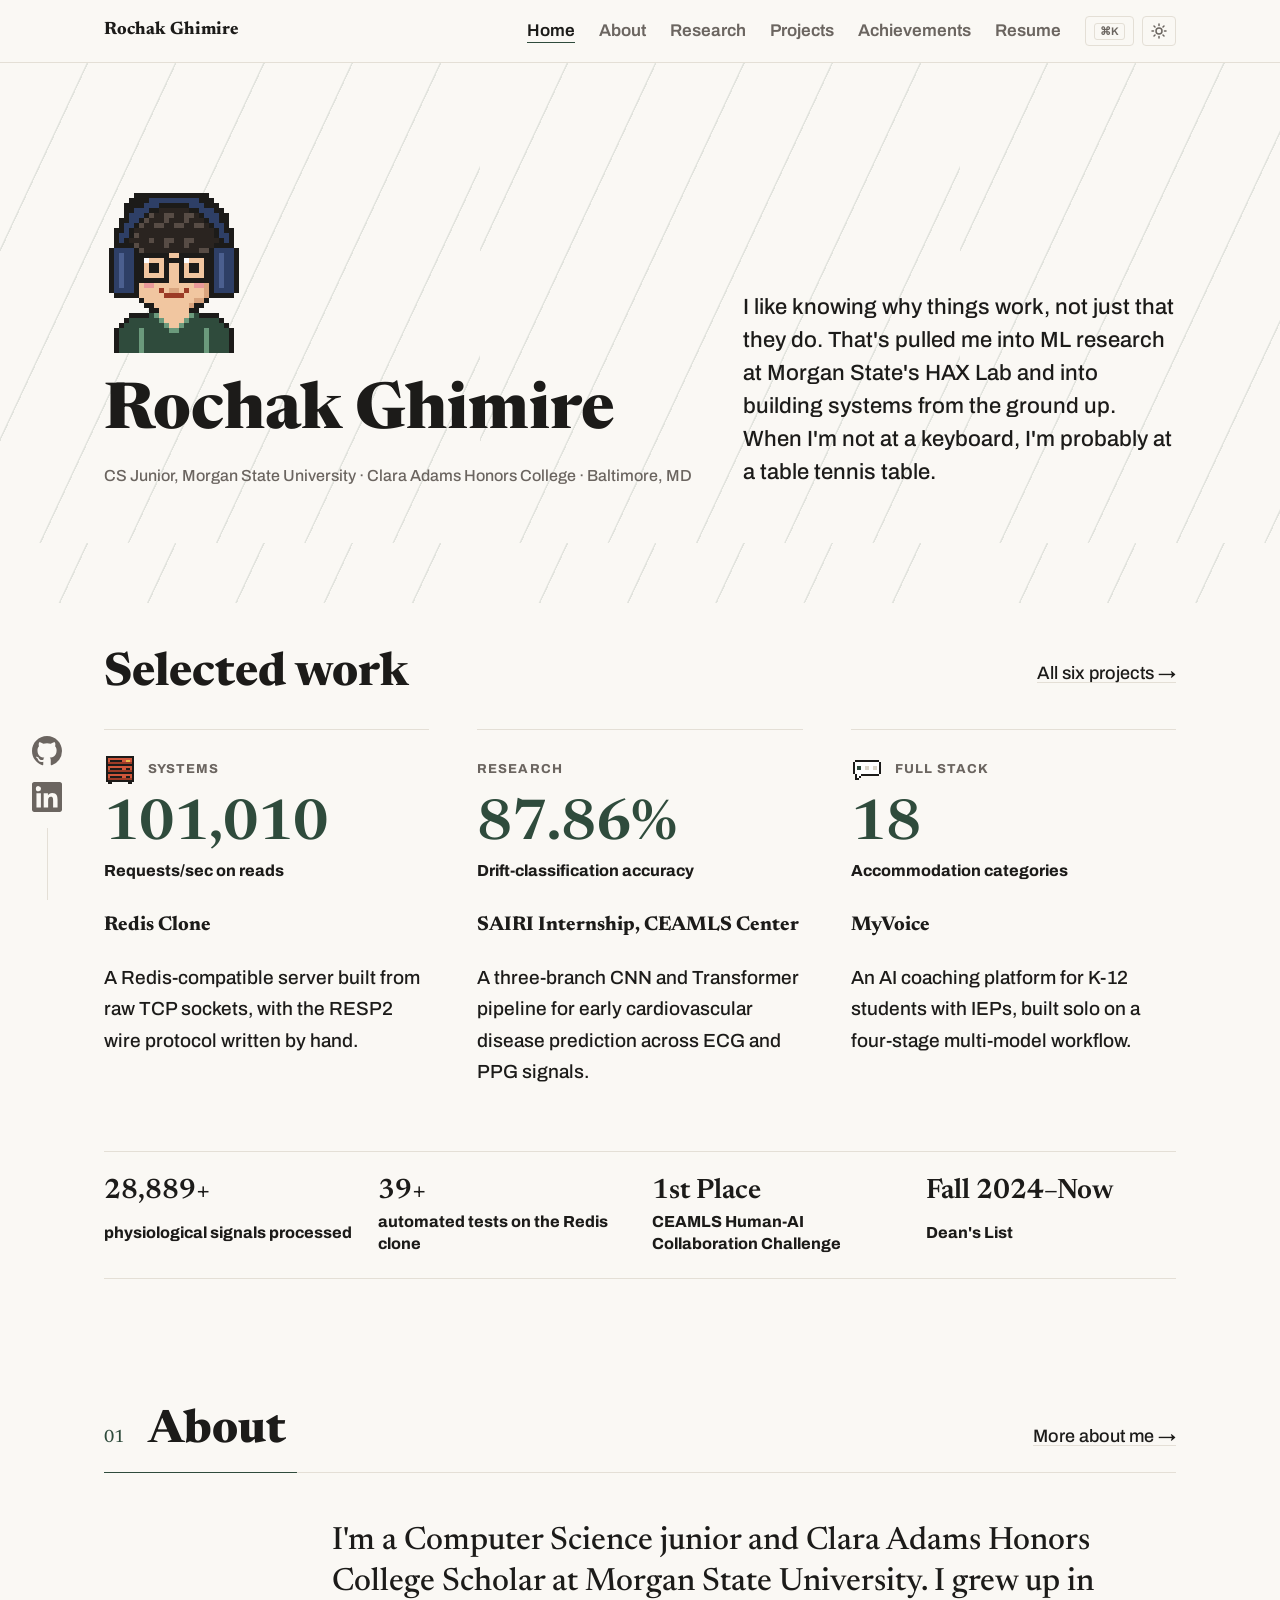
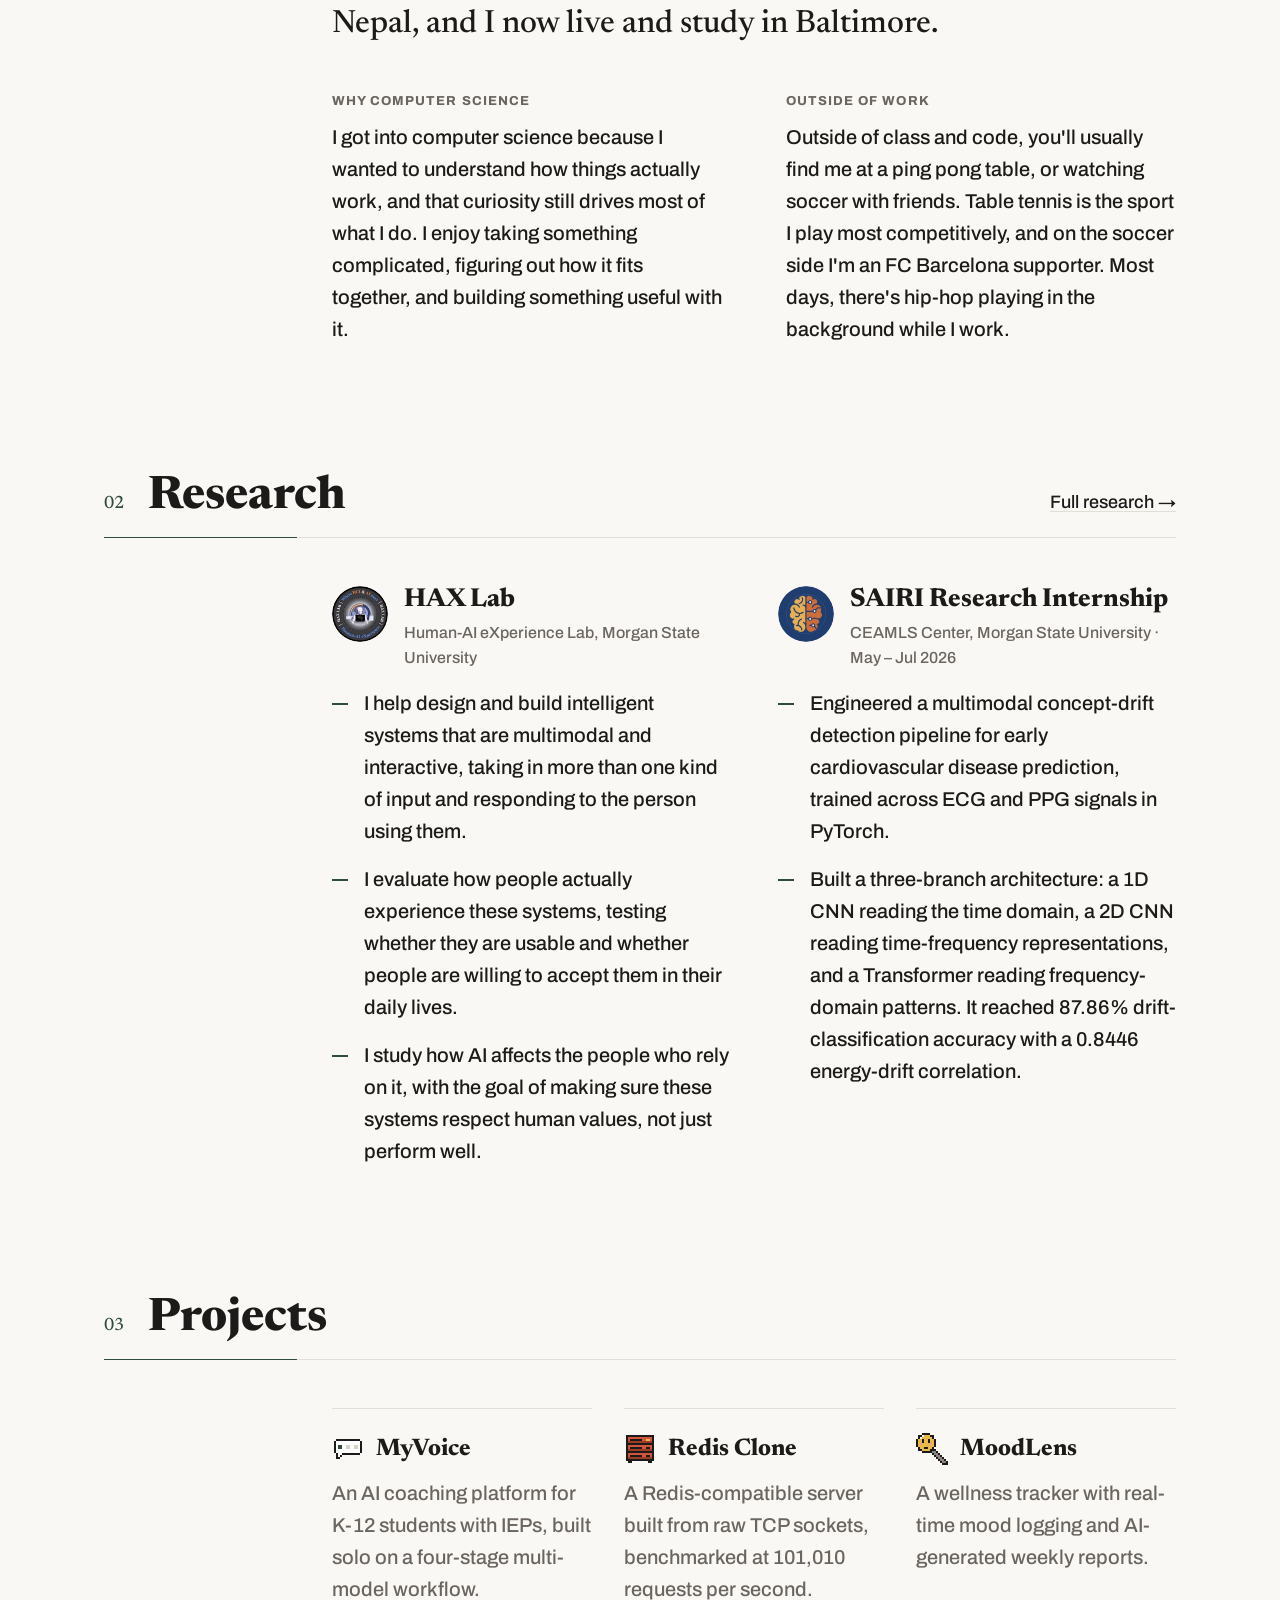
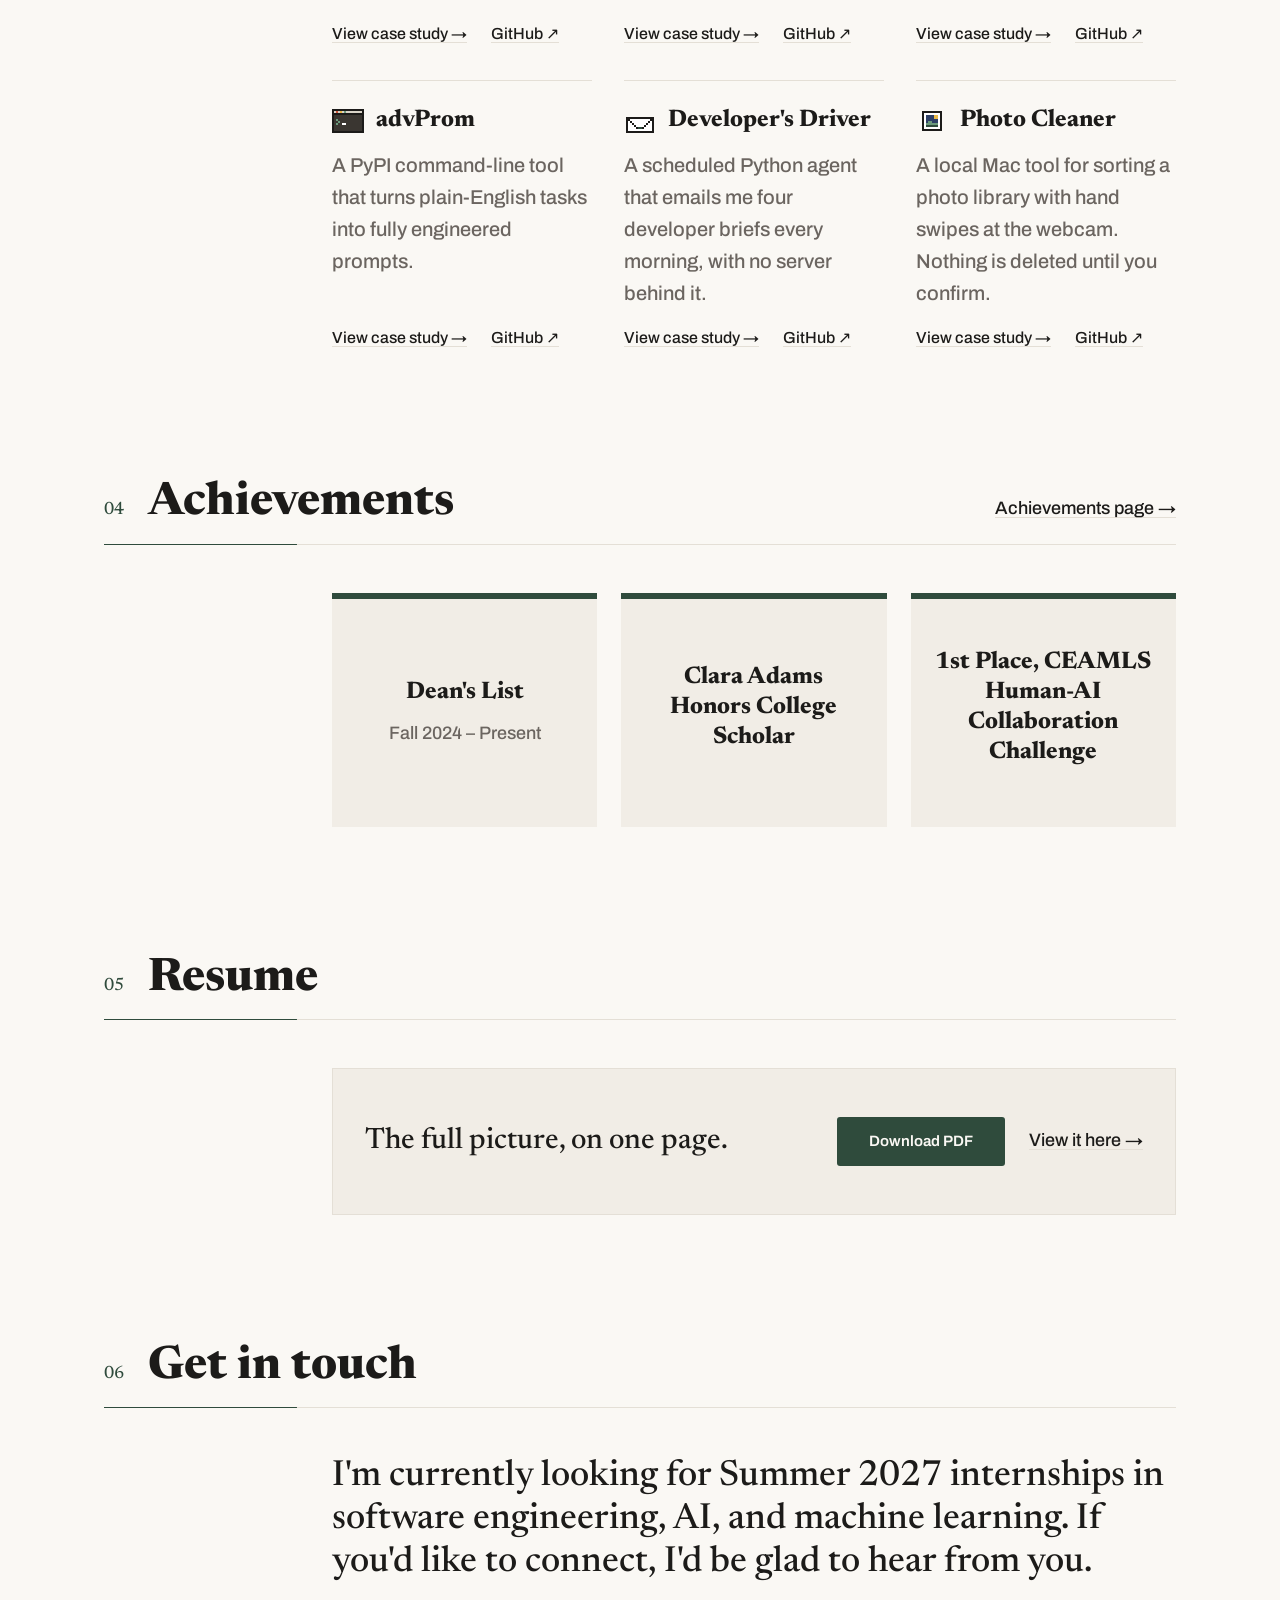
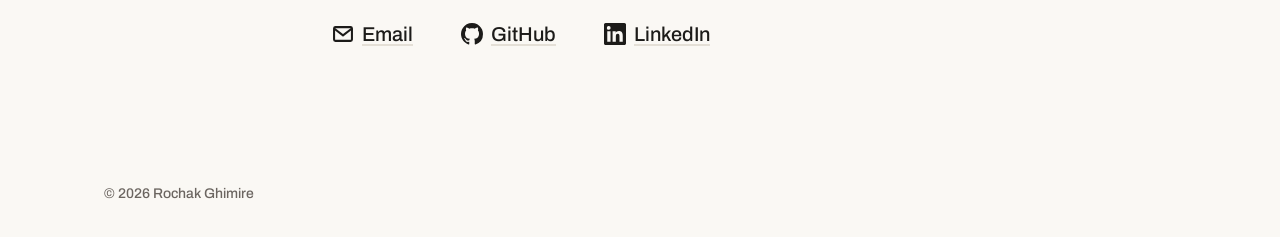
<file: index.html>
<!doctype html>
<html lang="en">
<head>
<meta charset="UTF-8">
<meta name="viewport" content="width=device-width, initial-scale=1.0">
<meta name="color-scheme" content="light dark">
<meta name="theme-color" content="#FAF8F4" media="(prefers-color-scheme: light)">
<meta name="theme-color" content="#161512" media="(prefers-color-scheme: dark)">
<script>
  (function () {
    var t;
    try { t = localStorage.getItem('theme'); } catch (e) {}
    if (t !== 'light' && t !== 'dark') t = matchMedia('(prefers-color-scheme: dark)').matches ? 'dark' : 'light';
    document.documentElement.dataset.theme = t;
  })();
</script>
<title>Rochak Ghimire &middot; CS Junior, Morgan State University</title>
<meta name="description" content="CS junior at Morgan State University building systems from the wire protocol up, including a Redis clone and a cardiovascular disease detection pipeline.">
<link rel="icon" type="image/svg+xml" href="assets/favicon.svg">
<link rel="icon" type="image/png" sizes="192x192" href="assets/favicon.png">
<link rel="apple-touch-icon" href="assets/apple-touch-icon.png">
<meta property="og:type" content="website">
<meta property="og:title" content="Rochak Ghimire &middot; CS Junior, Morgan State University">
<meta property="og:description" content="CS junior at Morgan State University building systems from the wire protocol up, including a Redis clone and a cardiovascular disease detection pipeline.">
<meta property="og:url" content="https://rochakghimire.com/">
<meta property="og:image" content="https://rochakghimire.com/assets/images/og-image.png">
<meta name="twitter:card" content="summary_large_image">
<meta name="twitter:title" content="Rochak Ghimire &middot; CS Junior, Morgan State University">
<meta name="twitter:description" content="CS junior at Morgan State University building systems from the wire protocol up, including a Redis clone and a cardiovascular disease detection pipeline.">
<meta name="twitter:image" content="https://rochakghimire.com/assets/images/og-image.png">
<link rel="preconnect" href="https://fonts.googleapis.com">
<link rel="preconnect" href="https://fonts.gstatic.com" crossorigin>
<link href="https://fonts.googleapis.com/css2?family=Newsreader:wght@200..800&family=Archivo:wght@100..900&display=swap" rel="stylesheet">
<link rel="stylesheet" href="css/styles.css">
</head>
<body>

<div class="sp-progress" aria-hidden="true"></div>
<a class="skip-link" href="#main">Skip to content</a>

<header class="site-header">
  <nav class="site-nav" aria-label="Primary">
    <a class="nav-name" href="index.html">Rochak Ghimire</a>
    <div class="nav-right">
      <ul class="nav-links">
        <li><a href="index.html" aria-current="page">Home</a></li>
        <li><a href="about.html">About</a></li>
        <li><a href="research.html">Research</a></li>
        <li><a href="projects.html">Projects</a></li>
        <li><a href="achievements.html">Achievements</a></li>
        <li><a href="resume.html">Resume</a></li>
      </ul>
      <div class="nav-tools">
        <button class="tool-btn palette-open" type="button" aria-label="Open command palette" aria-keyshortcuts="Meta+K Control+K"><kbd>&#8984;K</kbd></button>
        <button class="tool-btn theme-toggle" type="button" aria-label="Dark mode" aria-pressed="false">
          <svg class="icon-sun" viewBox="0 0 16 16" aria-hidden="true" fill="none" stroke="currentColor" stroke-width="1.5" stroke-linecap="round"><circle cx="8" cy="8" r="3"/><path d="M8 1v1.5M8 13.5V15M1 8h1.5M13.5 8H15M3 3l1 1M12 12l1 1M3 13l1-1M12 4l1-1"/></svg>
          <svg class="icon-moon" viewBox="0 0 16 16" aria-hidden="true" fill="none" stroke="currentColor" stroke-width="1.5" stroke-linejoin="round"><path d="M13.5 9.5A5.5 5.5 0 0 1 6.5 2.5a5.5 5.5 0 1 0 7 7z"/></svg>
        </button>
      </div>
    </div>
  </nav>
</header>

<main id="main">
  <section class="hero-section">
    <div class="bg-lines" aria-hidden="true"></div>
    <div class="hero wrap">
      <div class="hero-intro">
        <span class="sprite sprite--avatar-wave" aria-hidden="true"></span>
        <h1>Rochak Ghimire</h1>
        <p class="hero-status">CS Junior, Morgan State University &middot; Clara Adams Honors College &middot; Baltimore, MD</p>
      </div>
      <p class="hero-line">I like knowing why things work, not just that they do. That's pulled me into ML research at Morgan State's HAX Lab and into building systems from the ground up. When I'm not at a keyboard, I'm probably at a table tennis table.</p>
    </div>
  </section>

  <section class="selected wrap" aria-labelledby="selected-title" data-reveal-group>
    <div class="selected-head">
      <h2 id="selected-title" class="editorial-label">Selected work</h2>
      <a class="link-underline" href="projects.html">All six projects &rarr;</a>
    </div>
    <div class="selected-list">
      <article class="work reveal">
        <p class="work-kicker"><span class="sprite sprite--server-stack" aria-hidden="true"></span>Systems</p>
        <p class="work-number" data-count>101,010</p>
        <p class="work-unit">Requests/sec on reads</p>
        <h3><a href="projects/redis-clone.html">Redis Clone</a></h3>
        <p class="work-summary">A Redis-compatible server built from raw TCP sockets, with the RESP2 wire protocol written by hand.</p>
      </article>
      <article class="work reveal">
        <p class="work-kicker">Research</p>
        <p class="work-number" data-count>87.86%</p>
        <p class="work-unit">Drift-classification accuracy</p>
        <h3><a href="research.html">SAIRI Internship, CEAMLS Center</a></h3>
        <p class="work-summary">A three-branch CNN and Transformer pipeline for early cardiovascular disease prediction across ECG and PPG signals.</p>
      </article>
      <article class="work reveal">
        <p class="work-kicker"><span class="sprite sprite--speech" aria-hidden="true"></span>Full stack</p>
        <p class="work-number" data-count>18</p>
        <p class="work-unit">Accommodation categories</p>
        <h3><a href="projects/myvoice.html">MyVoice</a></h3>
        <p class="work-summary">An AI coaching platform for K-12 students with IEPs, built solo on a four-stage multi-model workflow.</p>
      </article>
    </div>

    <dl class="stats reveal">
      <div><dt>physiological signals processed</dt><dd data-count>30,000+</dd></div>
      <div><dt>automated tests on the Redis clone</dt><dd data-count>40+</dd></div>
      <div><dt>CEAMLS Human-AI Collaboration Challenge</dt><dd>1st Place</dd></div>
      <div><dt>Dean's List</dt><dd>Fall 2024&ndash;Now</dd></div>
    </dl>
  </section>

  <section class="sp-section wrap" id="about" aria-labelledby="about-title">
    <header class="sp-head reveal">
      <span class="sp-num">01</span>
      <h2 id="about-title" class="sp-title">About</h2>
      <a class="sp-more link-underline" href="about.html">More about me &rarr;</a>
      <span class="sp-rule" aria-hidden="true"></span>
    </header>
    <div class="sp-body" data-reveal-group>
      <p class="sp-lede reveal">I'm a Computer Science junior and Clara Adams Honors College Scholar at Morgan State University. I grew up in Nepal, and I now live and study in Baltimore.</p>
      <div class="sp-about-cols">
        <div class="reveal"><h3>Why computer science</h3><p>I got into computer science because I wanted to understand how things actually work, and that curiosity still drives most of what I do. I enjoy taking something complicated, figuring out how it fits together, and building something useful with it.</p></div>
        <div class="reveal"><h3>Outside of work</h3><p>Outside of class and code, you'll usually find me at a ping pong table, or watching soccer with friends. Table tennis is the sport I play most competitively, and on the soccer side I'm an FC Barcelona supporter. Most days, there's hip-hop playing in the background while I work.</p></div>
      </div>
    </div>
  </section>

  <section class="sp-section wrap" id="research" aria-labelledby="research-title">
    <header class="sp-head reveal">
      <span class="sp-num">02</span>
      <h2 id="research-title" class="sp-title">Research</h2>
      <a class="sp-more link-underline" href="research.html">Full research &rarr;</a>
      <span class="sp-rule" aria-hidden="true"></span>
    </header>
    <div class="sp-body" data-reveal-group>
      <div class="sp-labs">
        <article class="entry reveal">
          <div class="entry-head">
            <picture><source srcset="assets/images/hax-lab-logo.webp" type="image/webp"><img class="lab-logo" src="assets/images/hax-lab-logo.png" alt="" width="56" height="56"></picture>
            <div>
              <h3>HAX Lab</h3>
              <p class="entry-meta">Human-AI eXperience Lab, Morgan State University</p>
            </div>
          </div>
          <ul class="entry-points">
            <li>I help design and build intelligent systems that are multimodal and interactive, taking in more than one kind of input and responding to the person using them.</li>
            <li>I evaluate how people actually experience these systems, testing whether they are usable and whether people are willing to accept them in their daily lives.</li>
            <li>I study how AI affects the people who rely on it, with the goal of making sure these systems respect human values, not just perform well.</li>
          </ul>
        </article>
        <article class="entry reveal">
          <div class="entry-head">
            <picture><source srcset="assets/images/ceamls-logo.webp" type="image/webp"><img class="lab-logo" src="assets/images/ceamls-logo.png" alt="" width="56" height="56"></picture>
            <div>
              <h3>SAIRI Research Internship</h3>
              <p class="entry-meta">CEAMLS Center, Morgan State University &middot; May &ndash; Jul 2026</p>
            </div>
          </div>
          <ul class="entry-points">
            <li>Engineered a multimodal concept-drift detection pipeline for early cardiovascular disease prediction, trained across ECG and PPG signals in PyTorch.</li>
            <li>Built a three-branch architecture: a 1D CNN reading the time domain, a 2D CNN reading time-frequency representations, and a Transformer reading frequency-domain patterns. It reached 87.86% drift-classification accuracy with a 0.8446 energy-drift correlation.</li>
          </ul>
        </article>
      </div>
    </div>
  </section>

  <section class="sp-section wrap" id="projects" aria-labelledby="projects-title">
    <header class="sp-head reveal">
      <span class="sp-num">03</span>
      <h2 id="projects-title" class="sp-title">Projects</h2>
      <span class="sp-rule" aria-hidden="true"></span>
    </header>
    <div class="sp-body" data-reveal-group>
        <div class="project-grid">

          <article class="project-card reveal">
            <h3><span class="sprite sprite--speech" aria-hidden="true"></span><a href="projects/myvoice.html">MyVoice</a></h3>
            <p>An AI coaching platform for K-12 students with IEPs, built solo on a four-stage multi-model workflow.</p>
            <div class="project-card-links">
              <a class="link-underline" href="projects/myvoice.html">View case study &rarr;</a>
              <a class="link-underline" href="https://github.com/Kenzoh33/myvoice" target="_blank" rel="noopener">GitHub &#8599;</a>
            </div>
          </article>

          <article class="project-card reveal">
            <h3><span class="sprite sprite--server-stack" aria-hidden="true"></span><a href="projects/redis-clone.html">Redis Clone</a></h3>
            <p>A Redis-compatible server built from raw TCP sockets, benchmarked at 101,010 requests per second.</p>
            <div class="project-card-links">
              <a class="link-underline" href="projects/redis-clone.html">View case study &rarr;</a>
              <a class="link-underline" href="https://github.com/Kenzoh33/redis-clone" target="_blank" rel="noopener">GitHub &#8599;</a>
            </div>
          </article>

          <article class="project-card reveal">
            <h3><span class="sprite sprite--mood-lens" aria-hidden="true"></span><a href="projects/moodlens.html">MoodLens</a></h3>
            <p>A wellness tracker with real-time mood logging and AI-generated weekly reports.</p>
            <div class="project-card-links">
              <a class="link-underline" href="projects/moodlens.html">View case study &rarr;</a>
              <a class="link-underline" href="https://github.com/Kenzoh33/moodlens" target="_blank" rel="noopener">GitHub &#8599;</a>
            </div>
          </article>

          <article class="project-card reveal">
            <h3><span class="sprite sprite--terminal" aria-hidden="true"></span><a href="projects/advprom.html">advProm</a></h3>
            <p>A PyPI command-line tool that turns plain-English tasks into fully engineered prompts.</p>
            <div class="project-card-links">
              <a class="link-underline" href="projects/advprom.html">View case study &rarr;</a>
              <a class="link-underline" href="https://github.com/Kenzoh33/advProm" target="_blank" rel="noopener">GitHub &#8599;</a>
            </div>
          </article>

          <article class="project-card reveal">
            <h3><span class="sprite sprite--envelope" aria-hidden="true"></span><a href="projects/developers-driver.html">Developer's Driver</a></h3>
            <p>A scheduled Python agent that emails me four developer briefs every morning, with no server behind it.</p>
            <div class="project-card-links">
              <a class="link-underline" href="projects/developers-driver.html">View case study &rarr;</a>
              <a class="link-underline" href="https://github.com/Kenzoh33/developers-driver" target="_blank" rel="noopener">GitHub &#8599;</a>
            </div>
          </article>

          <article class="project-card reveal">
            <h3><span class="sprite sprite--photo-swipe" aria-hidden="true"></span><a href="projects/photo-cleaner.html">Photo Cleaner</a></h3>
            <p>A local Mac tool for sorting a photo library with hand swipes at the webcam. Nothing is deleted until you confirm.</p>
            <div class="project-card-links">
              <a class="link-underline" href="projects/photo-cleaner.html">View case study &rarr;</a>
              <a class="link-underline" href="https://github.com/Kenzoh33/photo-cleaner" target="_blank" rel="noopener">GitHub &#8599;</a>
            </div>
          </article>

        </div>
    </div>
  </section>

  <section class="sp-section wrap" id="achievements" aria-labelledby="achievements-title">
    <header class="sp-head reveal">
      <span class="sp-num">04</span>
      <h2 id="achievements-title" class="sp-title">Achievements</h2>
      <a class="sp-more link-underline" href="achievements.html">Achievements page &rarr;</a>
      <span class="sp-rule" aria-hidden="true"></span>
    </header>
    <div class="sp-body" data-reveal-group>
        <div class="achievement-grid">
          <article class="achievement-card achievement-card--feature reveal">
            <h3>Dean's List</h3>
            <p>Fall 2024 &ndash; Present</p>
          </article>
          <article class="achievement-card achievement-card--feature reveal">
            <h3>Clara Adams Honors College Scholar</h3>
          </article>
          <article class="achievement-card achievement-card--feature reveal">
            <h3>1st Place, CEAMLS Human-AI Collaboration Challenge</h3>
          </article>
        </div>
    </div>
  </section>

  <section class="sp-section wrap" id="resume" aria-labelledby="resume-title">
    <header class="sp-head reveal">
      <span class="sp-num">05</span>
      <h2 id="resume-title" class="sp-title">Resume</h2>
      <span class="sp-rule" aria-hidden="true"></span>
    </header>
    <div class="sp-body" data-reveal-group>
      <div class="sp-resume reveal">
        <p>The full picture, on one page.</p>
        <div class="sp-resume-actions">
          <a class="btn" href="assets/resume.pdf" download>Download PDF</a>
          <a class="link-underline" href="resume.html">View it here &rarr;</a>
        </div>
      </div>
    </div>
  </section>

  <section class="sp-section wrap" id="contact" aria-labelledby="contact-title">
    <header class="sp-head reveal">
      <span class="sp-num">06</span>
      <h2 id="contact-title" class="sp-title">Get in touch</h2>
      <span class="sp-rule" aria-hidden="true"></span>
    </header>
    <div class="sp-body" data-reveal-group>
      <div class="sp-contact">
        <p class="sp-contact-line reveal">I'm currently looking for Summer 2027 internships in software engineering, AI, and machine learning. If you'd like to connect, I'd be glad to hear from you.</p>
        <div class="reveal">
          <ul class="contact-links">
            <li><a class="link-underline contact-link" href="mailto:rochakghimire2@gmail.com"><svg class="contact-icon" viewBox="0 0 16 16" aria-hidden="true" fill="none" stroke="currentColor" stroke-width="1.5" stroke-linejoin="round"><rect x="1.5" y="3" width="13" height="10" rx="1"/><path d="M1.5 4l6.5 5 6.5-5"/></svg>Email</a></li>
            <li><a class="link-underline contact-link" href="https://github.com/Kenzoh33" target="_blank" rel="noopener"><svg class="contact-icon" viewBox="0 0 16 16" aria-hidden="true" fill="currentColor"><path d="M8 0C3.58 0 0 3.58 0 8c0 3.54 2.29 6.53 5.47 7.59.4.07.55-.17.55-.38 0-.19-.01-.82-.01-1.49-2.01.37-2.53-.49-2.69-.94-.09-.23-.48-.94-.82-1.13-.28-.15-.68-.52-.01-.53.63-.01 1.08.58 1.23.82.72 1.21 1.87.87 2.33.66.07-.52.28-.87.51-1.07-1.78-.2-3.64-.89-3.64-3.95 0-.87.31-1.59.82-2.15-.08-.2-.36-1.02.08-2.12 0 0 .67-.21 2.2.82.64-.18 1.32-.27 2-.27.68 0 1.36.09 2 .27 1.53-1.04 2.2-.82 2.2-.82.44 1.1.16 1.92.08 2.12.51.56.82 1.27.82 2.15 0 3.07-1.87 3.75-3.65 3.95.29.25.54.73.54 1.48 0 1.07-.01 1.93-.01 2.2 0 .21.15.46.55.38A8.013 8.013 0 0016 8c0-4.42-3.58-8-8-8z"/></svg>GitHub</a></li>
            <li><a class="link-underline contact-link" href="https://linkedin.com/in/rochakghimire" target="_blank" rel="noopener"><svg class="contact-icon" viewBox="0 0 16 16" aria-hidden="true" fill="currentColor"><path d="M14.82 0H1.18C.53 0 0 .52 0 1.15v13.7C0 15.48.53 16 1.18 16h13.64c.65 0 1.18-.52 1.18-1.15V1.15C16 .52 15.47 0 14.82 0zM4.75 13.63H2.38V6h2.37v7.63zM3.56 4.96a1.38 1.38 0 110-2.75 1.38 1.38 0 010 2.75zm10.07 8.67h-2.37V9.92c0-.89-.02-2.02-1.23-2.02-1.23 0-1.42.96-1.42 1.96v3.77H6.24V6h2.27v1.04h.03c.32-.6 1.09-1.23 2.25-1.23 2.4 0 2.84 1.58 2.84 3.64v4.18z"/></svg>LinkedIn</a></li>
          </ul>
        </div>
      </div>
    </div>
  </section>
</main>

<aside class="social-rail" aria-label="Elsewhere">
  <a href="https://github.com/Kenzoh33" target="_blank" rel="noopener" aria-label="GitHub"><svg viewBox="0 0 16 16" aria-hidden="true" fill="currentColor"><path d="M8 0C3.58 0 0 3.58 0 8c0 3.54 2.29 6.53 5.47 7.59.4.07.55-.17.55-.38 0-.19-.01-.82-.01-1.49-2.01.37-2.53-.49-2.69-.94-.09-.23-.48-.94-.82-1.13-.28-.15-.68-.52-.01-.53.63-.01 1.08.58 1.23.82.72 1.21 1.87.87 2.33.66.07-.52.28-.87.51-1.07-1.78-.2-3.64-.89-3.64-3.95 0-.87.31-1.59.82-2.15-.08-.2-.36-1.02.08-2.12 0 0 .67-.21 2.2.82.64-.18 1.32-.27 2-.27.68 0 1.36.09 2 .27 1.53-1.04 2.2-.82 2.2-.82.44 1.1.16 1.92.08 2.12.51.56.82 1.27.82 2.15 0 3.07-1.87 3.75-3.65 3.95.29.25.54.73.54 1.48 0 1.07-.01 1.93-.01 2.2 0 .21.15.46.55.38A8.013 8.013 0 0016 8c0-4.42-3.58-8-8-8z"/></svg></a>
  <a href="https://linkedin.com/in/rochakghimire" target="_blank" rel="noopener" aria-label="LinkedIn"><svg viewBox="0 0 16 16" aria-hidden="true" fill="currentColor"><path d="M14.82 0H1.18C.53 0 0 .52 0 1.15v13.7C0 15.48.53 16 1.18 16h13.64c.65 0 1.18-.52 1.18-1.15V1.15C16 .52 15.47 0 14.82 0zM4.75 13.63H2.38V6h2.37v7.63zM3.56 4.96a1.38 1.38 0 110-2.75 1.38 1.38 0 010 2.75zm10.07 8.67h-2.37V9.92c0-.89-.02-2.02-1.23-2.02-1.23 0-1.42.96-1.42 1.96v3.77H6.24V6h2.27v1.04h.03c.32-.6 1.09-1.23 2.25-1.23 2.4 0 2.84 1.58 2.84 3.64v4.18z"/></svg></a>
</aside>
<p class="site-copy wrap">&copy; 2026 Rochak Ghimire</p>

<script src="js/main.js" defer></script>
<script src="js/palette.js" defer></script>
<script src="js/count-up.js" defer></script>
</body>
</html>
</file>
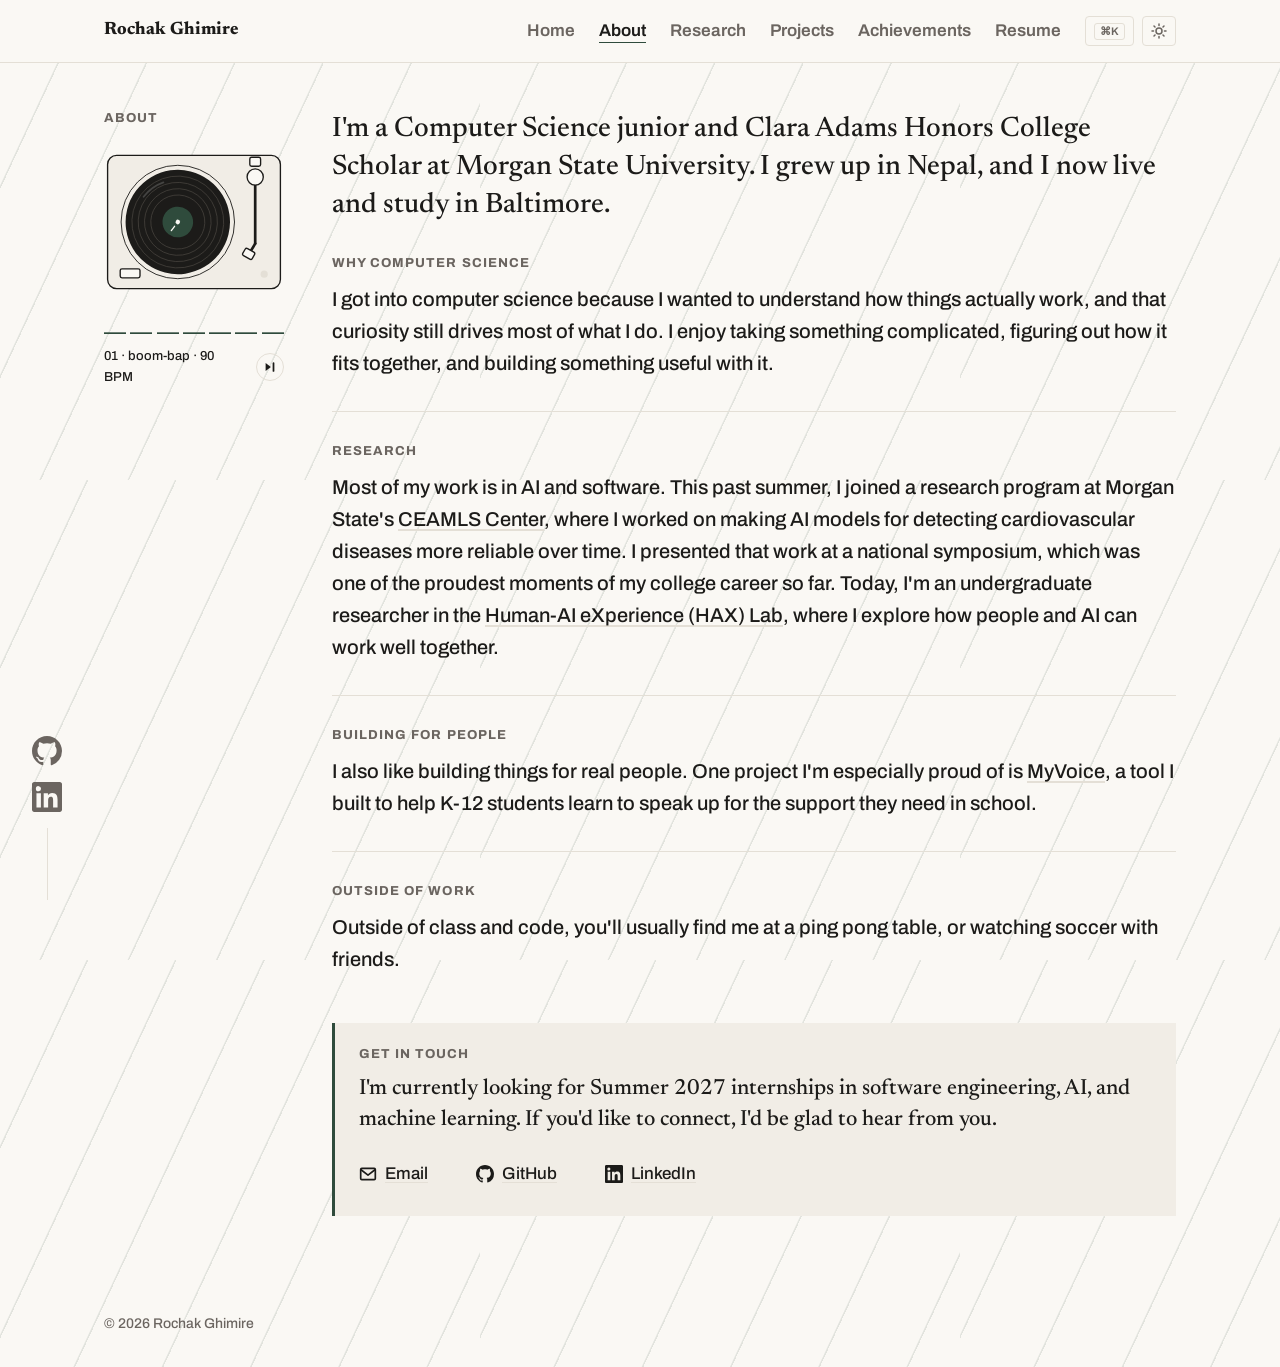
<file: about.html>
<!doctype html>
<html lang="en">
<head>
<meta charset="UTF-8">
<meta name="viewport" content="width=device-width, initial-scale=1.0">
<meta name="color-scheme" content="light dark">
<meta name="theme-color" content="#FAF8F4" media="(prefers-color-scheme: light)">
<meta name="theme-color" content="#161512" media="(prefers-color-scheme: dark)">
<script>
  (function () {
    var t;
    try { t = localStorage.getItem('theme'); } catch (e) {}
    if (t !== 'light' && t !== 'dark') t = matchMedia('(prefers-color-scheme: dark)').matches ? 'dark' : 'light';
    document.documentElement.dataset.theme = t;
  })();
</script>
<title>About &middot; Rochak Ghimire</title>
<meta name="description" content="CS junior and Clara Adams Honors College Scholar at Morgan State. I grew up in Nepal, research AI at the HAX Lab, and I'm looking for Summer 2027 internships.">
<link rel="icon" type="image/svg+xml" href="assets/favicon.svg">
<link rel="icon" type="image/png" sizes="192x192" href="assets/favicon.png">
<link rel="apple-touch-icon" href="assets/apple-touch-icon.png">
<meta property="og:type" content="website">
<meta property="og:title" content="About &middot; Rochak Ghimire">
<meta property="og:description" content="CS junior and Clara Adams Honors College Scholar at Morgan State. I grew up in Nepal, research AI at the HAX Lab, and I'm looking for Summer 2027 internships.">
<meta property="og:url" content="https://rochakghimire.com/about.html">
<meta property="og:image" content="https://rochakghimire.com/assets/images/og-image.png">
<meta name="twitter:card" content="summary_large_image">
<meta name="twitter:title" content="About &middot; Rochak Ghimire">
<meta name="twitter:description" content="CS junior and Clara Adams Honors College Scholar at Morgan State. I grew up in Nepal, research AI at the HAX Lab, and I'm looking for Summer 2027 internships.">
<meta name="twitter:image" content="https://rochakghimire.com/assets/images/og-image.png">
<link rel="preconnect" href="https://fonts.googleapis.com">
<link rel="preconnect" href="https://fonts.gstatic.com" crossorigin>
<link href="https://fonts.googleapis.com/css2?family=Newsreader:wght@200..800&family=Archivo:wght@100..900&display=swap" rel="stylesheet">
<link rel="stylesheet" href="css/styles.css">
</head>
<body class="page-lines">

<a class="skip-link" href="#main">Skip to content</a>

<header class="site-header">
  <nav class="site-nav" aria-label="Primary">
    <a class="nav-name" href="index.html">Rochak Ghimire</a>
    <div class="nav-right">
      <ul class="nav-links">
        <li><a href="index.html">Home</a></li>
        <li><a href="about.html" aria-current="page">About</a></li>
        <li><a href="research.html">Research</a></li>
        <li><a href="projects.html">Projects</a></li>
        <li><a href="achievements.html">Achievements</a></li>
        <li><a href="resume.html">Resume</a></li>
      </ul>
      <div class="nav-tools">
        <button class="tool-btn palette-open" type="button" aria-label="Open command palette" aria-keyshortcuts="Meta+K Control+K"><kbd>&#8984;K</kbd></button>
        <button class="tool-btn theme-toggle" type="button" aria-label="Dark mode" aria-pressed="false">
          <svg class="icon-sun" viewBox="0 0 16 16" aria-hidden="true" fill="none" stroke="currentColor" stroke-width="1.5" stroke-linecap="round"><circle cx="8" cy="8" r="3"/><path d="M8 1v1.5M8 13.5V15M1 8h1.5M13.5 8H15M3 3l1 1M12 12l1 1M3 13l1-1M12 4l1-1"/></svg>
          <svg class="icon-moon" viewBox="0 0 16 16" aria-hidden="true" fill="none" stroke="currentColor" stroke-width="1.5" stroke-linejoin="round"><path d="M13.5 9.5A5.5 5.5 0 0 1 6.5 2.5a5.5 5.5 0 1 0 7 7z"/></svg>
        </button>
      </div>
    </div>
  </nav>
</header>

<main id="main">
  <section class="wrap">
    <div class="editorial-row">
      <div class="editorial-aside">
        <h1 class="editorial-label">About</h1>
        <figure class="turntable">
          <button class="turntable-deck" type="button" aria-pressed="false" disabled aria-label="Play the beat">
            <svg viewBox="0 0 200 160" aria-hidden="true">
              <rect class="plinth" x="4" y="6" width="192" height="148" rx="10"/>
              <circle class="platter" cx="82" cy="80" r="63"/>
              <g class="record">
                <circle class="vinyl" cx="82" cy="80" r="58"/>
                <circle class="groove" cx="82" cy="80" r="51"/>
                <circle class="groove" cx="82" cy="80" r="44"/>
                <circle class="groove" cx="82" cy="80" r="37"/>
                <circle class="groove" cx="82" cy="80" r="30"/>
                <circle class="label" cx="82" cy="80" r="17"/>
                <line class="label-mark" x1="82" y1="68" x2="82" y2="74"/>
                <circle class="spindle" cx="82" cy="80" r="2.5"/>
              </g>
              <path class="sheen" d="M 44 52 A 48 48 0 0 1 66 36"/>
              <g class="tonearm">
                <rect class="arm-part" x="162" y="8" width="12" height="10" rx="2"/>
                <line class="arm-line" x1="168" y1="30" x2="168" y2="104"/>
                <line class="arm-line" x1="168" y1="104" x2="162" y2="114"/>
                <rect class="arm-part" x="155" y="111" width="12" height="9" rx="2" transform="rotate(30 161 115)"/>
                <circle class="arm-part" cx="168" cy="30" r="9"/>
              </g>
              <circle class="led" cx="178" cy="138" r="4"/>
              <rect class="arm-part" x="18" y="132" width="22" height="10" rx="2"/>
            </svg>
          </button>
          <div class="turntable-bars" aria-hidden="true"><span></span><span></span><span></span><span></span><span></span><span></span><span></span></div>
          <figcaption>
            <span class="turntable-title">01 &middot; boom-bap &middot; 90 BPM</span>
            <button class="turntable-next" type="button" aria-label="Next beat" disabled>
              <svg viewBox="0 0 16 16" aria-hidden="true"><path d="M3 3.5 L9 8 L3 12.5 Z"/><line x1="12" y1="3.5" x2="12" y2="12.5"/></svg>
            </button>
          </figcaption>
        </figure>
      </div>
      <div class="editorial-content is-wide" data-reveal-group>
        <p class="reveal about-lede">I'm a Computer Science junior and Clara Adams Honors College Scholar at Morgan State University. I grew up in Nepal, and I now live and study in Baltimore.</p>

        <section class="reveal about-block" aria-labelledby="about-why">
          <h2 id="about-why" class="editorial-label">Why computer science</h2>
          <p>I got into computer science because I wanted to understand how things actually work, and that curiosity still drives most of what I do. I enjoy taking something complicated, figuring out how it fits together, and building something useful with it.</p>
        </section>

        <section class="reveal about-block" aria-labelledby="about-research">
          <h2 id="about-research" class="editorial-label">Research</h2>
          <p>Most of my work is in AI and software. This past summer, I joined a research program at Morgan State's <a class="link-underline" href="research.html">CEAMLS Center</a>, where I worked on making AI models for detecting cardiovascular diseases more reliable over time. I presented that work at a national symposium, which was one of the proudest moments of my college career so far. Today, I'm an undergraduate researcher in the <a class="link-underline" href="research.html">Human-AI eXperience (HAX) Lab</a>, where I explore how people and AI can work well together.</p>
        </section>

        <section class="reveal about-block" aria-labelledby="about-building">
          <h2 id="about-building" class="editorial-label">Building for people</h2>
          <p>I also like building things for real people. One project I'm especially proud of is <a class="link-underline" href="projects/myvoice.html">MyVoice</a>, a tool I built to help K-12 students learn to speak up for the support they need in school.</p>
        </section>

        <section class="reveal about-block" aria-labelledby="about-outside">
          <h2 id="about-outside" class="editorial-label">Outside of work</h2>
          <p>Outside of class and code, you'll usually find me at a ping pong table, or watching soccer with friends.</p>
        </section>

        <div class="reveal about-cta" id="contact">
          <h2 class="editorial-label">Get in touch</h2>
          <p class="about-cta-line">I'm currently looking for Summer 2027 internships in software engineering, AI, and machine learning. If you'd like to connect, I'd be glad to hear from you.</p>
          <ul class="contact-links">
            <li><a class="link-underline contact-link" href="mailto:rochakghimire2@gmail.com"><svg class="contact-icon" viewBox="0 0 16 16" aria-hidden="true" fill="none" stroke="currentColor" stroke-width="1.5" stroke-linejoin="round"><rect x="1.5" y="3" width="13" height="10" rx="1"/><path d="M1.5 4l6.5 5 6.5-5"/></svg>Email</a></li>
            <li><a class="link-underline contact-link" href="https://github.com/Kenzoh33" target="_blank" rel="noopener"><svg class="contact-icon" viewBox="0 0 16 16" aria-hidden="true" fill="currentColor"><path d="M8 0C3.58 0 0 3.58 0 8c0 3.54 2.29 6.53 5.47 7.59.4.07.55-.17.55-.38 0-.19-.01-.82-.01-1.49-2.01.37-2.53-.49-2.69-.94-.09-.23-.48-.94-.82-1.13-.28-.15-.68-.52-.01-.53.63-.01 1.08.58 1.23.82.72 1.21 1.87.87 2.33.66.07-.52.28-.87.51-1.07-1.78-.2-3.64-.89-3.64-3.95 0-.87.31-1.59.82-2.15-.08-.2-.36-1.02.08-2.12 0 0 .67-.21 2.2.82.64-.18 1.32-.27 2-.27.68 0 1.36.09 2 .27 1.53-1.04 2.2-.82 2.2-.82.44 1.1.16 1.92.08 2.12.51.56.82 1.27.82 2.15 0 3.07-1.87 3.75-3.65 3.95.29.25.54.73.54 1.48 0 1.07-.01 1.93-.01 2.2 0 .21.15.46.55.38A8.013 8.013 0 0016 8c0-4.42-3.58-8-8-8z"/></svg>GitHub</a></li>
            <li><a class="link-underline contact-link" href="https://linkedin.com/in/rochakghimire" target="_blank" rel="noopener"><svg class="contact-icon" viewBox="0 0 16 16" aria-hidden="true" fill="currentColor"><path d="M14.82 0H1.18C.53 0 0 .52 0 1.15v13.7C0 15.48.53 16 1.18 16h13.64c.65 0 1.18-.52 1.18-1.15V1.15C16 .52 15.47 0 14.82 0zM4.75 13.63H2.38V6h2.37v7.63zM3.56 4.96a1.38 1.38 0 110-2.75 1.38 1.38 0 010 2.75zm10.07 8.67h-2.37V9.92c0-.89-.02-2.02-1.23-2.02-1.23 0-1.42.96-1.42 1.96v3.77H6.24V6h2.27v1.04h.03c.32-.6 1.09-1.23 2.25-1.23 2.4 0 2.84 1.58 2.84 3.64v4.18z"/></svg>LinkedIn</a></li>
          </ul>
        </div>
      </div>
    </div>
  </section>
</main>

<aside class="social-rail" aria-label="Elsewhere">
  <a href="https://github.com/Kenzoh33" target="_blank" rel="noopener" aria-label="GitHub"><svg viewBox="0 0 16 16" aria-hidden="true" fill="currentColor"><path d="M8 0C3.58 0 0 3.58 0 8c0 3.54 2.29 6.53 5.47 7.59.4.07.55-.17.55-.38 0-.19-.01-.82-.01-1.49-2.01.37-2.53-.49-2.69-.94-.09-.23-.48-.94-.82-1.13-.28-.15-.68-.52-.01-.53.63-.01 1.08.58 1.23.82.72 1.21 1.87.87 2.33.66.07-.52.28-.87.51-1.07-1.78-.2-3.64-.89-3.64-3.95 0-.87.31-1.59.82-2.15-.08-.2-.36-1.02.08-2.12 0 0 .67-.21 2.2.82.64-.18 1.32-.27 2-.27.68 0 1.36.09 2 .27 1.53-1.04 2.2-.82 2.2-.82.44 1.1.16 1.92.08 2.12.51.56.82 1.27.82 2.15 0 3.07-1.87 3.75-3.65 3.95.29.25.54.73.54 1.48 0 1.07-.01 1.93-.01 2.2 0 .21.15.46.55.38A8.013 8.013 0 0016 8c0-4.42-3.58-8-8-8z"/></svg></a>
  <a href="https://linkedin.com/in/rochakghimire" target="_blank" rel="noopener" aria-label="LinkedIn"><svg viewBox="0 0 16 16" aria-hidden="true" fill="currentColor"><path d="M14.82 0H1.18C.53 0 0 .52 0 1.15v13.7C0 15.48.53 16 1.18 16h13.64c.65 0 1.18-.52 1.18-1.15V1.15C16 .52 15.47 0 14.82 0zM4.75 13.63H2.38V6h2.37v7.63zM3.56 4.96a1.38 1.38 0 110-2.75 1.38 1.38 0 010 2.75zm10.07 8.67h-2.37V9.92c0-.89-.02-2.02-1.23-2.02-1.23 0-1.42.96-1.42 1.96v3.77H6.24V6h2.27v1.04h.03c.32-.6 1.09-1.23 2.25-1.23 2.4 0 2.84 1.58 2.84 3.64v4.18z"/></svg></a>
</aside>
<p class="site-copy wrap">&copy; 2026 Rochak Ghimire</p>

<script src="js/main.js" defer></script>
<script src="js/palette.js" defer></script>
<script src="js/turntable.js" defer></script></body>
</html>
</file>
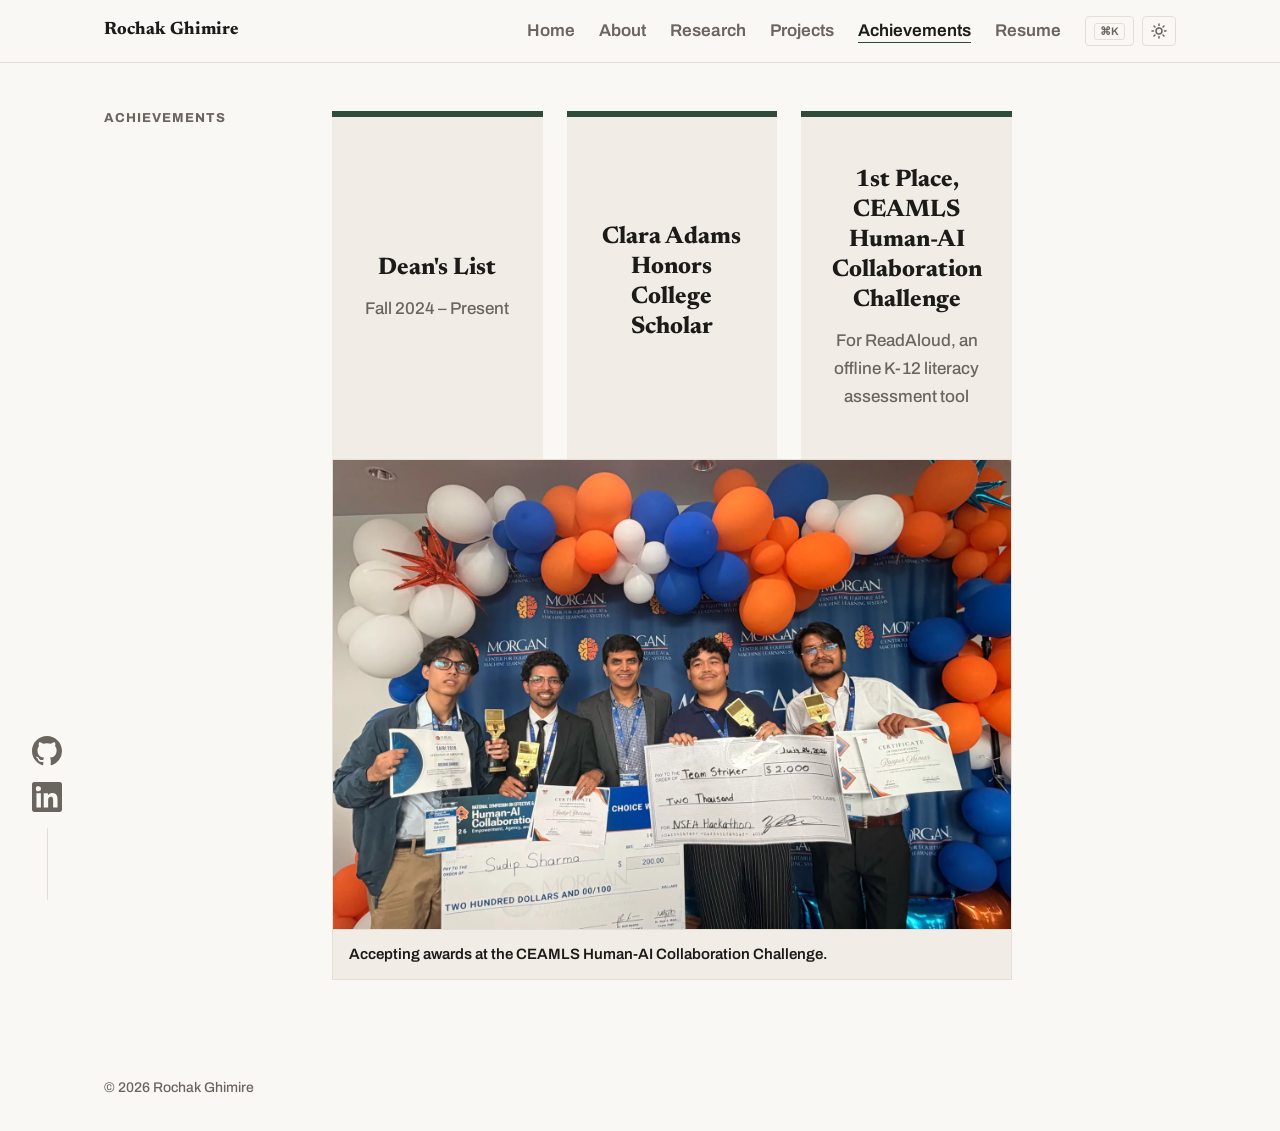
<file: achievements.html>
<!doctype html>
<html lang="en">
<head>
<meta charset="UTF-8">
<meta name="viewport" content="width=device-width, initial-scale=1.0">
<meta name="color-scheme" content="light dark">
<meta name="theme-color" content="#FAF8F4" media="(prefers-color-scheme: light)">
<meta name="theme-color" content="#161512" media="(prefers-color-scheme: dark)">
<script>
  (function () {
    var t;
    try { t = localStorage.getItem('theme'); } catch (e) {}
    if (t !== 'light' && t !== 'dark') t = matchMedia('(prefers-color-scheme: dark)').matches ? 'dark' : 'light';
    document.documentElement.dataset.theme = t;
  })();
</script>
<title>Achievements &middot; Rochak Ghimire</title>
<meta name="description" content="Dean's List, Clara Adams Honors College Scholar, and 1st place in the CEAMLS Human-AI Collaboration Challenge.">
<link rel="icon" type="image/svg+xml" href="assets/favicon.svg">
<link rel="icon" type="image/png" sizes="192x192" href="assets/favicon.png">
<link rel="apple-touch-icon" href="assets/apple-touch-icon.png">
<meta property="og:type" content="website">
<meta property="og:title" content="Achievements &middot; Rochak Ghimire">
<meta property="og:description" content="Dean's List, Clara Adams Honors College Scholar, and 1st place in the CEAMLS Human-AI Collaboration Challenge.">
<meta property="og:url" content="https://rochakghimire.com/achievements.html">
<meta property="og:image" content="https://rochakghimire.com/assets/images/og-image.png">
<meta name="twitter:card" content="summary_large_image">
<meta name="twitter:title" content="Achievements &middot; Rochak Ghimire">
<meta name="twitter:description" content="Dean's List, Clara Adams Honors College Scholar, and 1st place in the CEAMLS Human-AI Collaboration Challenge.">
<meta name="twitter:image" content="https://rochakghimire.com/assets/images/og-image.png">
<link rel="preconnect" href="https://fonts.googleapis.com">
<link rel="preconnect" href="https://fonts.gstatic.com" crossorigin>
<link href="https://fonts.googleapis.com/css2?family=Newsreader:wght@200..800&family=Archivo:wght@100..900&display=swap" rel="stylesheet">
<link rel="stylesheet" href="css/styles.css">
</head>
<body>

<a class="skip-link" href="#main">Skip to content</a>

<header class="site-header">
  <nav class="site-nav" aria-label="Primary">
    <a class="nav-name" href="index.html">Rochak Ghimire</a>
    <div class="nav-right">
      <ul class="nav-links">
        <li><a href="index.html">Home</a></li>
        <li><a href="about.html">About</a></li>
        <li><a href="research.html">Research</a></li>
        <li><a href="projects.html">Projects</a></li>
        <li><a href="achievements.html" aria-current="page">Achievements</a></li>
        <li><a href="resume.html">Resume</a></li>
      </ul>
      <div class="nav-tools">
        <button class="tool-btn palette-open" type="button" aria-label="Open command palette" aria-keyshortcuts="Meta+K Control+K"><kbd>&#8984;K</kbd></button>
        <button class="tool-btn theme-toggle" type="button" aria-label="Dark mode" aria-pressed="false">
          <svg class="icon-sun" viewBox="0 0 16 16" aria-hidden="true" fill="none" stroke="currentColor" stroke-width="1.5" stroke-linecap="round"><circle cx="8" cy="8" r="3"/><path d="M8 1v1.5M8 13.5V15M1 8h1.5M13.5 8H15M3 3l1 1M12 12l1 1M3 13l1-1M12 4l1-1"/></svg>
          <svg class="icon-moon" viewBox="0 0 16 16" aria-hidden="true" fill="none" stroke="currentColor" stroke-width="1.5" stroke-linejoin="round"><path d="M13.5 9.5A5.5 5.5 0 0 1 6.5 2.5a5.5 5.5 0 1 0 7 7z"/></svg>
        </button>
      </div>
    </div>
  </nav>
</header>

<main id="main">
  <section class="wrap">
    <div class="editorial-row">
      <h1 class="editorial-label">Achievements</h1>
      <div class="editorial-content" data-reveal-group>
        <div class="achievement-grid">
          <article class="achievement-card achievement-card--feature reveal">
            <h2>Dean's List</h2>
            <p>Fall 2024 &ndash; Present</p>
          </article>
          <article class="achievement-card achievement-card--feature reveal">
            <h2>Clara Adams Honors College Scholar</h2>
          </article>
          <article class="achievement-card achievement-card--feature reveal">
            <h2>1st Place, CEAMLS Human-AI Collaboration Challenge</h2>
            <p>For ReadAloud, an offline K-12 literacy assessment tool</p>
          </article>
        </div>
        <figure class="photo reveal reveal-img">
          <picture>
            <source srcset="assets/images/human-ai-challenge-award.webp" type="image/webp">
            <img src="assets/images/human-ai-challenge-award.jpg" alt="Rochak Ghimire and teammates holding certificates and prize checks at the CEAMLS Human-AI Collaboration Challenge awards ceremony at Morgan State University.">
          </picture>
          <figcaption>Accepting awards at the CEAMLS Human-AI Collaboration Challenge.</figcaption>
        </figure>
      </div>
    </div>
  </section>
</main>

<aside class="social-rail" aria-label="Elsewhere">
  <a href="https://github.com/Kenzoh33" target="_blank" rel="noopener" aria-label="GitHub"><svg viewBox="0 0 16 16" aria-hidden="true" fill="currentColor"><path d="M8 0C3.58 0 0 3.58 0 8c0 3.54 2.29 6.53 5.47 7.59.4.07.55-.17.55-.38 0-.19-.01-.82-.01-1.49-2.01.37-2.53-.49-2.69-.94-.09-.23-.48-.94-.82-1.13-.28-.15-.68-.52-.01-.53.63-.01 1.08.58 1.23.82.72 1.21 1.87.87 2.33.66.07-.52.28-.87.51-1.07-1.78-.2-3.64-.89-3.64-3.95 0-.87.31-1.59.82-2.15-.08-.2-.36-1.02.08-2.12 0 0 .67-.21 2.2.82.64-.18 1.32-.27 2-.27.68 0 1.36.09 2 .27 1.53-1.04 2.2-.82 2.2-.82.44 1.1.16 1.92.08 2.12.51.56.82 1.27.82 2.15 0 3.07-1.87 3.75-3.65 3.95.29.25.54.73.54 1.48 0 1.07-.01 1.93-.01 2.2 0 .21.15.46.55.38A8.013 8.013 0 0016 8c0-4.42-3.58-8-8-8z"/></svg></a>
  <a href="https://linkedin.com/in/rochakghimire" target="_blank" rel="noopener" aria-label="LinkedIn"><svg viewBox="0 0 16 16" aria-hidden="true" fill="currentColor"><path d="M14.82 0H1.18C.53 0 0 .52 0 1.15v13.7C0 15.48.53 16 1.18 16h13.64c.65 0 1.18-.52 1.18-1.15V1.15C16 .52 15.47 0 14.82 0zM4.75 13.63H2.38V6h2.37v7.63zM3.56 4.96a1.38 1.38 0 110-2.75 1.38 1.38 0 010 2.75zm10.07 8.67h-2.37V9.92c0-.89-.02-2.02-1.23-2.02-1.23 0-1.42.96-1.42 1.96v3.77H6.24V6h2.27v1.04h.03c.32-.6 1.09-1.23 2.25-1.23 2.4 0 2.84 1.58 2.84 3.64v4.18z"/></svg></a>
</aside>
<p class="site-copy wrap">&copy; 2026 Rochak Ghimire</p>

<script src="js/main.js" defer></script>
<script src="js/palette.js" defer></script>
</body>
</html>
</file>
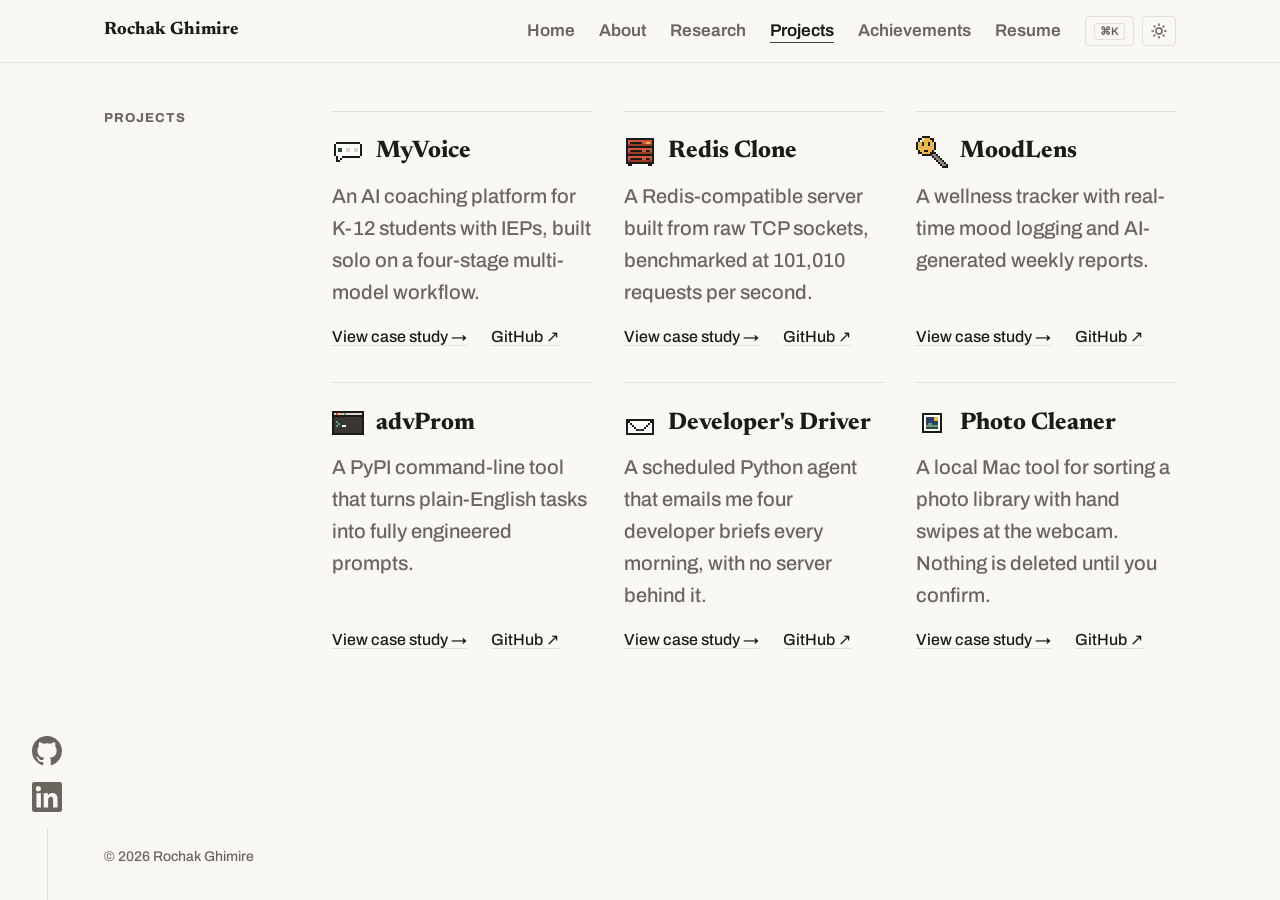
<file: projects.html>
<!doctype html>
<html lang="en">
<head>
<meta charset="UTF-8">
<meta name="viewport" content="width=device-width, initial-scale=1.0">
<meta name="color-scheme" content="light dark">
<meta name="theme-color" content="#FAF8F4" media="(prefers-color-scheme: light)">
<meta name="theme-color" content="#161512" media="(prefers-color-scheme: dark)">
<script>
  (function () {
    var t;
    try { t = localStorage.getItem('theme'); } catch (e) {}
    if (t !== 'light' && t !== 'dark') t = matchMedia('(prefers-color-scheme: dark)').matches ? 'dark' : 'light';
    document.documentElement.dataset.theme = t;
  })();
</script>
<title>Projects &middot; Rochak Ghimire</title>
<meta name="description" content="Six projects with real technical depth, from a Redis clone built on raw sockets to a photo cleaner you drive with hand gestures.">
<link rel="icon" type="image/svg+xml" href="assets/favicon.svg">
<link rel="icon" type="image/png" sizes="192x192" href="assets/favicon.png">
<link rel="apple-touch-icon" href="assets/apple-touch-icon.png">
<meta property="og:type" content="website">
<meta property="og:title" content="Projects &middot; Rochak Ghimire">
<meta property="og:description" content="Six projects with real technical depth, from a Redis clone built on raw sockets to a photo cleaner you drive with hand gestures.">
<meta property="og:url" content="https://rochakghimire.com/projects.html">
<meta property="og:image" content="https://rochakghimire.com/assets/images/og-image.png">
<meta name="twitter:card" content="summary_large_image">
<meta name="twitter:title" content="Projects &middot; Rochak Ghimire">
<meta name="twitter:description" content="Six projects with real technical depth, from a Redis clone built on raw sockets to a photo cleaner you drive with hand gestures.">
<meta name="twitter:image" content="https://rochakghimire.com/assets/images/og-image.png">
<link rel="preconnect" href="https://fonts.googleapis.com">
<link rel="preconnect" href="https://fonts.gstatic.com" crossorigin>
<link href="https://fonts.googleapis.com/css2?family=Newsreader:wght@200..800&family=Archivo:wght@100..900&display=swap" rel="stylesheet">
<link rel="stylesheet" href="css/styles.css">
</head>
<body>

<a class="skip-link" href="#main">Skip to content</a>

<header class="site-header">
  <nav class="site-nav" aria-label="Primary">
    <a class="nav-name" href="index.html">Rochak Ghimire</a>
    <div class="nav-right">
      <ul class="nav-links">
        <li><a href="index.html">Home</a></li>
        <li><a href="about.html">About</a></li>
        <li><a href="research.html">Research</a></li>
        <li><a href="projects.html" aria-current="page">Projects</a></li>
        <li><a href="achievements.html">Achievements</a></li>
        <li><a href="resume.html">Resume</a></li>
      </ul>
      <div class="nav-tools">
        <button class="tool-btn palette-open" type="button" aria-label="Open command palette" aria-keyshortcuts="Meta+K Control+K"><kbd>&#8984;K</kbd></button>
        <button class="tool-btn theme-toggle" type="button" aria-label="Dark mode" aria-pressed="false">
          <svg class="icon-sun" viewBox="0 0 16 16" aria-hidden="true" fill="none" stroke="currentColor" stroke-width="1.5" stroke-linecap="round"><circle cx="8" cy="8" r="3"/><path d="M8 1v1.5M8 13.5V15M1 8h1.5M13.5 8H15M3 3l1 1M12 12l1 1M3 13l1-1M12 4l1-1"/></svg>
          <svg class="icon-moon" viewBox="0 0 16 16" aria-hidden="true" fill="none" stroke="currentColor" stroke-width="1.5" stroke-linejoin="round"><path d="M13.5 9.5A5.5 5.5 0 0 1 6.5 2.5a5.5 5.5 0 1 0 7 7z"/></svg>
        </button>
      </div>
    </div>
  </nav>
</header>

<main id="main">
  <section class="wrap">
    <div class="editorial-row">
      <h1 class="editorial-label">Projects</h1>
      <div class="editorial-content is-wide" data-reveal-group>
        <div class="project-grid">

          <article class="project-card reveal">
            <h2><span class="sprite sprite--speech" aria-hidden="true"></span><a href="projects/myvoice.html">MyVoice</a></h2>
            <p>An AI coaching platform for K-12 students with IEPs, built solo on a four-stage multi-model workflow.</p>
            <div class="project-card-links">
              <a class="link-underline" href="projects/myvoice.html">View case study &rarr;</a>
              <a class="link-underline" href="https://github.com/Kenzoh33/myvoice" target="_blank" rel="noopener">GitHub &#8599;</a>
            </div>
          </article>

          <article class="project-card reveal">
            <h2><span class="sprite sprite--server-stack" aria-hidden="true"></span><a href="projects/redis-clone.html">Redis Clone</a></h2>
            <p>A Redis-compatible server built from raw TCP sockets, benchmarked at 101,010 requests per second.</p>
            <div class="project-card-links">
              <a class="link-underline" href="projects/redis-clone.html">View case study &rarr;</a>
              <a class="link-underline" href="https://github.com/Kenzoh33/redis-clone" target="_blank" rel="noopener">GitHub &#8599;</a>
            </div>
          </article>

          <article class="project-card reveal">
            <h2><span class="sprite sprite--mood-lens" aria-hidden="true"></span><a href="projects/moodlens.html">MoodLens</a></h2>
            <p>A wellness tracker with real-time mood logging and AI-generated weekly reports.</p>
            <div class="project-card-links">
              <a class="link-underline" href="projects/moodlens.html">View case study &rarr;</a>
              <a class="link-underline" href="https://github.com/Kenzoh33/moodlens" target="_blank" rel="noopener">GitHub &#8599;</a>
            </div>
          </article>

          <article class="project-card reveal">
            <h2><span class="sprite sprite--terminal" aria-hidden="true"></span><a href="projects/advprom.html">advProm</a></h2>
            <p>A PyPI command-line tool that turns plain-English tasks into fully engineered prompts.</p>
            <div class="project-card-links">
              <a class="link-underline" href="projects/advprom.html">View case study &rarr;</a>
              <a class="link-underline" href="https://github.com/Kenzoh33/advProm" target="_blank" rel="noopener">GitHub &#8599;</a>
            </div>
          </article>

          <article class="project-card reveal">
            <h2><span class="sprite sprite--envelope" aria-hidden="true"></span><a href="projects/developers-driver.html">Developer's Driver</a></h2>
            <p>A scheduled Python agent that emails me four developer briefs every morning, with no server behind it.</p>
            <div class="project-card-links">
              <a class="link-underline" href="projects/developers-driver.html">View case study &rarr;</a>
              <a class="link-underline" href="https://github.com/Kenzoh33/developers-driver" target="_blank" rel="noopener">GitHub &#8599;</a>
            </div>
          </article>

          <article class="project-card reveal">
            <h2><span class="sprite sprite--photo-swipe" aria-hidden="true"></span><a href="projects/photo-cleaner.html">Photo Cleaner</a></h2>
            <p>A local Mac tool for sorting a photo library with hand swipes at the webcam. Nothing is deleted until you confirm.</p>
            <div class="project-card-links">
              <a class="link-underline" href="projects/photo-cleaner.html">View case study &rarr;</a>
              <a class="link-underline" href="https://github.com/Kenzoh33/photo-cleaner" target="_blank" rel="noopener">GitHub &#8599;</a>
            </div>
          </article>

        </div>
      </div>
    </div>
  </section>
</main>

<aside class="social-rail" aria-label="Elsewhere">
  <a href="https://github.com/Kenzoh33" target="_blank" rel="noopener" aria-label="GitHub"><svg viewBox="0 0 16 16" aria-hidden="true" fill="currentColor"><path d="M8 0C3.58 0 0 3.58 0 8c0 3.54 2.29 6.53 5.47 7.59.4.07.55-.17.55-.38 0-.19-.01-.82-.01-1.49-2.01.37-2.53-.49-2.69-.94-.09-.23-.48-.94-.82-1.13-.28-.15-.68-.52-.01-.53.63-.01 1.08.58 1.23.82.72 1.21 1.87.87 2.33.66.07-.52.28-.87.51-1.07-1.78-.2-3.64-.89-3.64-3.95 0-.87.31-1.59.82-2.15-.08-.2-.36-1.02.08-2.12 0 0 .67-.21 2.2.82.64-.18 1.32-.27 2-.27.68 0 1.36.09 2 .27 1.53-1.04 2.2-.82 2.2-.82.44 1.1.16 1.92.08 2.12.51.56.82 1.27.82 2.15 0 3.07-1.87 3.75-3.65 3.95.29.25.54.73.54 1.48 0 1.07-.01 1.93-.01 2.2 0 .21.15.46.55.38A8.013 8.013 0 0016 8c0-4.42-3.58-8-8-8z"/></svg></a>
  <a href="https://linkedin.com/in/rochakghimire" target="_blank" rel="noopener" aria-label="LinkedIn"><svg viewBox="0 0 16 16" aria-hidden="true" fill="currentColor"><path d="M14.82 0H1.18C.53 0 0 .52 0 1.15v13.7C0 15.48.53 16 1.18 16h13.64c.65 0 1.18-.52 1.18-1.15V1.15C16 .52 15.47 0 14.82 0zM4.75 13.63H2.38V6h2.37v7.63zM3.56 4.96a1.38 1.38 0 110-2.75 1.38 1.38 0 010 2.75zm10.07 8.67h-2.37V9.92c0-.89-.02-2.02-1.23-2.02-1.23 0-1.42.96-1.42 1.96v3.77H6.24V6h2.27v1.04h.03c.32-.6 1.09-1.23 2.25-1.23 2.4 0 2.84 1.58 2.84 3.64v4.18z"/></svg></a>
</aside>
<p class="site-copy wrap">&copy; 2026 Rochak Ghimire</p>

<script src="js/main.js" defer></script>
<script src="js/palette.js" defer></script>
</body>
</html>
</file>
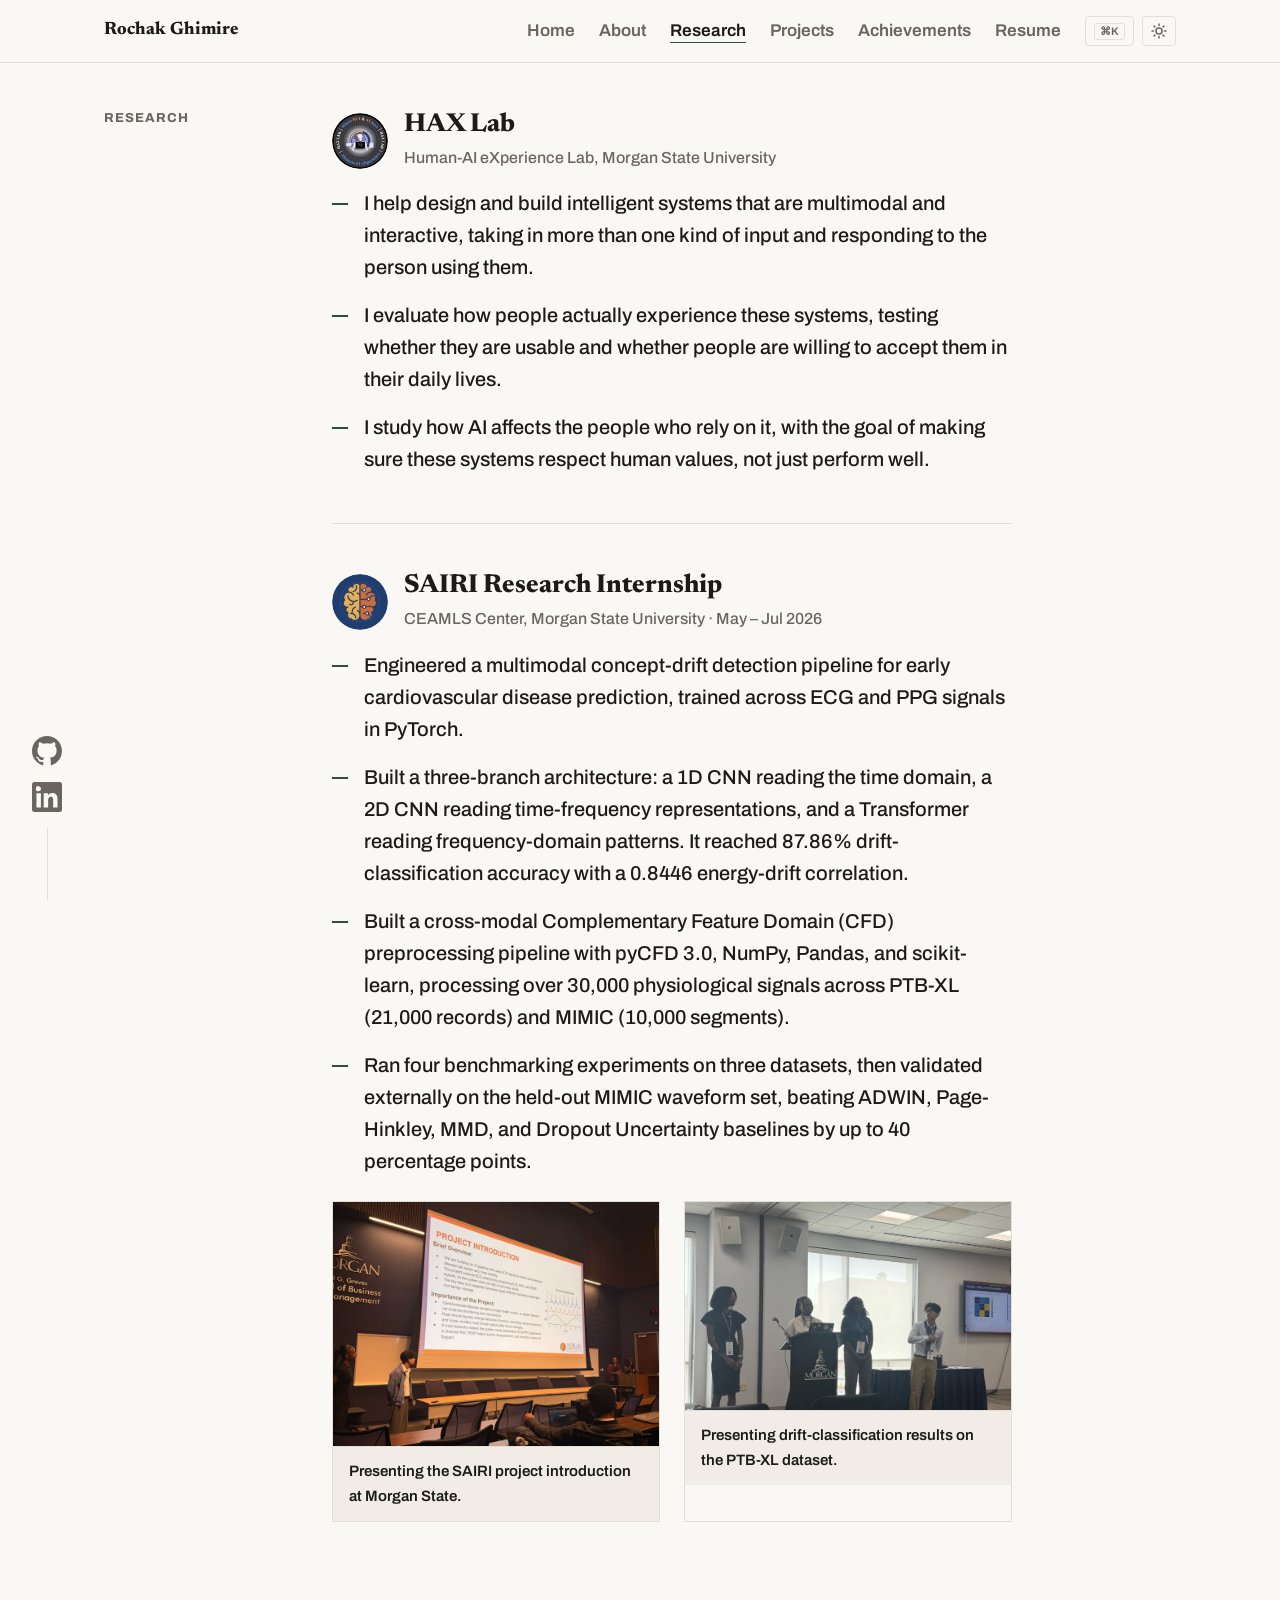
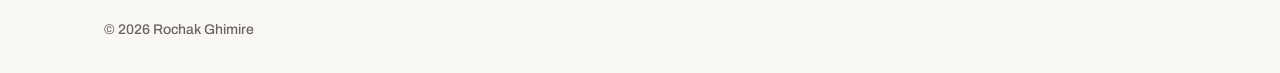
<file: research.html>
<!doctype html>
<html lang="en">
<head>
<meta charset="UTF-8">
<meta name="viewport" content="width=device-width, initial-scale=1.0">
<meta name="color-scheme" content="light dark">
<meta name="theme-color" content="#FAF8F4" media="(prefers-color-scheme: light)">
<meta name="theme-color" content="#161512" media="(prefers-color-scheme: dark)">
<script>
  (function () {
    var t;
    try { t = localStorage.getItem('theme'); } catch (e) {}
    if (t !== 'light' && t !== 'dark') t = matchMedia('(prefers-color-scheme: dark)').matches ? 'dark' : 'light';
    document.documentElement.dataset.theme = t;
  })();
</script>
<title>Research &middot; Rochak Ghimire</title>
<meta name="description" content="Undergraduate research at Morgan State's HAX Lab and a SAIRI internship at CEAMLS, building a multimodal pipeline for cardiovascular disease detection.">
<link rel="icon" type="image/svg+xml" href="assets/favicon.svg">
<link rel="icon" type="image/png" sizes="192x192" href="assets/favicon.png">
<link rel="apple-touch-icon" href="assets/apple-touch-icon.png">
<meta property="og:type" content="website">
<meta property="og:title" content="Research &middot; Rochak Ghimire">
<meta property="og:description" content="Undergraduate research at Morgan State's HAX Lab and a SAIRI internship at CEAMLS, building a multimodal pipeline for cardiovascular disease detection.">
<meta property="og:url" content="https://rochakghimire.com/research.html">
<meta property="og:image" content="https://rochakghimire.com/assets/images/og-image.png">
<meta name="twitter:card" content="summary_large_image">
<meta name="twitter:title" content="Research &middot; Rochak Ghimire">
<meta name="twitter:description" content="Undergraduate research at Morgan State's HAX Lab and a SAIRI internship at CEAMLS, building a multimodal pipeline for cardiovascular disease detection.">
<meta name="twitter:image" content="https://rochakghimire.com/assets/images/og-image.png">
<link rel="preconnect" href="https://fonts.googleapis.com">
<link rel="preconnect" href="https://fonts.gstatic.com" crossorigin>
<link href="https://fonts.googleapis.com/css2?family=Newsreader:wght@200..800&family=Archivo:wght@100..900&display=swap" rel="stylesheet">
<link rel="stylesheet" href="css/styles.css">
</head>
<body>

<a class="skip-link" href="#main">Skip to content</a>

<header class="site-header">
  <nav class="site-nav" aria-label="Primary">
    <a class="nav-name" href="index.html">Rochak Ghimire</a>
    <div class="nav-right">
      <ul class="nav-links">
        <li><a href="index.html">Home</a></li>
        <li><a href="about.html">About</a></li>
        <li><a href="research.html" aria-current="page">Research</a></li>
        <li><a href="projects.html">Projects</a></li>
        <li><a href="achievements.html">Achievements</a></li>
        <li><a href="resume.html">Resume</a></li>
      </ul>
      <div class="nav-tools">
        <button class="tool-btn palette-open" type="button" aria-label="Open command palette" aria-keyshortcuts="Meta+K Control+K"><kbd>&#8984;K</kbd></button>
        <button class="tool-btn theme-toggle" type="button" aria-label="Dark mode" aria-pressed="false">
          <svg class="icon-sun" viewBox="0 0 16 16" aria-hidden="true" fill="none" stroke="currentColor" stroke-width="1.5" stroke-linecap="round"><circle cx="8" cy="8" r="3"/><path d="M8 1v1.5M8 13.5V15M1 8h1.5M13.5 8H15M3 3l1 1M12 12l1 1M3 13l1-1M12 4l1-1"/></svg>
          <svg class="icon-moon" viewBox="0 0 16 16" aria-hidden="true" fill="none" stroke="currentColor" stroke-width="1.5" stroke-linejoin="round"><path d="M13.5 9.5A5.5 5.5 0 0 1 6.5 2.5a5.5 5.5 0 1 0 7 7z"/></svg>
        </button>
      </div>
    </div>
  </nav>
</header>

<main id="main">
  <section class="wrap">
    <div class="editorial-row">
      <h1 class="editorial-label">Research</h1>
      <div class="editorial-content" data-reveal-group>

        <article class="entry reveal">
          <div class="entry-head">
            <picture><source srcset="assets/images/hax-lab-logo.webp" type="image/webp"><img class="lab-logo" src="assets/images/hax-lab-logo.png" alt="" width="56" height="56"></picture>
            <div>
              <h2>HAX Lab</h2>
              <p class="entry-meta">Human-AI eXperience Lab, Morgan State University</p>
            </div>
          </div>
          <ul class="entry-points">
            <li>I help design and build intelligent systems that are multimodal and interactive, taking in more than one kind of input and responding to the person using them.</li>
            <li>I evaluate how people actually experience these systems, testing whether they are usable and whether people are willing to accept them in their daily lives.</li>
            <li>I study how AI affects the people who rely on it, with the goal of making sure these systems respect human values, not just perform well.</li>
          </ul>
        </article>

        <article class="entry reveal">
          <div class="entry-head">
            <picture><source srcset="assets/images/ceamls-logo.webp" type="image/webp"><img class="lab-logo" src="assets/images/ceamls-logo.png" alt="" width="56" height="56"></picture>
            <div>
              <h2>SAIRI Research Internship</h2>
              <p class="entry-meta">CEAMLS Center, Morgan State University &middot; May &ndash; Jul 2026</p>
            </div>
          </div>
          <ul class="entry-points">
            <li>Engineered a multimodal concept-drift detection pipeline for early cardiovascular disease prediction, trained across ECG and PPG signals in PyTorch.</li>
            <li>Built a three-branch architecture: a 1D CNN reading the time domain, a 2D CNN reading time-frequency representations, and a Transformer reading frequency-domain patterns. It reached 87.86% drift-classification accuracy with a 0.8446 energy-drift correlation.</li>
            <li>Built a cross-modal Complementary Feature Domain (CFD) preprocessing pipeline with pyCFD 3.0, NumPy, Pandas, and scikit-learn, processing over 30,000 physiological signals across PTB-XL (21,000 records) and MIMIC (10,000 segments).</li>
            <li>Ran four benchmarking experiments on three datasets, then validated externally on the held-out MIMIC waveform set, beating ADWIN, Page-Hinkley, MMD, and Dropout Uncertainty baselines by up to 40 percentage points.</li>
          </ul>
          <div class="photo-grid">
            <figure class="photo reveal reveal-img">
              <picture>
                <source srcset="assets/images/sairi-presentation-2.webp" type="image/webp">
                <img src="assets/images/sairi-presentation-2.jpg" alt="Presentation slide introducing the SAIRI project: an AI pipeline that fuses ECG, PPG, and respiration signals to detect cardiovascular disease risk earlier.">
              </picture>
              <figcaption>Presenting the SAIRI project introduction at Morgan State.</figcaption>
            </figure>
            <figure class="photo reveal reveal-img">
              <picture>
                <source srcset="assets/images/sairi-presentation-1.webp" type="image/webp">
                <img src="assets/images/sairi-presentation-1.jpg" alt="Team presenting SAIRI drift-classification results, including a PTB-XL heatmap, at a podium branded with the Morgan State seal.">
              </picture>
              <figcaption>Presenting drift-classification results on the PTB-XL dataset.</figcaption>
            </figure>
          </div>
        </article>

      </div>
    </div>
  </section>
</main>

<aside class="social-rail" aria-label="Elsewhere">
  <a href="https://github.com/Kenzoh33" target="_blank" rel="noopener" aria-label="GitHub"><svg viewBox="0 0 16 16" aria-hidden="true" fill="currentColor"><path d="M8 0C3.58 0 0 3.58 0 8c0 3.54 2.29 6.53 5.47 7.59.4.07.55-.17.55-.38 0-.19-.01-.82-.01-1.49-2.01.37-2.53-.49-2.69-.94-.09-.23-.48-.94-.82-1.13-.28-.15-.68-.52-.01-.53.63-.01 1.08.58 1.23.82.72 1.21 1.87.87 2.33.66.07-.52.28-.87.51-1.07-1.78-.2-3.64-.89-3.64-3.95 0-.87.31-1.59.82-2.15-.08-.2-.36-1.02.08-2.12 0 0 .67-.21 2.2.82.64-.18 1.32-.27 2-.27.68 0 1.36.09 2 .27 1.53-1.04 2.2-.82 2.2-.82.44 1.1.16 1.92.08 2.12.51.56.82 1.27.82 2.15 0 3.07-1.87 3.75-3.65 3.95.29.25.54.73.54 1.48 0 1.07-.01 1.93-.01 2.2 0 .21.15.46.55.38A8.013 8.013 0 0016 8c0-4.42-3.58-8-8-8z"/></svg></a>
  <a href="https://linkedin.com/in/rochakghimire" target="_blank" rel="noopener" aria-label="LinkedIn"><svg viewBox="0 0 16 16" aria-hidden="true" fill="currentColor"><path d="M14.82 0H1.18C.53 0 0 .52 0 1.15v13.7C0 15.48.53 16 1.18 16h13.64c.65 0 1.18-.52 1.18-1.15V1.15C16 .52 15.47 0 14.82 0zM4.75 13.63H2.38V6h2.37v7.63zM3.56 4.96a1.38 1.38 0 110-2.75 1.38 1.38 0 010 2.75zm10.07 8.67h-2.37V9.92c0-.89-.02-2.02-1.23-2.02-1.23 0-1.42.96-1.42 1.96v3.77H6.24V6h2.27v1.04h.03c.32-.6 1.09-1.23 2.25-1.23 2.4 0 2.84 1.58 2.84 3.64v4.18z"/></svg></a>
</aside>
<p class="site-copy wrap">&copy; 2026 Rochak Ghimire</p>

<script src="js/main.js" defer></script>
<script src="js/palette.js" defer></script>
</body>
</html>
</file>
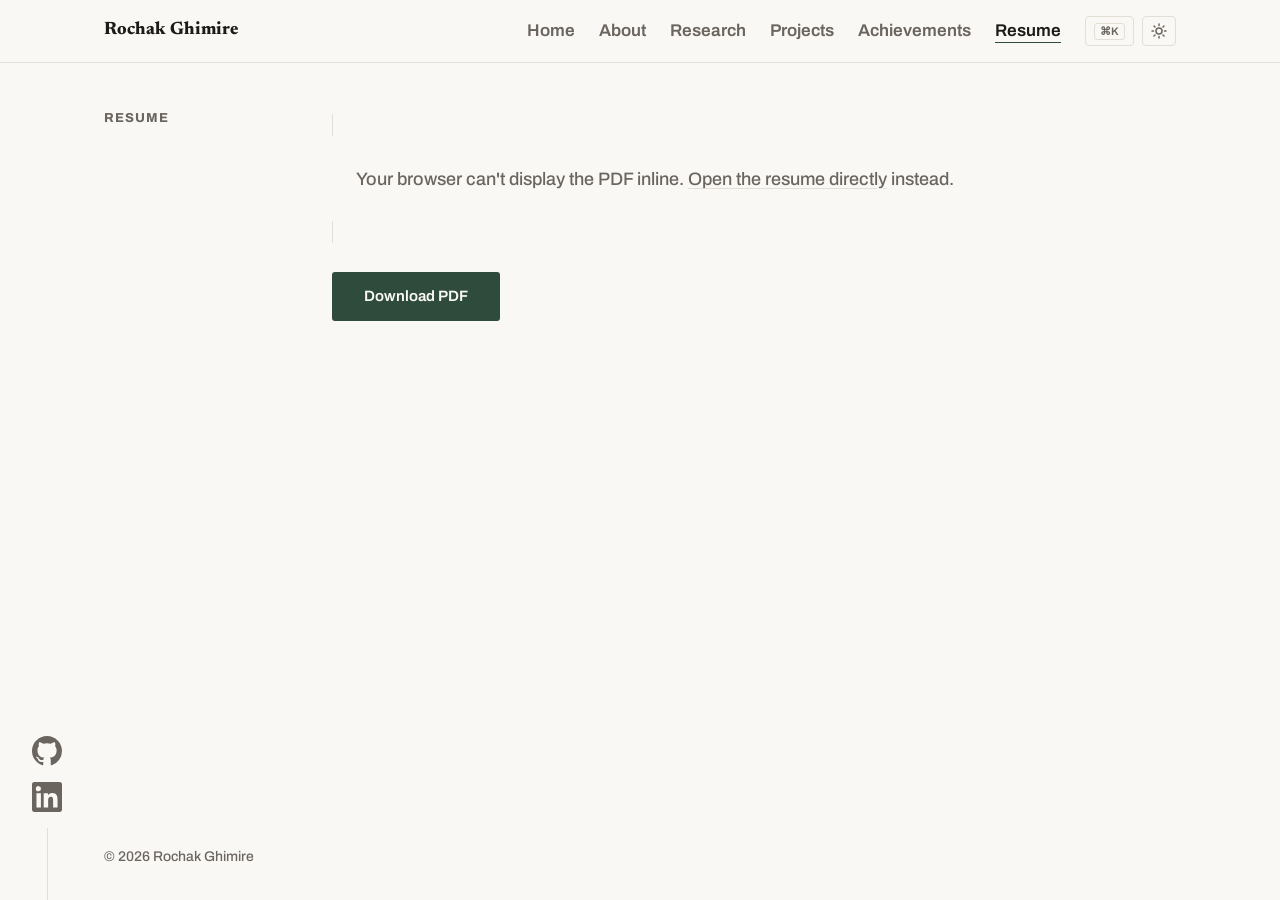
<file: resume.html>
<!doctype html>
<html lang="en">
<head>
<meta charset="UTF-8">
<meta name="viewport" content="width=device-width, initial-scale=1.0">
<meta name="color-scheme" content="light dark">
<meta name="theme-color" content="#FAF8F4" media="(prefers-color-scheme: light)">
<meta name="theme-color" content="#161512" media="(prefers-color-scheme: dark)">
<script>
  (function () {
    var t;
    try { t = localStorage.getItem('theme'); } catch (e) {}
    if (t !== 'light' && t !== 'dark') t = matchMedia('(prefers-color-scheme: dark)').matches ? 'dark' : 'light';
    document.documentElement.dataset.theme = t;
  })();
</script>
<title>Resume &middot; Rochak Ghimire</title>
<meta name="description" content="View Rochak Ghimire's one-page resume inline, or download the PDF.">
<link rel="icon" type="image/svg+xml" href="assets/favicon.svg">
<link rel="icon" type="image/png" sizes="192x192" href="assets/favicon.png">
<link rel="apple-touch-icon" href="assets/apple-touch-icon.png">
<meta property="og:type" content="website">
<meta property="og:title" content="Resume &middot; Rochak Ghimire">
<meta property="og:description" content="View Rochak Ghimire's one-page resume inline, or download the PDF.">
<meta property="og:url" content="https://rochakghimire.com/resume.html">
<meta property="og:image" content="https://rochakghimire.com/assets/images/og-image.png">
<meta name="twitter:card" content="summary_large_image">
<meta name="twitter:title" content="Resume &middot; Rochak Ghimire">
<meta name="twitter:description" content="View Rochak Ghimire's one-page resume inline, or download the PDF.">
<meta name="twitter:image" content="https://rochakghimire.com/assets/images/og-image.png">
<link rel="preconnect" href="https://fonts.googleapis.com">
<link rel="preconnect" href="https://fonts.gstatic.com" crossorigin>
<link href="https://fonts.googleapis.com/css2?family=Newsreader:wght@200..800&family=Archivo:wght@100..900&display=swap" rel="stylesheet">
<link rel="stylesheet" href="css/styles.css">
</head>
<body>

<a class="skip-link" href="#main">Skip to content</a>

<header class="site-header">
  <nav class="site-nav" aria-label="Primary">
    <a class="nav-name" href="index.html">Rochak Ghimire</a>
    <div class="nav-right">
      <ul class="nav-links">
        <li><a href="index.html">Home</a></li>
        <li><a href="about.html">About</a></li>
        <li><a href="research.html">Research</a></li>
        <li><a href="projects.html">Projects</a></li>
        <li><a href="achievements.html">Achievements</a></li>
        <li><a href="resume.html" aria-current="page">Resume</a></li>
      </ul>
      <div class="nav-tools">
        <button class="tool-btn palette-open" type="button" aria-label="Open command palette" aria-keyshortcuts="Meta+K Control+K"><kbd>&#8984;K</kbd></button>
        <button class="tool-btn theme-toggle" type="button" aria-label="Dark mode" aria-pressed="false">
          <svg class="icon-sun" viewBox="0 0 16 16" aria-hidden="true" fill="none" stroke="currentColor" stroke-width="1.5" stroke-linecap="round"><circle cx="8" cy="8" r="3"/><path d="M8 1v1.5M8 13.5V15M1 8h1.5M13.5 8H15M3 3l1 1M12 12l1 1M3 13l1-1M12 4l1-1"/></svg>
          <svg class="icon-moon" viewBox="0 0 16 16" aria-hidden="true" fill="none" stroke="currentColor" stroke-width="1.5" stroke-linejoin="round"><path d="M13.5 9.5A5.5 5.5 0 0 1 6.5 2.5a5.5 5.5 0 1 0 7 7z"/></svg>
        </button>
      </div>
    </div>
  </nav>
</header>

<main id="main">
  <section class="wrap">
    <div class="editorial-row">
      <h1 class="editorial-label">Resume</h1>
      <div class="editorial-content is-wide" data-reveal-group>
        <object data="assets/resume.pdf#toolbar=0&navpanes=0&view=FitH" type="application/pdf" class="resume-embed reveal" title="Rochak Ghimire's resume (PDF)">
          <p class="resume-fallback">Your browser can't display the PDF inline. <a class="link-underline" href="assets/resume.pdf">Open the resume directly</a> instead.</p>
        </object>
        <div class="resume-actions reveal">
          <a class="btn" href="assets/resume.pdf" download>Download PDF</a>
          <a class="resume-view link-underline" href="assets/resume.pdf">View PDF &rarr;</a>
        </div>
      </div>
    </div>
  </section>
</main>

<aside class="social-rail" aria-label="Elsewhere">
  <a href="https://github.com/Kenzoh33" target="_blank" rel="noopener" aria-label="GitHub"><svg viewBox="0 0 16 16" aria-hidden="true" fill="currentColor"><path d="M8 0C3.58 0 0 3.58 0 8c0 3.54 2.29 6.53 5.47 7.59.4.07.55-.17.55-.38 0-.19-.01-.82-.01-1.49-2.01.37-2.53-.49-2.69-.94-.09-.23-.48-.94-.82-1.13-.28-.15-.68-.52-.01-.53.63-.01 1.08.58 1.23.82.72 1.21 1.87.87 2.33.66.07-.52.28-.87.51-1.07-1.78-.2-3.64-.89-3.64-3.95 0-.87.31-1.59.82-2.15-.08-.2-.36-1.02.08-2.12 0 0 .67-.21 2.2.82.64-.18 1.32-.27 2-.27.68 0 1.36.09 2 .27 1.53-1.04 2.2-.82 2.2-.82.44 1.1.16 1.92.08 2.12.51.56.82 1.27.82 2.15 0 3.07-1.87 3.75-3.65 3.95.29.25.54.73.54 1.48 0 1.07-.01 1.93-.01 2.2 0 .21.15.46.55.38A8.013 8.013 0 0016 8c0-4.42-3.58-8-8-8z"/></svg></a>
  <a href="https://linkedin.com/in/rochakghimire" target="_blank" rel="noopener" aria-label="LinkedIn"><svg viewBox="0 0 16 16" aria-hidden="true" fill="currentColor"><path d="M14.82 0H1.18C.53 0 0 .52 0 1.15v13.7C0 15.48.53 16 1.18 16h13.64c.65 0 1.18-.52 1.18-1.15V1.15C16 .52 15.47 0 14.82 0zM4.75 13.63H2.38V6h2.37v7.63zM3.56 4.96a1.38 1.38 0 110-2.75 1.38 1.38 0 010 2.75zm10.07 8.67h-2.37V9.92c0-.89-.02-2.02-1.23-2.02-1.23 0-1.42.96-1.42 1.96v3.77H6.24V6h2.27v1.04h.03c.32-.6 1.09-1.23 2.25-1.23 2.4 0 2.84 1.58 2.84 3.64v4.18z"/></svg></a>
</aside>
<p class="site-copy wrap">&copy; 2026 Rochak Ghimire</p>

<script src="js/main.js" defer></script>
<script src="js/palette.js" defer></script>
</body>
</html>
</file>
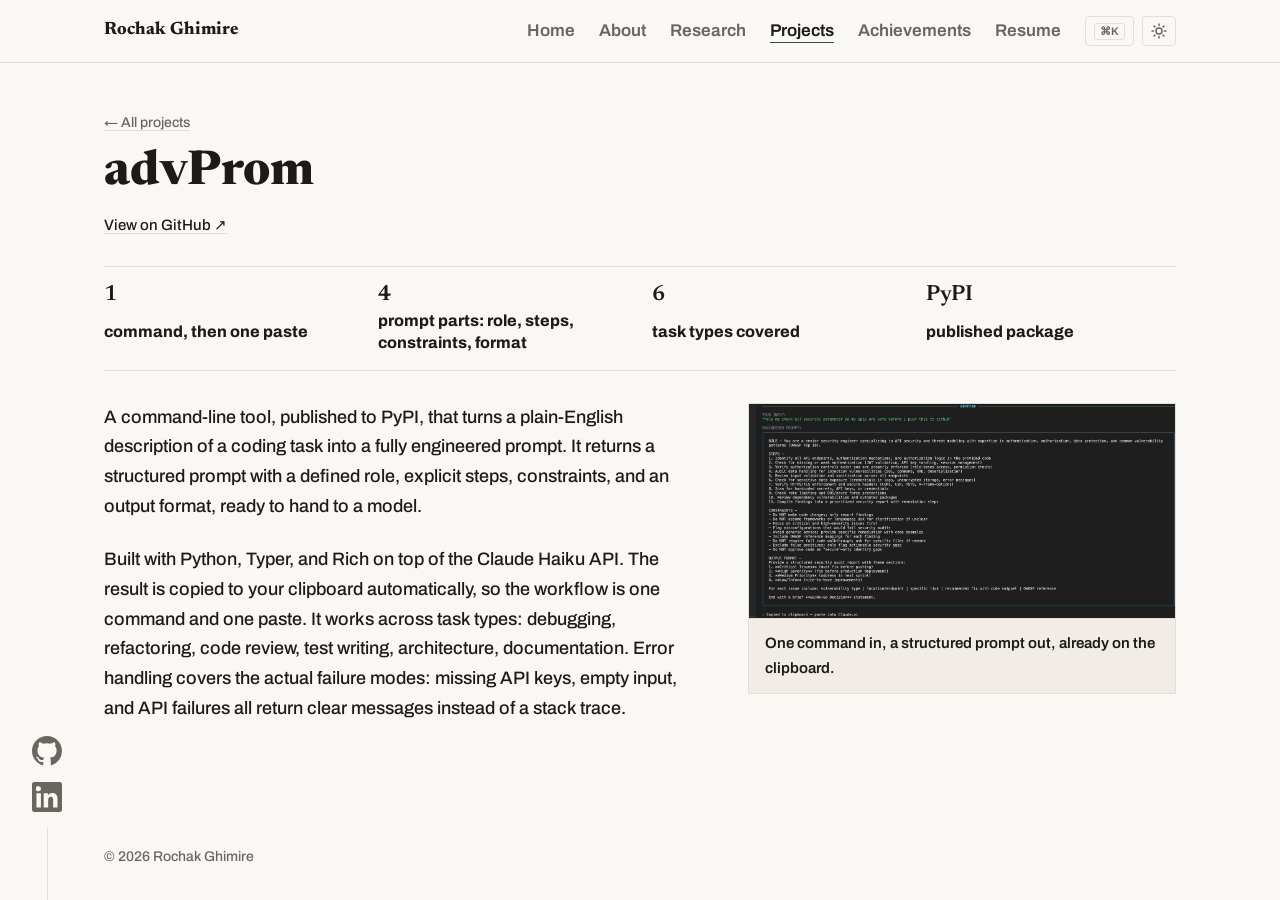
<file: projects/advprom.html>
<!doctype html>
<html lang="en">
<head>
<meta charset="UTF-8">
<meta name="viewport" content="width=device-width, initial-scale=1.0">
<meta name="color-scheme" content="light dark">
<meta name="theme-color" content="#FAF8F4" media="(prefers-color-scheme: light)">
<meta name="theme-color" content="#161512" media="(prefers-color-scheme: dark)">
<script>
  (function () {
    var t;
    try { t = localStorage.getItem('theme'); } catch (e) {}
    if (t !== 'light' && t !== 'dark') t = matchMedia('(prefers-color-scheme: dark)').matches ? 'dark' : 'light';
    document.documentElement.dataset.theme = t;
  })();
</script>
<title>advProm &middot; Rochak Ghimire</title>
<meta name="description" content="advProm: a PyPI command-line tool that turns plain-English tasks into fully engineered prompts.">
<link rel="icon" type="image/svg+xml" href="../assets/favicon.svg">
<link rel="icon" type="image/png" sizes="192x192" href="../assets/favicon.png">
<link rel="apple-touch-icon" href="../assets/apple-touch-icon.png">
<meta property="og:type" content="website">
<meta property="og:title" content="advProm &middot; Rochak Ghimire">
<meta property="og:description" content="advProm: a PyPI command-line tool that turns plain-English tasks into fully engineered prompts.">
<meta property="og:url" content="https://rochakghimire.com/projects/advprom.html">
<meta property="og:image" content="https://rochakghimire.com/assets/images/og-image.png">
<meta name="twitter:card" content="summary_large_image">
<meta name="twitter:title" content="advProm &middot; Rochak Ghimire">
<meta name="twitter:description" content="advProm: a PyPI command-line tool that turns plain-English tasks into fully engineered prompts.">
<meta name="twitter:image" content="https://rochakghimire.com/assets/images/og-image.png">
<link rel="preconnect" href="https://fonts.googleapis.com">
<link rel="preconnect" href="https://fonts.gstatic.com" crossorigin>
<link href="https://fonts.googleapis.com/css2?family=Newsreader:wght@200..800&family=Archivo:wght@100..900&display=swap" rel="stylesheet">
<link rel="stylesheet" href="../css/styles.css">
</head>
<body>

<a class="skip-link" href="#main">Skip to content</a>

<header class="site-header">
  <nav class="site-nav" aria-label="Primary">
    <a class="nav-name" href="../index.html">Rochak Ghimire</a>
    <div class="nav-right">
      <ul class="nav-links">
        <li><a href="../index.html">Home</a></li>
        <li><a href="../about.html">About</a></li>
        <li><a href="../research.html">Research</a></li>
        <li><a href="../projects.html" aria-current="page">Projects</a></li>
        <li><a href="../achievements.html">Achievements</a></li>
        <li><a href="../resume.html">Resume</a></li>
      </ul>
      <div class="nav-tools">
        <button class="tool-btn palette-open" type="button" aria-label="Open command palette" aria-keyshortcuts="Meta+K Control+K"><kbd>&#8984;K</kbd></button>
        <button class="tool-btn theme-toggle" type="button" aria-label="Dark mode" aria-pressed="false">
          <svg class="icon-sun" viewBox="0 0 16 16" aria-hidden="true" fill="none" stroke="currentColor" stroke-width="1.5" stroke-linecap="round"><circle cx="8" cy="8" r="3"/><path d="M8 1v1.5M8 13.5V15M1 8h1.5M13.5 8H15M3 3l1 1M12 12l1 1M3 13l1-1M12 4l1-1"/></svg>
          <svg class="icon-moon" viewBox="0 0 16 16" aria-hidden="true" fill="none" stroke="currentColor" stroke-width="1.5" stroke-linejoin="round"><path d="M13.5 9.5A5.5 5.5 0 0 1 6.5 2.5a5.5 5.5 0 1 0 7 7z"/></svg>
        </button>
      </div>
    </div>
  </nav>
</header>

<main id="main">
  <section class="case wrap" data-reveal-group>
    <div class="case-head">
      <p class="editorial-label reveal"><a class="link-underline back-link" href="../projects.html">&larr; All projects</a></p>
      <h1 class="reveal">advProm</h1>
      <p class="repo-link reveal"><a class="link-underline" href="https://github.com/Kenzoh33/advProm" target="_blank" rel="noopener">View on GitHub &#8599;</a></p>
      <dl class="case-facts reveal">
        <div><dt>command, then one paste</dt><dd>1</dd></div>
        <div><dt>prompt parts: role, steps, constraints, format</dt><dd>4</dd></div>
        <div><dt>task types covered</dt><dd>6</dd></div>
        <div><dt>published package</dt><dd>PyPI</dd></div>
      </dl>
    </div>
    <div class="case-body">
      <div class="case-text">
        <p class="reveal">A command-line tool, published to PyPI, that turns a plain-English description of a coding task into a fully engineered prompt. It returns a structured prompt with a defined role, explicit steps, constraints, and an output format, ready to hand to a model.</p>
        <p class="reveal">Built with Python, Typer, and Rich on top of the Claude Haiku API. The result is copied to your clipboard automatically, so the workflow is one command and one paste. It works across task types: debugging, refactoring, code review, test writing, architecture, documentation. Error handling covers the actual failure modes: missing API keys, empty input, and API failures all return clear messages instead of a stack trace.</p>
      </div>
      <div class="case-media">
        <div class="photo-stack">
          <figure class="photo reveal reveal-img">
            <picture>
              <source srcset="../assets/images/advprom-cli.webp" type="image/webp">
              <img src="../assets/images/advprom-cli.png" alt="Terminal output of advProm: a one-line request to check API security before pushing to GitHub, turned into an engineered prompt with a security-engineer role, eleven audit steps, constraints, and a severity-ranked output format, followed by a confirmation that it was copied to the clipboard.">
            </picture>
            <figcaption>One command in, a structured prompt out, already on the clipboard.</figcaption>
          </figure>
        </div>
      </div>
    </div>
  </section>
</main>

<aside class="social-rail" aria-label="Elsewhere">
  <a href="https://github.com/Kenzoh33" target="_blank" rel="noopener" aria-label="GitHub"><svg viewBox="0 0 16 16" aria-hidden="true" fill="currentColor"><path d="M8 0C3.58 0 0 3.58 0 8c0 3.54 2.29 6.53 5.47 7.59.4.07.55-.17.55-.38 0-.19-.01-.82-.01-1.49-2.01.37-2.53-.49-2.69-.94-.09-.23-.48-.94-.82-1.13-.28-.15-.68-.52-.01-.53.63-.01 1.08.58 1.23.82.72 1.21 1.87.87 2.33.66.07-.52.28-.87.51-1.07-1.78-.2-3.64-.89-3.64-3.95 0-.87.31-1.59.82-2.15-.08-.2-.36-1.02.08-2.12 0 0 .67-.21 2.2.82.64-.18 1.32-.27 2-.27.68 0 1.36.09 2 .27 1.53-1.04 2.2-.82 2.2-.82.44 1.1.16 1.92.08 2.12.51.56.82 1.27.82 2.15 0 3.07-1.87 3.75-3.65 3.95.29.25.54.73.54 1.48 0 1.07-.01 1.93-.01 2.2 0 .21.15.46.55.38A8.013 8.013 0 0016 8c0-4.42-3.58-8-8-8z"/></svg></a>
  <a href="https://linkedin.com/in/rochakghimire" target="_blank" rel="noopener" aria-label="LinkedIn"><svg viewBox="0 0 16 16" aria-hidden="true" fill="currentColor"><path d="M14.82 0H1.18C.53 0 0 .52 0 1.15v13.7C0 15.48.53 16 1.18 16h13.64c.65 0 1.18-.52 1.18-1.15V1.15C16 .52 15.47 0 14.82 0zM4.75 13.63H2.38V6h2.37v7.63zM3.56 4.96a1.38 1.38 0 110-2.75 1.38 1.38 0 010 2.75zm10.07 8.67h-2.37V9.92c0-.89-.02-2.02-1.23-2.02-1.23 0-1.42.96-1.42 1.96v3.77H6.24V6h2.27v1.04h.03c.32-.6 1.09-1.23 2.25-1.23 2.4 0 2.84 1.58 2.84 3.64v4.18z"/></svg></a>
</aside>
<p class="site-copy wrap">&copy; 2026 Rochak Ghimire</p>

<script src="../js/main.js" defer></script>
<script src="../js/palette.js" defer></script>
</body>
</html>
</file>
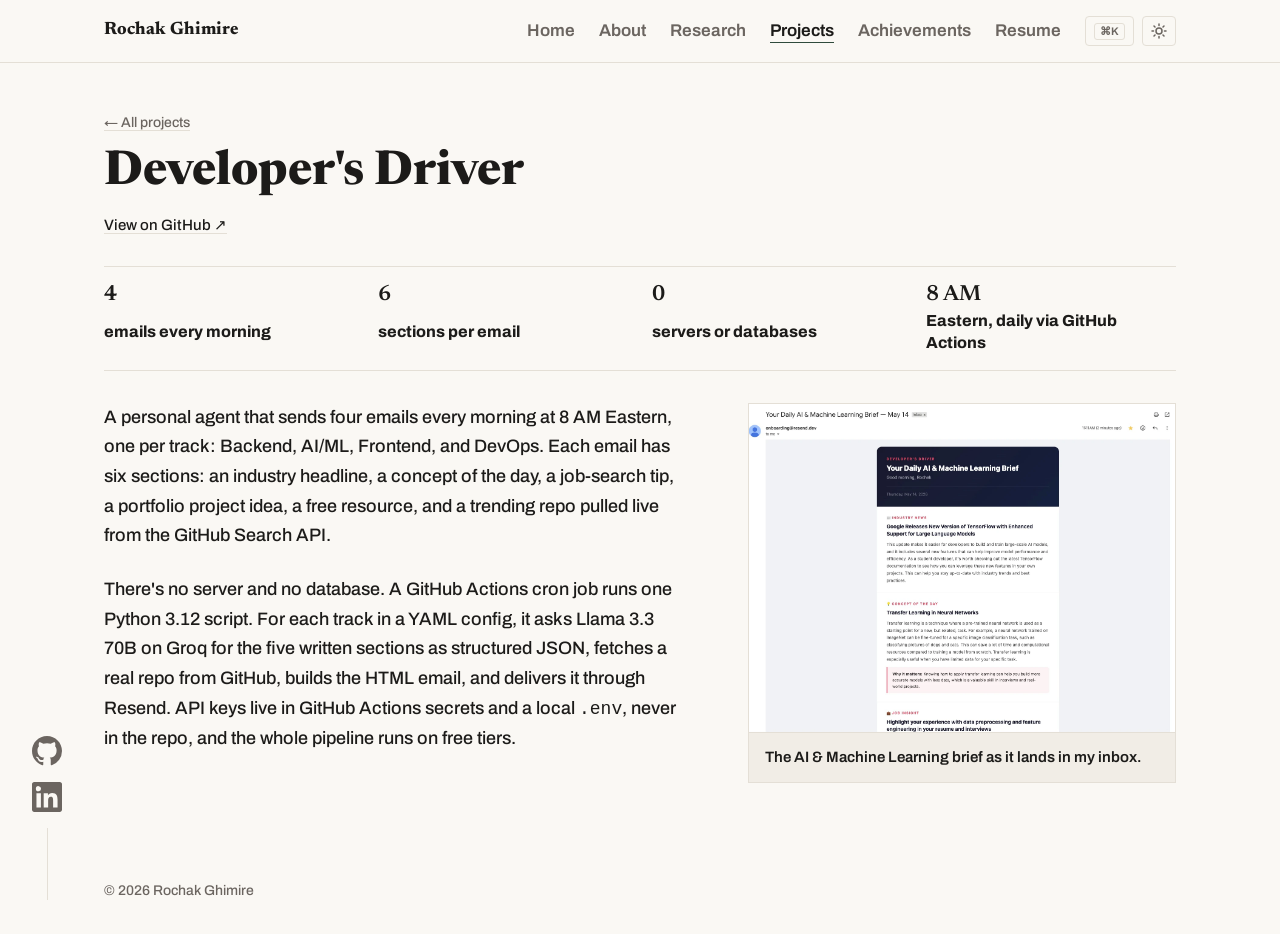
<file: projects/developers-driver.html>
<!doctype html>
<html lang="en">
<head>
<meta charset="UTF-8">
<meta name="viewport" content="width=device-width, initial-scale=1.0">
<meta name="color-scheme" content="light dark">
<meta name="theme-color" content="#FAF8F4" media="(prefers-color-scheme: light)">
<meta name="theme-color" content="#161512" media="(prefers-color-scheme: dark)">
<script>
  (function () {
    var t;
    try { t = localStorage.getItem('theme'); } catch (e) {}
    if (t !== 'light' && t !== 'dark') t = matchMedia('(prefers-color-scheme: dark)').matches ? 'dark' : 'light';
    document.documentElement.dataset.theme = t;
  })();
</script>
<title>Developer's Driver &middot; Rochak Ghimire</title>
<meta name="description" content="Developer's Driver: a scheduled Python agent that emails four field-specific developer briefs every morning, with no server behind it.">
<link rel="icon" type="image/svg+xml" href="../assets/favicon.svg">
<link rel="icon" type="image/png" sizes="192x192" href="../assets/favicon.png">
<link rel="apple-touch-icon" href="../assets/apple-touch-icon.png">
<meta property="og:type" content="website">
<meta property="og:title" content="Developer's Driver &middot; Rochak Ghimire">
<meta property="og:description" content="Developer's Driver: a scheduled Python agent that emails four field-specific developer briefs every morning, with no server behind it.">
<meta property="og:url" content="https://rochakghimire.com/projects/developers-driver.html">
<meta property="og:image" content="https://rochakghimire.com/assets/images/og-image.png">
<meta name="twitter:card" content="summary_large_image">
<meta name="twitter:title" content="Developer's Driver &middot; Rochak Ghimire">
<meta name="twitter:description" content="Developer's Driver: a scheduled Python agent that emails four field-specific developer briefs every morning, with no server behind it.">
<meta name="twitter:image" content="https://rochakghimire.com/assets/images/og-image.png">
<link rel="preconnect" href="https://fonts.googleapis.com">
<link rel="preconnect" href="https://fonts.gstatic.com" crossorigin>
<link href="https://fonts.googleapis.com/css2?family=Newsreader:wght@200..800&family=Archivo:wght@100..900&display=swap" rel="stylesheet">
<link rel="stylesheet" href="../css/styles.css">
</head>
<body>

<a class="skip-link" href="#main">Skip to content</a>

<header class="site-header">
  <nav class="site-nav" aria-label="Primary">
    <a class="nav-name" href="../index.html">Rochak Ghimire</a>
    <div class="nav-right">
      <ul class="nav-links">
        <li><a href="../index.html">Home</a></li>
        <li><a href="../about.html">About</a></li>
        <li><a href="../research.html">Research</a></li>
        <li><a href="../projects.html" aria-current="page">Projects</a></li>
        <li><a href="../achievements.html">Achievements</a></li>
        <li><a href="../resume.html">Resume</a></li>
      </ul>
      <div class="nav-tools">
        <button class="tool-btn palette-open" type="button" aria-label="Open command palette" aria-keyshortcuts="Meta+K Control+K"><kbd>&#8984;K</kbd></button>
        <button class="tool-btn theme-toggle" type="button" aria-label="Dark mode" aria-pressed="false">
          <svg class="icon-sun" viewBox="0 0 16 16" aria-hidden="true" fill="none" stroke="currentColor" stroke-width="1.5" stroke-linecap="round"><circle cx="8" cy="8" r="3"/><path d="M8 1v1.5M8 13.5V15M1 8h1.5M13.5 8H15M3 3l1 1M12 12l1 1M3 13l1-1M12 4l1-1"/></svg>
          <svg class="icon-moon" viewBox="0 0 16 16" aria-hidden="true" fill="none" stroke="currentColor" stroke-width="1.5" stroke-linejoin="round"><path d="M13.5 9.5A5.5 5.5 0 0 1 6.5 2.5a5.5 5.5 0 1 0 7 7z"/></svg>
        </button>
      </div>
    </div>
  </nav>
</header>

<main id="main">
  <section class="case wrap" data-reveal-group>
    <div class="case-head">
      <p class="editorial-label reveal"><a class="link-underline back-link" href="../projects.html">&larr; All projects</a></p>
      <h1 class="reveal">Developer's Driver</h1>
      <p class="repo-link reveal"><a class="link-underline" href="https://github.com/Kenzoh33/developers-driver" target="_blank" rel="noopener">View on GitHub &#8599;</a></p>
      <dl class="case-facts reveal">
        <div><dt>emails every morning</dt><dd>4</dd></div>
        <div><dt>sections per email</dt><dd>6</dd></div>
        <div><dt>servers or databases</dt><dd>0</dd></div>
        <div><dt>Eastern, daily via GitHub Actions</dt><dd>8 AM</dd></div>
      </dl>
    </div>
    <div class="case-body">
      <div class="case-text">
        <p class="reveal">A personal agent that sends four emails every morning at 8 AM Eastern, one per track: Backend, AI/ML, Frontend, and DevOps. Each email has six sections: an industry headline, a concept of the day, a job-search tip, a portfolio project idea, a free resource, and a trending repo pulled live from the GitHub Search API.</p>
        <p class="reveal">There's no server and no database. A GitHub Actions cron job runs one Python 3.12 script. For each track in a YAML config, it asks Llama 3.3 70B on Groq for the five written sections as structured JSON, fetches a real repo from GitHub, builds the HTML email, and delivers it through Resend. API keys live in GitHub Actions secrets and a local <code>.env</code>, never in the repo, and the whole pipeline runs on free tiers.</p>
      </div>
      <div class="case-media">
        <div class="photo-stack">
          <figure class="photo reveal reveal-img">
            <picture>
              <source srcset="../assets/images/developers-driver-email.webp" type="image/webp">
              <img src="../assets/images/developers-driver-email.png" alt="The AI and Machine Learning brief open in Gmail, sent from onboarding@resend.dev: a dark header reading Your Daily AI &amp; Machine Learning Brief, followed by an Industry News section on a TensorFlow release, a Concept of the Day section on transfer learning with a why-it-matters callout, and the start of a Job Insight section.">
            </picture>
            <figcaption>The AI &amp; Machine Learning brief as it lands in my inbox.</figcaption>
          </figure>
        </div>
      </div>
    </div>
  </section>
</main>

<aside class="social-rail" aria-label="Elsewhere">
  <a href="https://github.com/Kenzoh33" target="_blank" rel="noopener" aria-label="GitHub"><svg viewBox="0 0 16 16" aria-hidden="true" fill="currentColor"><path d="M8 0C3.58 0 0 3.58 0 8c0 3.54 2.29 6.53 5.47 7.59.4.07.55-.17.55-.38 0-.19-.01-.82-.01-1.49-2.01.37-2.53-.49-2.69-.94-.09-.23-.48-.94-.82-1.13-.28-.15-.68-.52-.01-.53.63-.01 1.08.58 1.23.82.72 1.21 1.87.87 2.33.66.07-.52.28-.87.51-1.07-1.78-.2-3.64-.89-3.64-3.95 0-.87.31-1.59.82-2.15-.08-.2-.36-1.02.08-2.12 0 0 .67-.21 2.2.82.64-.18 1.32-.27 2-.27.68 0 1.36.09 2 .27 1.53-1.04 2.2-.82 2.2-.82.44 1.1.16 1.92.08 2.12.51.56.82 1.27.82 2.15 0 3.07-1.87 3.75-3.65 3.95.29.25.54.73.54 1.48 0 1.07-.01 1.93-.01 2.2 0 .21.15.46.55.38A8.013 8.013 0 0016 8c0-4.42-3.58-8-8-8z"/></svg></a>
  <a href="https://linkedin.com/in/rochakghimire" target="_blank" rel="noopener" aria-label="LinkedIn"><svg viewBox="0 0 16 16" aria-hidden="true" fill="currentColor"><path d="M14.82 0H1.18C.53 0 0 .52 0 1.15v13.7C0 15.48.53 16 1.18 16h13.64c.65 0 1.18-.52 1.18-1.15V1.15C16 .52 15.47 0 14.82 0zM4.75 13.63H2.38V6h2.37v7.63zM3.56 4.96a1.38 1.38 0 110-2.75 1.38 1.38 0 010 2.75zm10.07 8.67h-2.37V9.92c0-.89-.02-2.02-1.23-2.02-1.23 0-1.42.96-1.42 1.96v3.77H6.24V6h2.27v1.04h.03c.32-.6 1.09-1.23 2.25-1.23 2.4 0 2.84 1.58 2.84 3.64v4.18z"/></svg></a>
</aside>
<p class="site-copy wrap">&copy; 2026 Rochak Ghimire</p>

<script src="../js/main.js" defer></script>
<script src="../js/palette.js" defer></script>
</body>
</html>
</file>
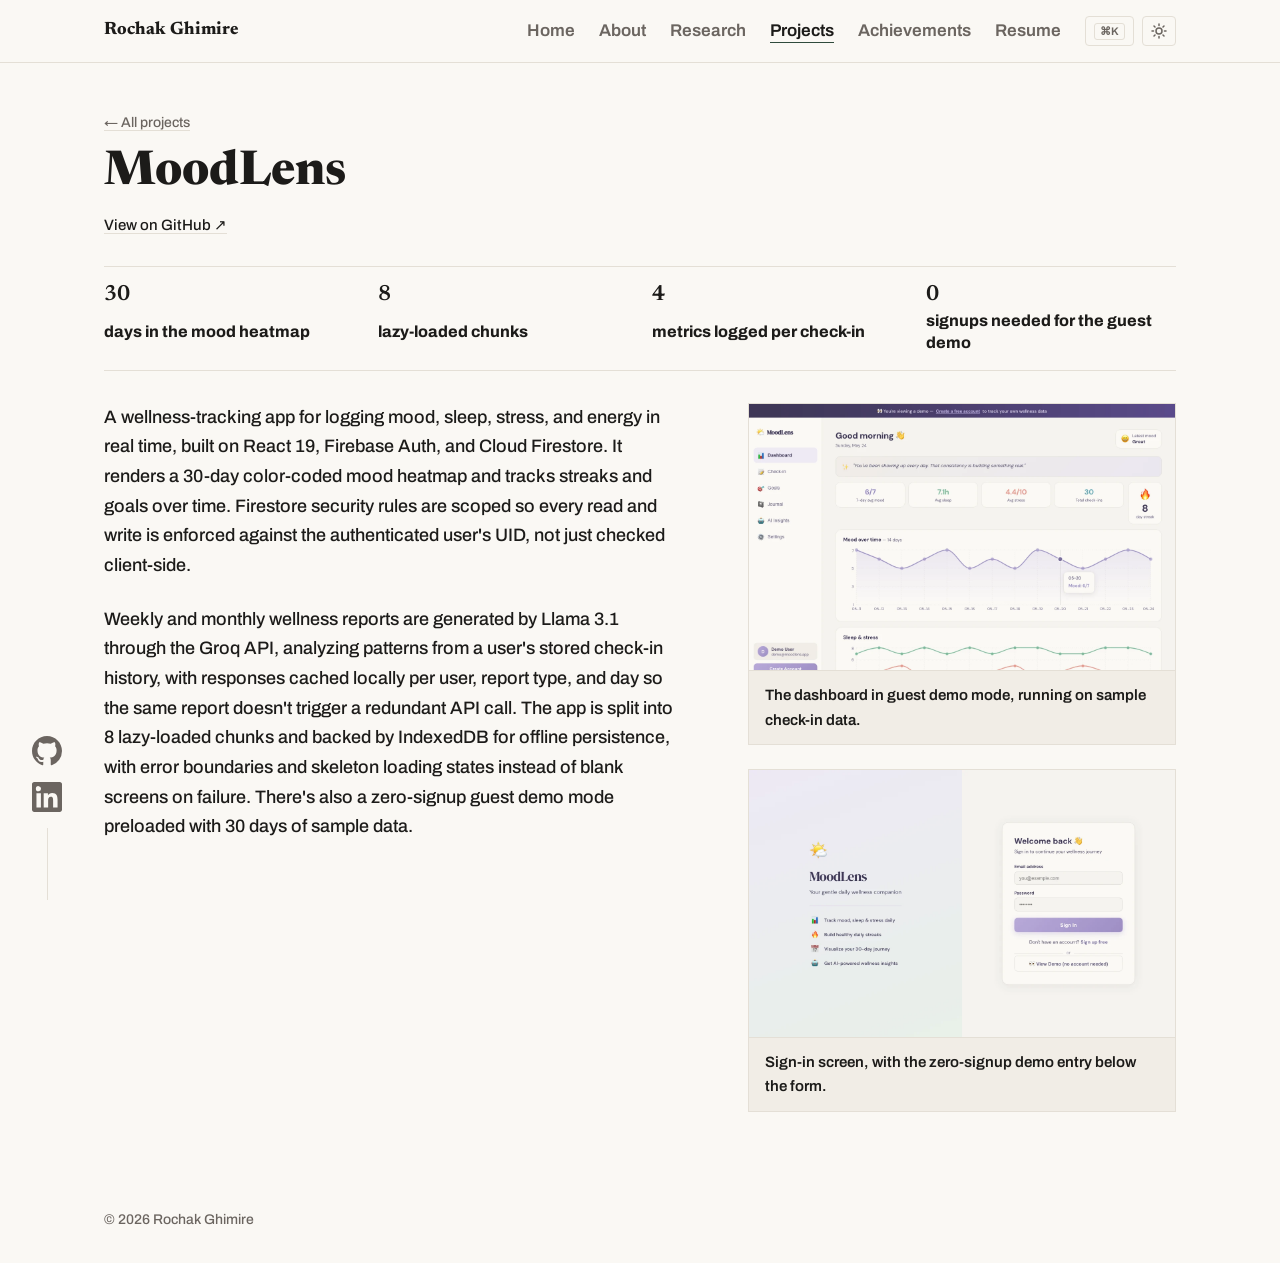
<file: projects/moodlens.html>
<!doctype html>
<html lang="en">
<head>
<meta charset="UTF-8">
<meta name="viewport" content="width=device-width, initial-scale=1.0">
<meta name="color-scheme" content="light dark">
<meta name="theme-color" content="#FAF8F4" media="(prefers-color-scheme: light)">
<meta name="theme-color" content="#161512" media="(prefers-color-scheme: dark)">
<script>
  (function () {
    var t;
    try { t = localStorage.getItem('theme'); } catch (e) {}
    if (t !== 'light' && t !== 'dark') t = matchMedia('(prefers-color-scheme: dark)').matches ? 'dark' : 'light';
    document.documentElement.dataset.theme = t;
  })();
</script>
<title>MoodLens &middot; Rochak Ghimire</title>
<meta name="description" content="MoodLens: a wellness tracker with real-time mood logging and AI-generated weekly reports.">
<link rel="icon" type="image/svg+xml" href="../assets/favicon.svg">
<link rel="icon" type="image/png" sizes="192x192" href="../assets/favicon.png">
<link rel="apple-touch-icon" href="../assets/apple-touch-icon.png">
<meta property="og:type" content="website">
<meta property="og:title" content="MoodLens &middot; Rochak Ghimire">
<meta property="og:description" content="MoodLens: a wellness tracker with real-time mood logging and AI-generated weekly reports.">
<meta property="og:url" content="https://rochakghimire.com/projects/moodlens.html">
<meta property="og:image" content="https://rochakghimire.com/assets/images/og-image.png">
<meta name="twitter:card" content="summary_large_image">
<meta name="twitter:title" content="MoodLens &middot; Rochak Ghimire">
<meta name="twitter:description" content="MoodLens: a wellness tracker with real-time mood logging and AI-generated weekly reports.">
<meta name="twitter:image" content="https://rochakghimire.com/assets/images/og-image.png">
<link rel="preconnect" href="https://fonts.googleapis.com">
<link rel="preconnect" href="https://fonts.gstatic.com" crossorigin>
<link href="https://fonts.googleapis.com/css2?family=Newsreader:wght@200..800&family=Archivo:wght@100..900&display=swap" rel="stylesheet">
<link rel="stylesheet" href="../css/styles.css">
</head>
<body>

<a class="skip-link" href="#main">Skip to content</a>

<header class="site-header">
  <nav class="site-nav" aria-label="Primary">
    <a class="nav-name" href="../index.html">Rochak Ghimire</a>
    <div class="nav-right">
      <ul class="nav-links">
        <li><a href="../index.html">Home</a></li>
        <li><a href="../about.html">About</a></li>
        <li><a href="../research.html">Research</a></li>
        <li><a href="../projects.html" aria-current="page">Projects</a></li>
        <li><a href="../achievements.html">Achievements</a></li>
        <li><a href="../resume.html">Resume</a></li>
      </ul>
      <div class="nav-tools">
        <button class="tool-btn palette-open" type="button" aria-label="Open command palette" aria-keyshortcuts="Meta+K Control+K"><kbd>&#8984;K</kbd></button>
        <button class="tool-btn theme-toggle" type="button" aria-label="Dark mode" aria-pressed="false">
          <svg class="icon-sun" viewBox="0 0 16 16" aria-hidden="true" fill="none" stroke="currentColor" stroke-width="1.5" stroke-linecap="round"><circle cx="8" cy="8" r="3"/><path d="M8 1v1.5M8 13.5V15M1 8h1.5M13.5 8H15M3 3l1 1M12 12l1 1M3 13l1-1M12 4l1-1"/></svg>
          <svg class="icon-moon" viewBox="0 0 16 16" aria-hidden="true" fill="none" stroke="currentColor" stroke-width="1.5" stroke-linejoin="round"><path d="M13.5 9.5A5.5 5.5 0 0 1 6.5 2.5a5.5 5.5 0 1 0 7 7z"/></svg>
        </button>
      </div>
    </div>
  </nav>
</header>

<main id="main">
  <section class="case wrap" data-reveal-group>
    <div class="case-head">
      <p class="editorial-label reveal"><a class="link-underline back-link" href="../projects.html">&larr; All projects</a></p>
      <h1 class="reveal">MoodLens</h1>
      <p class="repo-link reveal"><a class="link-underline" href="https://github.com/Kenzoh33/moodlens" target="_blank" rel="noopener">View on GitHub &#8599;</a></p>
      <dl class="case-facts reveal">
        <div><dt>days in the mood heatmap</dt><dd>30</dd></div>
        <div><dt>lazy-loaded chunks</dt><dd>8</dd></div>
        <div><dt>metrics logged per check-in</dt><dd>4</dd></div>
        <div><dt>signups needed for the guest demo</dt><dd>0</dd></div>
      </dl>
    </div>
    <div class="case-body">
      <div class="case-text">
        <p class="reveal">A wellness-tracking app for logging mood, sleep, stress, and energy in real time, built on React 19, Firebase Auth, and Cloud Firestore. It renders a 30-day color-coded mood heatmap and tracks streaks and goals over time. Firestore security rules are scoped so every read and write is enforced against the authenticated user's UID, not just checked client-side.</p>
        <p class="reveal">Weekly and monthly wellness reports are generated by Llama 3.1 through the Groq API, analyzing patterns from a user's stored check-in history, with responses cached locally per user, report type, and day so the same report doesn't trigger a redundant API call. The app is split into 8 lazy-loaded chunks and backed by IndexedDB for offline persistence, with error boundaries and skeleton loading states instead of blank screens on failure. There's also a zero-signup guest demo mode preloaded with 30 days of sample data.</p>
      </div>
      <div class="case-media">
        <div class="photo-stack">
          <figure class="photo reveal reveal-img">
            <picture>
              <source srcset="../assets/images/moodlens-dashboard.webp" type="image/webp">
              <img src="../assets/images/moodlens-dashboard.png" alt="MoodLens dashboard in demo mode showing a 7-day average mood of 6 out of 7, 7.1 hours average sleep, average stress of 4.4 out of 10, 30 total check-ins, an 8-day streak, and a 14-day mood-over-time chart.">
            </picture>
            <figcaption>The dashboard in guest demo mode, running on sample check-in data.</figcaption>
          </figure>
          <figure class="photo reveal reveal-img">
            <picture>
              <source srcset="../assets/images/moodlens-login.webp" type="image/webp">
              <img src="../assets/images/moodlens-login.png" alt="MoodLens sign-in screen with email and password fields, a sign-up link, and a View Demo button that opens the app without an account.">
            </picture>
            <figcaption>Sign-in screen, with the zero-signup demo entry below the form.</figcaption>
          </figure>
        </div>
      </div>
    </div>
  </section>
</main>

<aside class="social-rail" aria-label="Elsewhere">
  <a href="https://github.com/Kenzoh33" target="_blank" rel="noopener" aria-label="GitHub"><svg viewBox="0 0 16 16" aria-hidden="true" fill="currentColor"><path d="M8 0C3.58 0 0 3.58 0 8c0 3.54 2.29 6.53 5.47 7.59.4.07.55-.17.55-.38 0-.19-.01-.82-.01-1.49-2.01.37-2.53-.49-2.69-.94-.09-.23-.48-.94-.82-1.13-.28-.15-.68-.52-.01-.53.63-.01 1.08.58 1.23.82.72 1.21 1.87.87 2.33.66.07-.52.28-.87.51-1.07-1.78-.2-3.64-.89-3.64-3.95 0-.87.31-1.59.82-2.15-.08-.2-.36-1.02.08-2.12 0 0 .67-.21 2.2.82.64-.18 1.32-.27 2-.27.68 0 1.36.09 2 .27 1.53-1.04 2.2-.82 2.2-.82.44 1.1.16 1.92.08 2.12.51.56.82 1.27.82 2.15 0 3.07-1.87 3.75-3.65 3.95.29.25.54.73.54 1.48 0 1.07-.01 1.93-.01 2.2 0 .21.15.46.55.38A8.013 8.013 0 0016 8c0-4.42-3.58-8-8-8z"/></svg></a>
  <a href="https://linkedin.com/in/rochakghimire" target="_blank" rel="noopener" aria-label="LinkedIn"><svg viewBox="0 0 16 16" aria-hidden="true" fill="currentColor"><path d="M14.82 0H1.18C.53 0 0 .52 0 1.15v13.7C0 15.48.53 16 1.18 16h13.64c.65 0 1.18-.52 1.18-1.15V1.15C16 .52 15.47 0 14.82 0zM4.75 13.63H2.38V6h2.37v7.63zM3.56 4.96a1.38 1.38 0 110-2.75 1.38 1.38 0 010 2.75zm10.07 8.67h-2.37V9.92c0-.89-.02-2.02-1.23-2.02-1.23 0-1.42.96-1.42 1.96v3.77H6.24V6h2.27v1.04h.03c.32-.6 1.09-1.23 2.25-1.23 2.4 0 2.84 1.58 2.84 3.64v4.18z"/></svg></a>
</aside>
<p class="site-copy wrap">&copy; 2026 Rochak Ghimire</p>

<script src="../js/main.js" defer></script>
<script src="../js/palette.js" defer></script>
</body>
</html>
</file>
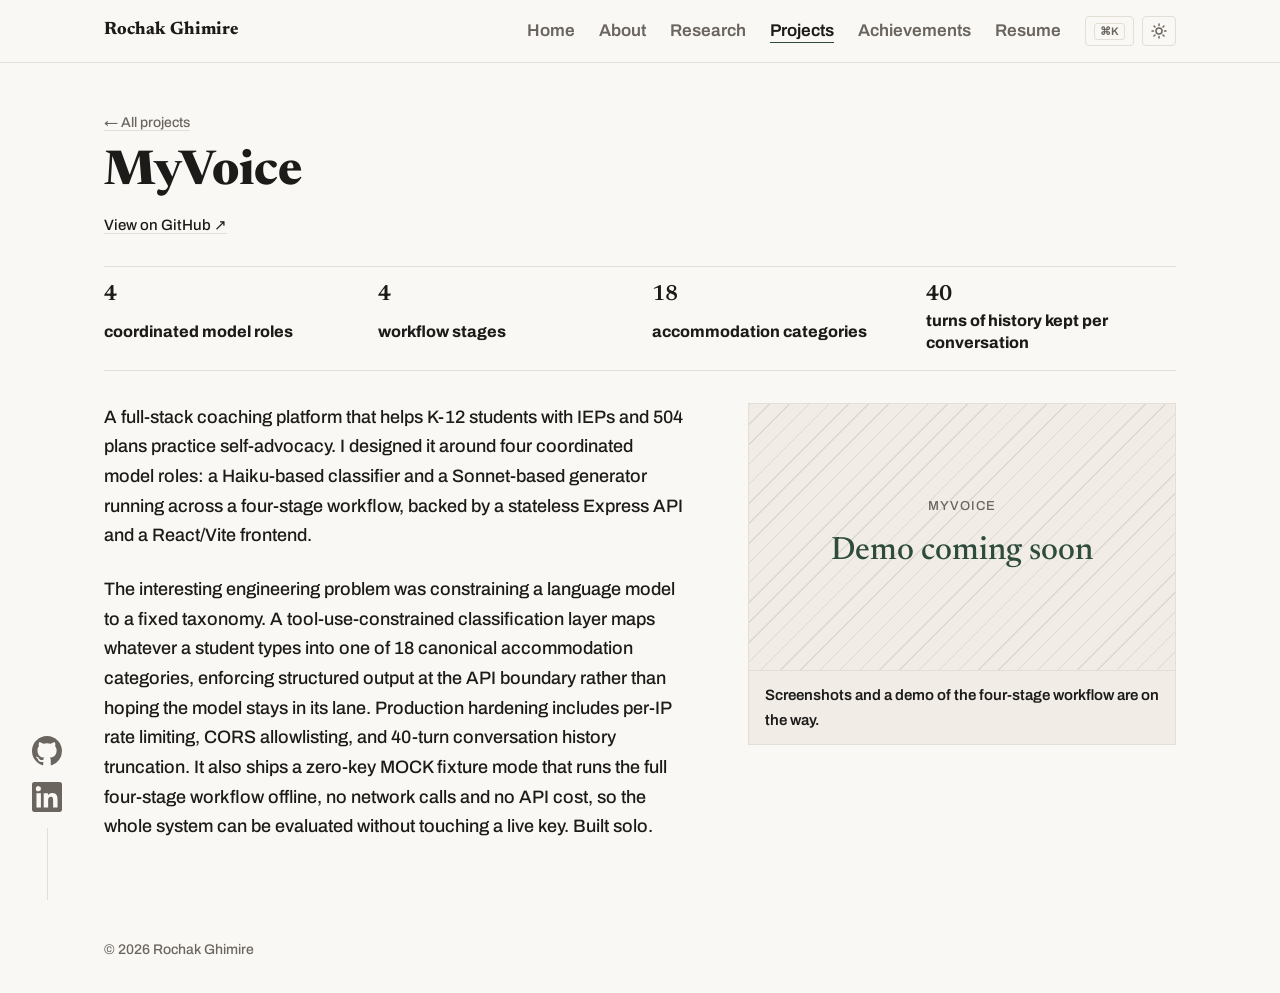
<file: projects/myvoice.html>
<!doctype html>
<html lang="en">
<head>
<meta charset="UTF-8">
<meta name="viewport" content="width=device-width, initial-scale=1.0">
<meta name="color-scheme" content="light dark">
<meta name="theme-color" content="#FAF8F4" media="(prefers-color-scheme: light)">
<meta name="theme-color" content="#161512" media="(prefers-color-scheme: dark)">
<script>
  (function () {
    var t;
    try { t = localStorage.getItem('theme'); } catch (e) {}
    if (t !== 'light' && t !== 'dark') t = matchMedia('(prefers-color-scheme: dark)').matches ? 'dark' : 'light';
    document.documentElement.dataset.theme = t;
  })();
</script>
<title>MyVoice &middot; Rochak Ghimire</title>
<meta name="description" content="MyVoice: a full-stack AI coaching platform for K-12 students with IEPs, orchestrating four model roles across a four-stage workflow.">
<link rel="icon" type="image/svg+xml" href="../assets/favicon.svg">
<link rel="icon" type="image/png" sizes="192x192" href="../assets/favicon.png">
<link rel="apple-touch-icon" href="../assets/apple-touch-icon.png">
<meta property="og:type" content="website">
<meta property="og:title" content="MyVoice &middot; Rochak Ghimire">
<meta property="og:description" content="MyVoice: a full-stack AI coaching platform for K-12 students with IEPs, orchestrating four model roles across a four-stage workflow.">
<meta property="og:url" content="https://rochakghimire.com/projects/myvoice.html">
<meta property="og:image" content="https://rochakghimire.com/assets/images/og-image.png">
<meta name="twitter:card" content="summary_large_image">
<meta name="twitter:title" content="MyVoice &middot; Rochak Ghimire">
<meta name="twitter:description" content="MyVoice: a full-stack AI coaching platform for K-12 students with IEPs, orchestrating four model roles across a four-stage workflow.">
<meta name="twitter:image" content="https://rochakghimire.com/assets/images/og-image.png">
<link rel="preconnect" href="https://fonts.googleapis.com">
<link rel="preconnect" href="https://fonts.gstatic.com" crossorigin>
<link href="https://fonts.googleapis.com/css2?family=Newsreader:wght@200..800&family=Archivo:wght@100..900&display=swap" rel="stylesheet">
<link rel="stylesheet" href="../css/styles.css">
</head>
<body>

<a class="skip-link" href="#main">Skip to content</a>

<header class="site-header">
  <nav class="site-nav" aria-label="Primary">
    <a class="nav-name" href="../index.html">Rochak Ghimire</a>
    <div class="nav-right">
      <ul class="nav-links">
        <li><a href="../index.html">Home</a></li>
        <li><a href="../about.html">About</a></li>
        <li><a href="../research.html">Research</a></li>
        <li><a href="../projects.html" aria-current="page">Projects</a></li>
        <li><a href="../achievements.html">Achievements</a></li>
        <li><a href="../resume.html">Resume</a></li>
      </ul>
      <div class="nav-tools">
        <button class="tool-btn palette-open" type="button" aria-label="Open command palette" aria-keyshortcuts="Meta+K Control+K"><kbd>&#8984;K</kbd></button>
        <button class="tool-btn theme-toggle" type="button" aria-label="Dark mode" aria-pressed="false">
          <svg class="icon-sun" viewBox="0 0 16 16" aria-hidden="true" fill="none" stroke="currentColor" stroke-width="1.5" stroke-linecap="round"><circle cx="8" cy="8" r="3"/><path d="M8 1v1.5M8 13.5V15M1 8h1.5M13.5 8H15M3 3l1 1M12 12l1 1M3 13l1-1M12 4l1-1"/></svg>
          <svg class="icon-moon" viewBox="0 0 16 16" aria-hidden="true" fill="none" stroke="currentColor" stroke-width="1.5" stroke-linejoin="round"><path d="M13.5 9.5A5.5 5.5 0 0 1 6.5 2.5a5.5 5.5 0 1 0 7 7z"/></svg>
        </button>
      </div>
    </div>
  </nav>
</header>

<main id="main">
  <section class="case wrap" data-reveal-group>
    <div class="case-head">
      <p class="editorial-label reveal"><a class="link-underline back-link" href="../projects.html">&larr; All projects</a></p>
      <h1 class="reveal">MyVoice</h1>
      <p class="repo-link reveal"><a class="link-underline" href="https://github.com/Kenzoh33/myvoice" target="_blank" rel="noopener">View on GitHub &#8599;</a></p>
      <dl class="case-facts reveal">
        <div><dt>coordinated model roles</dt><dd>4</dd></div>
        <div><dt>workflow stages</dt><dd>4</dd></div>
        <div><dt>accommodation categories</dt><dd>18</dd></div>
        <div><dt>turns of history kept per conversation</dt><dd>40</dd></div>
      </dl>
    </div>
    <div class="case-body">
      <div class="case-text">
        <p class="reveal">A full-stack coaching platform that helps K-12 students with IEPs and 504 plans practice self-advocacy. I designed it around four coordinated model roles: a Haiku-based classifier and a Sonnet-based generator running across a four-stage workflow, backed by a stateless Express API and a React/Vite frontend.</p>
        <p class="reveal">The interesting engineering problem was constraining a language model to a fixed taxonomy. A tool-use-constrained classification layer maps whatever a student types into one of 18 canonical accommodation categories, enforcing structured output at the API boundary rather than hoping the model stays in its lane. Production hardening includes per-IP rate limiting, CORS allowlisting, and 40-turn conversation history truncation. It also ships a zero-key MOCK fixture mode that runs the full four-stage workflow offline, no network calls and no API cost, so the whole system can be evaluated without touching a live key. Built solo.</p>
      </div>
      <div class="case-media">
        <div class="photo-stack">
          <figure class="photo reveal reveal-img">
            <div class="photo-placeholder" role="img" aria-label="MyVoice demo, coming soon">
              <span class="photo-placeholder-label">MyVoice</span>
              <span class="photo-placeholder-title">Demo coming soon</span>
            </div>
            <figcaption>Screenshots and a demo of the four-stage workflow are on the way.</figcaption>
          </figure>
        </div>
      </div>
    </div>
  </section>
</main>

<aside class="social-rail" aria-label="Elsewhere">
  <a href="https://github.com/Kenzoh33" target="_blank" rel="noopener" aria-label="GitHub"><svg viewBox="0 0 16 16" aria-hidden="true" fill="currentColor"><path d="M8 0C3.58 0 0 3.58 0 8c0 3.54 2.29 6.53 5.47 7.59.4.07.55-.17.55-.38 0-.19-.01-.82-.01-1.49-2.01.37-2.53-.49-2.69-.94-.09-.23-.48-.94-.82-1.13-.28-.15-.68-.52-.01-.53.63-.01 1.08.58 1.23.82.72 1.21 1.87.87 2.33.66.07-.52.28-.87.51-1.07-1.78-.2-3.64-.89-3.64-3.95 0-.87.31-1.59.82-2.15-.08-.2-.36-1.02.08-2.12 0 0 .67-.21 2.2.82.64-.18 1.32-.27 2-.27.68 0 1.36.09 2 .27 1.53-1.04 2.2-.82 2.2-.82.44 1.1.16 1.92.08 2.12.51.56.82 1.27.82 2.15 0 3.07-1.87 3.75-3.65 3.95.29.25.54.73.54 1.48 0 1.07-.01 1.93-.01 2.2 0 .21.15.46.55.38A8.013 8.013 0 0016 8c0-4.42-3.58-8-8-8z"/></svg></a>
  <a href="https://linkedin.com/in/rochakghimire" target="_blank" rel="noopener" aria-label="LinkedIn"><svg viewBox="0 0 16 16" aria-hidden="true" fill="currentColor"><path d="M14.82 0H1.18C.53 0 0 .52 0 1.15v13.7C0 15.48.53 16 1.18 16h13.64c.65 0 1.18-.52 1.18-1.15V1.15C16 .52 15.47 0 14.82 0zM4.75 13.63H2.38V6h2.37v7.63zM3.56 4.96a1.38 1.38 0 110-2.75 1.38 1.38 0 010 2.75zm10.07 8.67h-2.37V9.92c0-.89-.02-2.02-1.23-2.02-1.23 0-1.42.96-1.42 1.96v3.77H6.24V6h2.27v1.04h.03c.32-.6 1.09-1.23 2.25-1.23 2.4 0 2.84 1.58 2.84 3.64v4.18z"/></svg></a>
</aside>
<p class="site-copy wrap">&copy; 2026 Rochak Ghimire</p>

<script src="../js/main.js" defer></script>
<script src="../js/palette.js" defer></script>
</body>
</html>
</file>
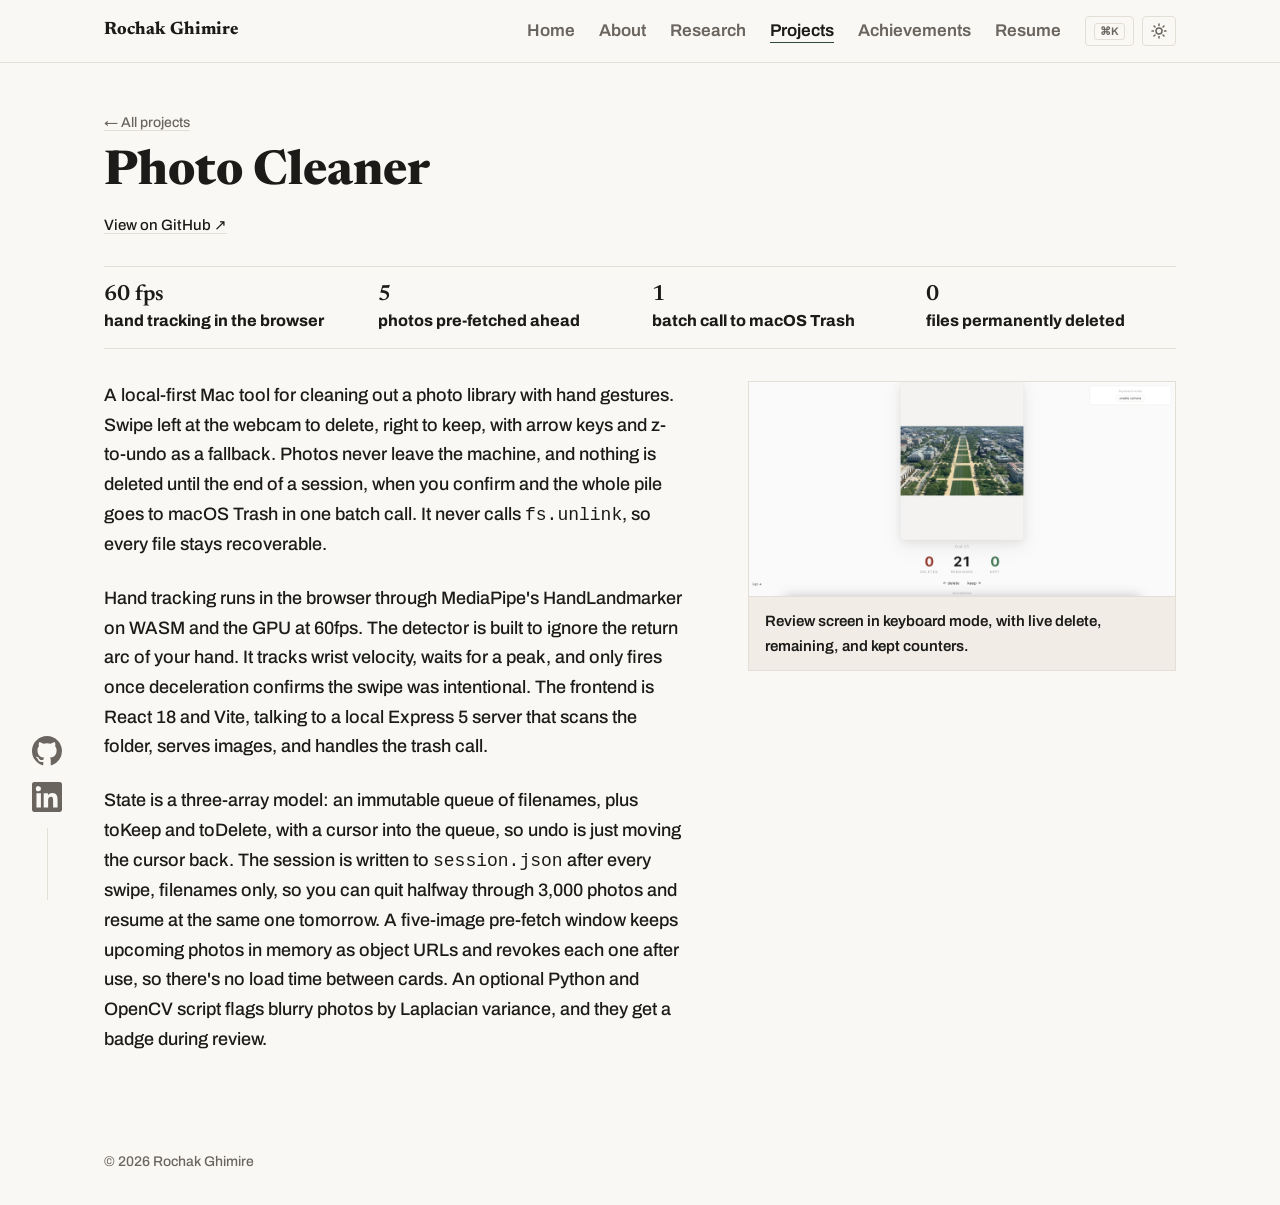
<file: projects/photo-cleaner.html>
<!doctype html>
<html lang="en">
<head>
<meta charset="UTF-8">
<meta name="viewport" content="width=device-width, initial-scale=1.0">
<meta name="color-scheme" content="light dark">
<meta name="theme-color" content="#FAF8F4" media="(prefers-color-scheme: light)">
<meta name="theme-color" content="#161512" media="(prefers-color-scheme: dark)">
<script>
  (function () {
    var t;
    try { t = localStorage.getItem('theme'); } catch (e) {}
    if (t !== 'light' && t !== 'dark') t = matchMedia('(prefers-color-scheme: dark)').matches ? 'dark' : 'light';
    document.documentElement.dataset.theme = t;
  })();
</script>
<title>Photo Cleaner &middot; Rochak Ghimire</title>
<meta name="description" content="Photo Cleaner: a local Mac tool for sorting a photo library with webcam hand gestures, with nothing deleted until you confirm.">
<link rel="icon" type="image/svg+xml" href="../assets/favicon.svg">
<link rel="icon" type="image/png" sizes="192x192" href="../assets/favicon.png">
<link rel="apple-touch-icon" href="../assets/apple-touch-icon.png">
<meta property="og:type" content="website">
<meta property="og:title" content="Photo Cleaner &middot; Rochak Ghimire">
<meta property="og:description" content="Photo Cleaner: a local Mac tool for sorting a photo library with webcam hand gestures, with nothing deleted until you confirm.">
<meta property="og:url" content="https://rochakghimire.com/projects/photo-cleaner.html">
<meta property="og:image" content="https://rochakghimire.com/assets/images/og-image.png">
<meta name="twitter:card" content="summary_large_image">
<meta name="twitter:title" content="Photo Cleaner &middot; Rochak Ghimire">
<meta name="twitter:description" content="Photo Cleaner: a local Mac tool for sorting a photo library with webcam hand gestures, with nothing deleted until you confirm.">
<meta name="twitter:image" content="https://rochakghimire.com/assets/images/og-image.png">
<link rel="preconnect" href="https://fonts.googleapis.com">
<link rel="preconnect" href="https://fonts.gstatic.com" crossorigin>
<link href="https://fonts.googleapis.com/css2?family=Newsreader:wght@200..800&family=Archivo:wght@100..900&display=swap" rel="stylesheet">
<link rel="stylesheet" href="../css/styles.css">
</head>
<body>

<a class="skip-link" href="#main">Skip to content</a>

<header class="site-header">
  <nav class="site-nav" aria-label="Primary">
    <a class="nav-name" href="../index.html">Rochak Ghimire</a>
    <div class="nav-right">
      <ul class="nav-links">
        <li><a href="../index.html">Home</a></li>
        <li><a href="../about.html">About</a></li>
        <li><a href="../research.html">Research</a></li>
        <li><a href="../projects.html" aria-current="page">Projects</a></li>
        <li><a href="../achievements.html">Achievements</a></li>
        <li><a href="../resume.html">Resume</a></li>
      </ul>
      <div class="nav-tools">
        <button class="tool-btn palette-open" type="button" aria-label="Open command palette" aria-keyshortcuts="Meta+K Control+K"><kbd>&#8984;K</kbd></button>
        <button class="tool-btn theme-toggle" type="button" aria-label="Dark mode" aria-pressed="false">
          <svg class="icon-sun" viewBox="0 0 16 16" aria-hidden="true" fill="none" stroke="currentColor" stroke-width="1.5" stroke-linecap="round"><circle cx="8" cy="8" r="3"/><path d="M8 1v1.5M8 13.5V15M1 8h1.5M13.5 8H15M3 3l1 1M12 12l1 1M3 13l1-1M12 4l1-1"/></svg>
          <svg class="icon-moon" viewBox="0 0 16 16" aria-hidden="true" fill="none" stroke="currentColor" stroke-width="1.5" stroke-linejoin="round"><path d="M13.5 9.5A5.5 5.5 0 0 1 6.5 2.5a5.5 5.5 0 1 0 7 7z"/></svg>
        </button>
      </div>
    </div>
  </nav>
</header>

<main id="main">
  <section class="case wrap" data-reveal-group>
    <div class="case-head">
      <p class="editorial-label reveal"><a class="link-underline back-link" href="../projects.html">&larr; All projects</a></p>
      <h1 class="reveal">Photo Cleaner</h1>
      <p class="repo-link reveal"><a class="link-underline" href="https://github.com/Kenzoh33/photo-cleaner" target="_blank" rel="noopener">View on GitHub &#8599;</a></p>
      <dl class="case-facts reveal">
        <div><dt>hand tracking in the browser</dt><dd>60 fps</dd></div>
        <div><dt>photos pre-fetched ahead</dt><dd>5</dd></div>
        <div><dt>batch call to macOS Trash</dt><dd>1</dd></div>
        <div><dt>files permanently deleted</dt><dd>0</dd></div>
      </dl>
    </div>
    <div class="case-body">
      <div class="case-text">
        <p class="reveal">A local-first Mac tool for cleaning out a photo library with hand gestures. Swipe left at the webcam to delete, right to keep, with arrow keys and z-to-undo as a fallback. Photos never leave the machine, and nothing is deleted until the end of a session, when you confirm and the whole pile goes to macOS Trash in one batch call. It never calls <code>fs.unlink</code>, so every file stays recoverable.</p>
        <p class="reveal">Hand tracking runs in the browser through MediaPipe's HandLandmarker on WASM and the GPU at 60fps. The detector is built to ignore the return arc of your hand. It tracks wrist velocity, waits for a peak, and only fires once deceleration confirms the swipe was intentional. The frontend is React 18 and Vite, talking to a local Express 5 server that scans the folder, serves images, and handles the trash call.</p>
        <p class="reveal">State is a three-array model: an immutable queue of filenames, plus toKeep and toDelete, with a cursor into the queue, so undo is just moving the cursor back. The session is written to <code>session.json</code> after every swipe, filenames only, so you can quit halfway through 3,000 photos and resume at the same one tomorrow. A five-image pre-fetch window keeps upcoming photos in memory as object URLs and revokes each one after use, so there's no load time between cards. An optional Python and OpenCV script flags blurry photos by Laplacian variance, and they get a badge during review.</p>
      </div>
      <div class="case-media">
        <div class="photo-stack">
          <figure class="photo reveal reveal-img">
            <picture>
              <source srcset="../assets/images/photo-cleaner-review.webp" type="image/webp">
              <img src="../assets/images/photo-cleaner-review.png" alt="Photo Cleaner review screen showing an aerial photo of the National Mall on a centered card, a 0 of 21 progress label, counters for 0 deleted, 21 remaining, and 0 kept, delete and keep controls, and a keyboard-mode panel with an enable camera button.">
            </picture>
            <figcaption>Review screen in keyboard mode, with live delete, remaining, and kept counters.</figcaption>
          </figure>
        </div>
      </div>
    </div>
  </section>
</main>

<aside class="social-rail" aria-label="Elsewhere">
  <a href="https://github.com/Kenzoh33" target="_blank" rel="noopener" aria-label="GitHub"><svg viewBox="0 0 16 16" aria-hidden="true" fill="currentColor"><path d="M8 0C3.58 0 0 3.58 0 8c0 3.54 2.29 6.53 5.47 7.59.4.07.55-.17.55-.38 0-.19-.01-.82-.01-1.49-2.01.37-2.53-.49-2.69-.94-.09-.23-.48-.94-.82-1.13-.28-.15-.68-.52-.01-.53.63-.01 1.08.58 1.23.82.72 1.21 1.87.87 2.33.66.07-.52.28-.87.51-1.07-1.78-.2-3.64-.89-3.64-3.95 0-.87.31-1.59.82-2.15-.08-.2-.36-1.02.08-2.12 0 0 .67-.21 2.2.82.64-.18 1.32-.27 2-.27.68 0 1.36.09 2 .27 1.53-1.04 2.2-.82 2.2-.82.44 1.1.16 1.92.08 2.12.51.56.82 1.27.82 2.15 0 3.07-1.87 3.75-3.65 3.95.29.25.54.73.54 1.48 0 1.07-.01 1.93-.01 2.2 0 .21.15.46.55.38A8.013 8.013 0 0016 8c0-4.42-3.58-8-8-8z"/></svg></a>
  <a href="https://linkedin.com/in/rochakghimire" target="_blank" rel="noopener" aria-label="LinkedIn"><svg viewBox="0 0 16 16" aria-hidden="true" fill="currentColor"><path d="M14.82 0H1.18C.53 0 0 .52 0 1.15v13.7C0 15.48.53 16 1.18 16h13.64c.65 0 1.18-.52 1.18-1.15V1.15C16 .52 15.47 0 14.82 0zM4.75 13.63H2.38V6h2.37v7.63zM3.56 4.96a1.38 1.38 0 110-2.75 1.38 1.38 0 010 2.75zm10.07 8.67h-2.37V9.92c0-.89-.02-2.02-1.23-2.02-1.23 0-1.42.96-1.42 1.96v3.77H6.24V6h2.27v1.04h.03c.32-.6 1.09-1.23 2.25-1.23 2.4 0 2.84 1.58 2.84 3.64v4.18z"/></svg></a>
</aside>
<p class="site-copy wrap">&copy; 2026 Rochak Ghimire</p>

<script src="../js/main.js" defer></script>
<script src="../js/palette.js" defer></script>
</body>
</html>
</file>
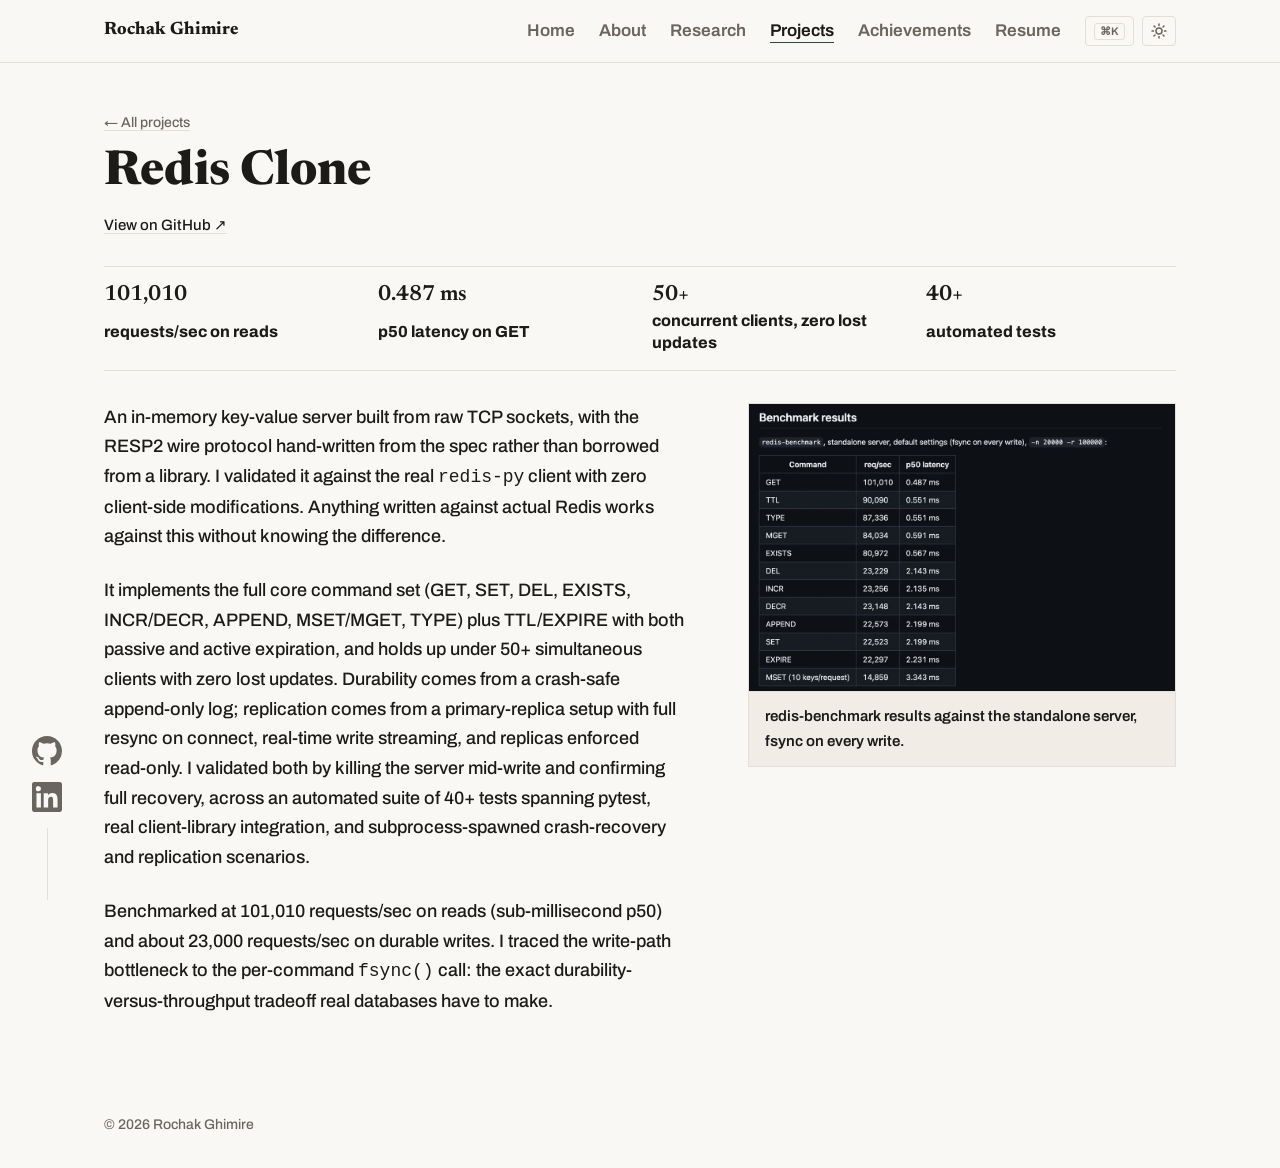
<file: projects/redis-clone.html>
<!doctype html>
<html lang="en">
<head>
<meta charset="UTF-8">
<meta name="viewport" content="width=device-width, initial-scale=1.0">
<meta name="color-scheme" content="light dark">
<meta name="theme-color" content="#FAF8F4" media="(prefers-color-scheme: light)">
<meta name="theme-color" content="#161512" media="(prefers-color-scheme: dark)">
<script>
  (function () {
    var t;
    try { t = localStorage.getItem('theme'); } catch (e) {}
    if (t !== 'light' && t !== 'dark') t = matchMedia('(prefers-color-scheme: dark)').matches ? 'dark' : 'light';
    document.documentElement.dataset.theme = t;
  })();
</script>
<title>Redis Clone &middot; Rochak Ghimire</title>
<meta name="description" content="A Redis-compatible server built from raw TCP sockets, benchmarked at 101,010 requests per second.">
<link rel="icon" type="image/svg+xml" href="../assets/favicon.svg">
<link rel="icon" type="image/png" sizes="192x192" href="../assets/favicon.png">
<link rel="apple-touch-icon" href="../assets/apple-touch-icon.png">
<meta property="og:type" content="website">
<meta property="og:title" content="Redis Clone &middot; Rochak Ghimire">
<meta property="og:description" content="A Redis-compatible server built from raw TCP sockets, benchmarked at 101,010 requests per second.">
<meta property="og:url" content="https://rochakghimire.com/projects/redis-clone.html">
<meta property="og:image" content="https://rochakghimire.com/assets/images/og-image.png">
<meta name="twitter:card" content="summary_large_image">
<meta name="twitter:title" content="Redis Clone &middot; Rochak Ghimire">
<meta name="twitter:description" content="A Redis-compatible server built from raw TCP sockets, benchmarked at 101,010 requests per second.">
<meta name="twitter:image" content="https://rochakghimire.com/assets/images/og-image.png">
<link rel="preconnect" href="https://fonts.googleapis.com">
<link rel="preconnect" href="https://fonts.gstatic.com" crossorigin>
<link href="https://fonts.googleapis.com/css2?family=Newsreader:wght@200..800&family=Archivo:wght@100..900&display=swap" rel="stylesheet">
<link rel="stylesheet" href="../css/styles.css">
</head>
<body>

<a class="skip-link" href="#main">Skip to content</a>

<header class="site-header">
  <nav class="site-nav" aria-label="Primary">
    <a class="nav-name" href="../index.html">Rochak Ghimire</a>
    <div class="nav-right">
      <ul class="nav-links">
        <li><a href="../index.html">Home</a></li>
        <li><a href="../about.html">About</a></li>
        <li><a href="../research.html">Research</a></li>
        <li><a href="../projects.html" aria-current="page">Projects</a></li>
        <li><a href="../achievements.html">Achievements</a></li>
        <li><a href="../resume.html">Resume</a></li>
      </ul>
      <div class="nav-tools">
        <button class="tool-btn palette-open" type="button" aria-label="Open command palette" aria-keyshortcuts="Meta+K Control+K"><kbd>&#8984;K</kbd></button>
        <button class="tool-btn theme-toggle" type="button" aria-label="Dark mode" aria-pressed="false">
          <svg class="icon-sun" viewBox="0 0 16 16" aria-hidden="true" fill="none" stroke="currentColor" stroke-width="1.5" stroke-linecap="round"><circle cx="8" cy="8" r="3"/><path d="M8 1v1.5M8 13.5V15M1 8h1.5M13.5 8H15M3 3l1 1M12 12l1 1M3 13l1-1M12 4l1-1"/></svg>
          <svg class="icon-moon" viewBox="0 0 16 16" aria-hidden="true" fill="none" stroke="currentColor" stroke-width="1.5" stroke-linejoin="round"><path d="M13.5 9.5A5.5 5.5 0 0 1 6.5 2.5a5.5 5.5 0 1 0 7 7z"/></svg>
        </button>
      </div>
    </div>
  </nav>
</header>

<main id="main">
  <section class="case wrap" data-reveal-group>
    <div class="case-head">
      <p class="editorial-label reveal"><a class="link-underline back-link" href="../projects.html">&larr; All projects</a></p>
      <h1 class="reveal">Redis Clone</h1>
      <p class="repo-link reveal"><a class="link-underline" href="https://github.com/Kenzoh33/redis-clone" target="_blank" rel="noopener">View on GitHub &#8599;</a></p>
      <dl class="case-facts reveal">
        <div><dt>requests/sec on reads</dt><dd>101,010</dd></div>
        <div><dt>p50 latency on GET</dt><dd>0.487 ms</dd></div>
        <div><dt>concurrent clients, zero lost updates</dt><dd>50+</dd></div>
        <div><dt>automated tests</dt><dd>40+</dd></div>
      </dl>
    </div>
    <div class="case-body">
      <div class="case-text">
        <p class="reveal">An in-memory key-value server built from raw TCP sockets, with the RESP2 wire protocol hand-written from the spec rather than borrowed from a library. I validated it against the real <code>redis-py</code> client with zero client-side modifications. Anything written against actual Redis works against this without knowing the difference.</p>
        <p class="reveal">It implements the full core command set (GET, SET, DEL, EXISTS, INCR/DECR, APPEND, MSET/MGET, TYPE) plus TTL/EXPIRE with both passive and active expiration, and holds up under 50+ simultaneous clients with zero lost updates. Durability comes from a crash-safe append-only log; replication comes from a primary-replica setup with full resync on connect, real-time write streaming, and replicas enforced read-only. I validated both by killing the server mid-write and confirming full recovery, across an automated suite of 40+ tests spanning pytest, real client-library integration, and subprocess-spawned crash-recovery and replication scenarios.</p>
        <p class="reveal">Benchmarked at 101,010 requests/sec on reads (sub-millisecond p50) and about 23,000 requests/sec on durable writes. I traced the write-path bottleneck to the per-command <code>fsync()</code> call: the exact durability-versus-throughput tradeoff real databases have to make.</p>
      </div>
      <div class="case-media">
        <div class="photo-stack">
          <figure class="photo reveal reveal-img">
            <picture>
              <source srcset="../assets/images/redis-clone-benchmarks.webp" type="image/webp">
              <img src="../assets/images/redis-clone-benchmarks.png" alt="Benchmark table from redis-benchmark: GET at 101,010 requests per second with 0.487 ms p50 latency, reads between 80,000 and 101,000 requests per second, and writes such as SET, INCR, and DEL around 22,000 to 23,000 requests per second at about 2.1 ms p50.">
            </picture>
            <figcaption>redis-benchmark results against the standalone server, fsync on every write.</figcaption>
          </figure>
        </div>
      </div>
    </div>
  </section>
</main>

<aside class="social-rail" aria-label="Elsewhere">
  <a href="https://github.com/Kenzoh33" target="_blank" rel="noopener" aria-label="GitHub"><svg viewBox="0 0 16 16" aria-hidden="true" fill="currentColor"><path d="M8 0C3.58 0 0 3.58 0 8c0 3.54 2.29 6.53 5.47 7.59.4.07.55-.17.55-.38 0-.19-.01-.82-.01-1.49-2.01.37-2.53-.49-2.69-.94-.09-.23-.48-.94-.82-1.13-.28-.15-.68-.52-.01-.53.63-.01 1.08.58 1.23.82.72 1.21 1.87.87 2.33.66.07-.52.28-.87.51-1.07-1.78-.2-3.64-.89-3.64-3.95 0-.87.31-1.59.82-2.15-.08-.2-.36-1.02.08-2.12 0 0 .67-.21 2.2.82.64-.18 1.32-.27 2-.27.68 0 1.36.09 2 .27 1.53-1.04 2.2-.82 2.2-.82.44 1.1.16 1.92.08 2.12.51.56.82 1.27.82 2.15 0 3.07-1.87 3.75-3.65 3.95.29.25.54.73.54 1.48 0 1.07-.01 1.93-.01 2.2 0 .21.15.46.55.38A8.013 8.013 0 0016 8c0-4.42-3.58-8-8-8z"/></svg></a>
  <a href="https://linkedin.com/in/rochakghimire" target="_blank" rel="noopener" aria-label="LinkedIn"><svg viewBox="0 0 16 16" aria-hidden="true" fill="currentColor"><path d="M14.82 0H1.18C.53 0 0 .52 0 1.15v13.7C0 15.48.53 16 1.18 16h13.64c.65 0 1.18-.52 1.18-1.15V1.15C16 .52 15.47 0 14.82 0zM4.75 13.63H2.38V6h2.37v7.63zM3.56 4.96a1.38 1.38 0 110-2.75 1.38 1.38 0 010 2.75zm10.07 8.67h-2.37V9.92c0-.89-.02-2.02-1.23-2.02-1.23 0-1.42.96-1.42 1.96v3.77H6.24V6h2.27v1.04h.03c.32-.6 1.09-1.23 2.25-1.23 2.4 0 2.84 1.58 2.84 3.64v4.18z"/></svg></a>
</aside>
<p class="site-copy wrap">&copy; 2026 Rochak Ghimire</p>

<script src="../js/main.js" defer></script>
<script src="../js/palette.js" defer></script>
</body>
</html>
</file>
<file: css/styles.css>
/* ---------------------------------------------------
   Design tokens (from style-guide.html, Phase 2 approved)
--------------------------------------------------- */
:root {
  --bg: #FAF8F4;
  --bg-alt: #F1EDE6;
  --ink: #1C1B19;
  --ink-soft: #6B6560;
  --border: #E4DFD6;
  --accent: #2F4B3C;
  --accent-tint: #E3E9E4;
  --line-color: rgba(47, 75, 60, 0.12);
  --groove: #4A4540;
  --sprite-rim: transparent;
  --nav-link: var(--ink-soft);
  --label: var(--ink-soft);
  --shadow: rgba(28, 27, 25, 0.18);
  --ease-out: cubic-bezier(0.2, 0.8, 0.2, 1);
  color-scheme: light;

  --font-display: 'Newsreader', Georgia, serif;
  --font-body: 'Archivo', -apple-system, BlinkMacSystemFont, sans-serif;

  --space-1: 0.25rem;
  --space-2: 0.5rem;
  --space-3: 0.75rem;
  --space-4: 1rem;
  --space-5: 1.5rem;
  --space-6: 2rem;
  --space-7: 3rem;
  --space-8: 4rem;
  --space-9: 6rem;
  --space-10: 8rem;

  --measure: 68ch;
}

/* Dark theme. The inline script in each page's <head> sets data-theme
   from the saved choice or the system setting before first paint. */
:root[data-theme="dark"] {
  --bg: #161512;
  --bg-alt: #1F1D1A;
  --ink: #ECE7DF;
  --ink-soft: #A39C93;
  --border: #2E2B27;
  --accent: #8DB89C;
  --accent-tint: #22302A;
  --line-color: rgba(141, 184, 156, 0.09);
  --groove: #3A3631;
  --sprite-rim: rgba(236, 231, 223, 0.4);
  --nav-link: var(--ink);
  --label: var(--ink);
  --shadow: rgba(0, 0, 0, 0.5);
  color-scheme: dark;
}
/* No-JS fallback: follow the system setting */
@media (prefers-color-scheme: dark) {
  :root:not([data-theme]) {
    --bg: #161512;
    --bg-alt: #1F1D1A;
    --ink: #ECE7DF;
    --ink-soft: #A39C93;
    --border: #2E2B27;
    --accent: #8DB89C;
    --accent-tint: #22302A;
    --line-color: rgba(141, 184, 156, 0.09);
    --groove: #3A3631;
    --sprite-rim: rgba(236, 231, 223, 0.4);
    --nav-link: var(--ink);
    --label: var(--ink);
    --shadow: rgba(0, 0, 0, 0.5);
    color-scheme: dark;
  }
}

/* Cross-document page transitions where supported; ignored elsewhere */
@view-transition {
  navigation: auto;
}

/* ---------------------------------------------------
   Reset
--------------------------------------------------- */
*, *::before, *::after { box-sizing: border-box; }
html { scroll-behavior: smooth; }
body {
  margin: 0;
  background: var(--bg);
  color: var(--ink);
  font-family: var(--font-body);
  font-size: 1.125rem;
  font-weight: 500;
  line-height: 1.65;
  -webkit-font-smoothing: antialiased;
  min-height: 100vh;
  display: flex;
  flex-direction: column;
  transition: background-color 200ms ease, color 200ms ease;
}
main { flex: 1 0 auto; }
img { max-width: 100%; display: block; }
a { color: inherit; }
ul { margin: 0; padding: 0; list-style: none; }
h1, h2, h3 { font-family: var(--font-display); font-weight: 750; line-height: 1.15; margin: 0; }
p { margin: 0; }

@media (prefers-reduced-motion: reduce) {
  html { scroll-behavior: auto; }
  *, *::before, *::after {
    animation-duration: 0.001ms !important;
    animation-iteration-count: 1 !important;
    transition-duration: 0.001ms !important;
    scroll-behavior: auto !important;
  }
}

/* ---------------------------------------------------
   Accessibility
--------------------------------------------------- */
.skip-link {
  position: absolute;
  left: -9999px;
  top: 0;
  background: var(--ink);
  color: var(--bg);
  padding: var(--space-3) var(--space-5);
  z-index: 100;
}
.skip-link:focus {
  left: var(--space-4);
  top: var(--space-4);
}
a:focus-visible,
button:focus-visible {
  outline: 2px solid var(--accent);
  outline-offset: 3px;
}

/* ---------------------------------------------------
   Layout shell
--------------------------------------------------- */
.wrap {
  max-width: 1120px;
  margin: 0 auto;
  padding: 0 var(--space-5);
}

/* ---------------------------------------------------
   Header / nav
--------------------------------------------------- */
.site-header {
  border-bottom: 1px solid var(--border);
  position: sticky;
  top: 0;
  background: var(--bg);
  z-index: 10;
}
.site-nav {
  max-width: 1120px;
  margin: 0 auto;
  padding: var(--space-4) var(--space-5);
  display: flex;
  flex-wrap: wrap;
  align-items: center;
  justify-content: space-between;
  gap: var(--space-4);
}
.nav-right {
  display: flex;
  align-items: center;
  gap: var(--space-5);
  flex-wrap: wrap;
}
.nav-tools { display: flex; align-items: center; gap: var(--space-2); }
.tool-btn {
  display: inline-flex;
  align-items: center;
  justify-content: center;
  gap: var(--space-1);
  height: 30px;
  min-width: 30px;
  padding: 0 var(--space-2);
  border: 1px solid var(--border);
  border-radius: 4px;
  background: none;
  color: var(--ink-soft);
  font: 625 0.75rem/1 var(--font-body);
  cursor: pointer;
  transition: color 150ms ease, border-color 150ms ease, transform 100ms ease;
}
.tool-btn:hover, .tool-btn:focus-visible { color: var(--ink); border-color: var(--accent); }
.tool-btn:active { transform: scale(0.96); }
.tool-btn svg { width: 16px; height: 16px; display: block; }
.theme-toggle .icon-moon { display: none; }
[data-theme="dark"] .theme-toggle .icon-sun { display: none; }
[data-theme="dark"] .theme-toggle .icon-moon { display: block; }
kbd {
  font: 625 0.6875rem var(--font-body);
  padding: 1px 5px;
  border: 1px solid var(--border);
  border-radius: 3px;
}
.nav-name {
  font-family: var(--font-display);
  font-weight: 750;
  font-size: 1.125rem;
  text-decoration: none;
  transition: color 150ms ease;
}
.nav-name:hover, .nav-name:focus-visible { color: var(--accent); }
.nav-links {
  display: flex;
  gap: var(--space-5);
  flex-wrap: wrap;
  font-size: 1.0625rem;
}
.nav-links a {
  position: relative;
  text-decoration: none;
  color: var(--nav-link);
  font-weight: 625;
  padding-bottom: 3px;
}
.nav-links a::after {
  content: '';
  position: absolute;
  left: 0;
  right: 0;
  bottom: 0;
  height: 1px;
  background: var(--accent);
  transform: scaleX(0);
  transform-origin: left;
  transition: transform 200ms ease;
}
.nav-links a:hover,
.nav-links a:focus-visible,
.nav-links a[aria-current="page"] {
  color: var(--ink);
}
.nav-links a:hover::after,
.nav-links a:focus-visible::after,
.nav-links a[aria-current="page"]::after {
  transform: scaleX(1);
}

/* Phones: two short rows. Name + theme toggle on top, then the
   links on one line that swipes sideways if it runs out of room */
@media (max-width: 639px) {
  .site-nav { padding-bottom: 0; row-gap: var(--space-2); }
  .nav-right { display: contents; }
  .nav-tools { margin-left: auto; }
  .palette-open { display: none; }
  .nav-links {
    order: 1;
    flex: 0 0 100%;
    flex-wrap: nowrap;
    gap: var(--space-5);
    font-size: 0.9375rem;
    overflow-x: auto;
    scrollbar-width: none;
    padding-bottom: var(--space-3);
  }
  .nav-links::-webkit-scrollbar { display: none; }
  .nav-links a { white-space: nowrap; }
}

/* ---------------------------------------------------
   Shared underline-link style
--------------------------------------------------- */
.link-underline {
  text-decoration: underline;
  text-decoration-color: var(--border);
  text-underline-offset: 3px;
  transition: color 150ms ease, text-decoration-color 150ms ease;
}
.link-underline:hover,
.link-underline:focus-visible {
  color: var(--accent);
  text-decoration-color: var(--accent);
}

/* ---------------------------------------------------
   Editorial row: narrow label column + wide content column
   Reused across About / Research / Projects / Achievements / Resume / Contact
--------------------------------------------------- */
.editorial-row {
  display: grid;
  grid-template-columns: 1fr;
  gap: var(--space-4);
  padding: var(--space-7) 0 var(--space-8);
}
.editorial-label {
  font-family: var(--font-body);
  font-size: 0.8125rem;
  font-weight: 750;
  text-transform: uppercase;
  letter-spacing: 0.08em;
  color: var(--label);
}
.editorial-content {
  max-width: var(--measure);
}
.editorial-content > * + * { margin-top: var(--space-5); }

@media (min-width: 640px) {
  .editorial-row {
    grid-template-columns: 140px 1fr;
    gap: var(--space-6);
  }
}
@media (min-width: 1024px) {
  .editorial-row {
    grid-template-columns: 180px 1fr;
    gap: var(--space-7);
  }
}

/* ---------------------------------------------------
   Decorative background: drifting rule lines
   Used behind the hero and behind the About page
--------------------------------------------------- */
.hero-section {
  position: relative;
  overflow: hidden;
  min-height: 60vh;
  display: flex;
  flex-direction: column;
  justify-content: center;
}
.hero-section .wrap {
  position: relative;
  z-index: 1;
  width: 100%;
}
.bg-lines {
  position: absolute;
  inset: 0;
  z-index: 0;
  pointer-events: none;
  background-image: repeating-linear-gradient(
    115deg,
    transparent 0px,
    transparent 78px,
    var(--line-color) 79px,
    var(--line-color) 80px
  );
  background-size: 480px 480px;
  animation: drift-lines 45s linear infinite;
}
@keyframes drift-lines {
  from { background-position: 0 0; }
  to { background-position: 480px 480px; }
}

/* Page-wide version of the same line pattern, painted on the body itself
   so it covers the full page regardless of content height (used on About) */
body.page-lines {
  background-image: repeating-linear-gradient(
    115deg,
    transparent 0px,
    transparent 78px,
    var(--line-color) 79px,
    var(--line-color) 80px
  );
  background-size: 480px 480px;
  animation: drift-lines 45s linear infinite;
}

/* ---------------------------------------------------
   Hero (home page only)
--------------------------------------------------- */
.hero {
  padding: var(--space-8) var(--space-5) var(--space-7);
  display: grid;
  gap: var(--space-6);
}
.hero h1 {
  font-size: clamp(2.5rem, 1.9rem + 3vw, 4rem);
  margin-bottom: var(--space-3);
}
.hero-status {
  color: var(--ink-soft);
  font-size: 1rem;
}
.hero-line {
  font-size: clamp(1.125rem, 1rem + 0.6vw, 1.375rem);
  max-width: 52ch;
  line-height: 1.5;
}

@media (min-width: 1024px) {
  .hero {
    grid-template-columns: 7fr 5fr;
    align-items: end;
  }
  .hero-intro { grid-column: 1; }
  .hero-line { grid-column: 2; justify-self: end; text-align: left; }
}

@keyframes fade-up-in {
  from { opacity: 0; transform: translateY(16px); }
  to { opacity: 1; transform: translateY(0); }
}
.hero h1 { animation: fade-up-in 600ms ease-out 120ms both; }
.hero-status { animation: fade-up-in 600ms ease-out 240ms both; }
.hero-line { animation: fade-up-in 600ms ease-out 360ms both; }

/* ---------------------------------------------------
   Research & Projects entries (narrative pages)
--------------------------------------------------- */
.entry + .entry {
  margin-top: var(--space-7);
  padding-top: var(--space-7);
  border-top: 1px solid var(--border);
}
.entry h2, .entry h3 {
  font-size: 1.625rem;
  margin-bottom: var(--space-1);
}
.entry-meta {
  color: var(--ink-soft);
  font-size: 1rem;
  margin-bottom: var(--space-4);
}
.entry p + p { margin-top: var(--space-4); }
.entry-head {
  display: flex;
  align-items: center;
  gap: var(--space-4);
  margin-bottom: var(--space-4);
}
.entry-head .entry-meta { margin-bottom: 0; }
.entry-points { display: grid; gap: var(--space-4); }
.entry-points li {
  position: relative;
  font-size: 1.25rem;
  line-height: 1.6;
  padding-left: var(--space-6);
}
.entry-points li::before {
  content: "";
  position: absolute;
  left: 0;
  top: 0.8em;
  width: var(--space-4);
  height: 2px;
  background: var(--accent);
}
.lab-logo {
  display: block;
  width: 56px;
  height: 56px;
  flex: none;
  border-radius: 50%;
}

/* ---------------------------------------------------
   Projects index grid
--------------------------------------------------- */
.project-grid {
  display: grid;
  grid-template-columns: 1fr;
  gap: var(--space-6);
}
@media (min-width: 640px) {
  .project-grid { grid-template-columns: repeat(2, 1fr); }
}
@media (min-width: 1024px) {
  .project-grid { grid-template-columns: repeat(3, 1fr); }
}
.project-card {
  display: flex;
  flex-direction: column;
  border-top: 1px solid var(--border);
  padding-top: var(--space-5);
  transition: transform 200ms ease, border-color 200ms ease;
}
/* Cards in the same row share row lines (title / description / links),
   so every link row sits on the same line. Without subgrid, the flex
   column above still pushes the links to the bottom of each card. */
@supports (grid-template-rows: subgrid) {
  .project-card {
    display: grid;
    grid-row: span 3;
    grid-template-rows: subgrid;
    row-gap: 0;
  }
}
.project-card:hover,
.project-card:focus-within {
  transform: translateY(-4px);
  border-color: var(--accent);
}
.project-card h2, .project-card h3 {
  font-size: 1.5rem;
  margin-bottom: var(--space-3);
  display: flex;
  align-items: center;
  gap: var(--space-3);
}
.project-card :is(h2, h3) a { text-decoration: none; transition: color 150ms ease; }
.project-card :is(h2, h3) a:hover, .project-card :is(h2, h3) a:focus-visible { color: var(--accent); }
.project-card > p { color: var(--ink-soft); margin-top: 0; margin-bottom: var(--space-4); font-size: 1.25rem; line-height: 1.6; }
.project-card-links {
  display: flex;
  gap: var(--space-5);
  margin-top: auto;
  font-size: 1rem;
}
.project-card-links a { white-space: nowrap; }

/* ---------------------------------------------------
   Project detail pages
   Facts row under the title; on desktop the text and the
   screenshot sit side by side and the screenshot stays in view.
--------------------------------------------------- */
.back-link { font-size: 0.875rem; }
.repo-link { display: inline-block; font-size: 0.9375rem; }
.case { padding-top: var(--space-7); padding-bottom: var(--space-8); }
.case-head { display: grid; gap: var(--space-3); margin-bottom: var(--space-6); }
.case-head .editorial-label { display: flex; gap: var(--space-4); align-items: baseline; }
.case-head .back-link { font-weight: 500; text-transform: none; letter-spacing: 0; }
.case-head h1 { font-size: clamp(2rem, 1.6rem + 2vw, 3rem); }
.case-facts {
  display: grid;
  grid-template-columns: repeat(2, 1fr);
  gap: var(--space-4) var(--space-5);
  margin: var(--space-4) 0 0;
  padding: var(--space-4) 0;
  border-top: 1px solid var(--border);
  border-bottom: 1px solid var(--border);
}
@media (min-width: 640px) { .case-facts { grid-template-columns: repeat(4, 1fr); } }
.case-facts div { display: grid; gap: 2px; }
.case-facts dt { order: 2; font-size: 1rem; font-weight: 750; line-height: 1.35; color: var(--ink); }
.case-facts dd {
  order: 1;
  margin: 0;
  font-family: var(--font-display);
  font-size: 1.375rem;
  font-weight: 625;
  line-height: 1.15;
}
.case-body { display: grid; gap: var(--space-6); }
.case-text > * + * { margin-top: var(--space-5); }
@media (min-width: 1024px) {
  .case-body {
    grid-template-columns: minmax(0, 58ch) minmax(0, 1fr);
    gap: var(--space-8);
    align-items: start;
  }
  .case-media { position: sticky; top: calc(64px + var(--space-5)); }
}

/* ---------------------------------------------------
   Home: selected work + numbers row under the hero
--------------------------------------------------- */
.selected { padding-top: var(--space-7); padding-bottom: var(--space-8); }
.selected-head {
  display: flex;
  justify-content: space-between;
  align-items: baseline;
  gap: var(--space-4);
  margin-bottom: var(--space-6);
}
.selected-list { display: grid; gap: var(--space-6); }
@media (min-width: 1024px) {
  .selected-list { grid-template-columns: repeat(3, 1fr); gap: var(--space-7); }
}
.work {
  display: grid;
  align-content: start;
  gap: var(--space-3);
  border-top: 1px solid var(--border);
  padding-top: var(--space-5);
  transition: border-color 200ms ease, transform 200ms var(--ease-out);
}
/* Same idea as the project cards: kicker, number, unit, title, and
   summary line up across the three columns */
@media (min-width: 1024px) {
  @supports (grid-template-rows: subgrid) {
    .work {
      grid-row: span 5;
      grid-template-rows: subgrid;
      row-gap: var(--space-3);
    }
  }
}
.work:hover, .work:focus-within { border-color: var(--accent); transform: translateY(-4px); }
.work-kicker {
  display: flex;
  align-items: center;
  gap: var(--space-3);
  min-height: 32px; /* sprite height, so a kicker without one lines up */
  font-size: 0.8125rem;
  font-weight: 750;
  text-transform: uppercase;
  letter-spacing: 0.08em;
  color: var(--label);
}
.work-number {
  font-family: var(--font-display);
  font-size: clamp(2.5rem, 2rem + 2vw, 3.5rem);
  font-weight: 625;
  line-height: 1;
  color: var(--accent);
  font-variant-numeric: tabular-nums;
}
.work-unit { font-size: 1rem; font-weight: 750; color: var(--ink); margin-top: calc(var(--space-2) * -1); }
.work h3 { font-size: 1.25rem; }
.work h3 a { text-decoration: none; transition: color 150ms ease; }
.work h3 a:hover, .work h3 a:focus-visible { color: var(--accent); }
.work-summary { font-size: 1.0625rem; color: var(--ink); }
.stats {
  display: grid;
  grid-template-columns: repeat(2, 1fr);
  gap: var(--space-5);
  margin: var(--space-8) 0 0;
  padding: var(--space-5) 0;
  border-top: 1px solid var(--border);
  border-bottom: 1px solid var(--border);
}
@media (min-width: 640px) { .stats { grid-template-columns: repeat(4, 1fr); } }
.stats div { display: grid; gap: var(--space-1); }
.stats dt { order: 2; font-size: 1rem; font-weight: 750; line-height: 1.35; color: var(--ink); }
.stats dd {
  order: 1;
  margin: 0;
  font-family: var(--font-display);
  font-size: 1.75rem;
  font-weight: 625;
  line-height: 1.1;
}

/* ---------------------------------------------------
   Command palette (js/palette.js builds the <dialog>)
--------------------------------------------------- */
.palette {
  width: min(560px, calc(100vw - 32px));
  margin: 12vh auto auto;
  padding: 0;
  border: 1px solid var(--border);
  border-radius: 6px;
  background: var(--bg);
  color: var(--ink);
  box-shadow: 0 24px 64px var(--shadow);
}
.palette::backdrop { background: rgba(22, 21, 18, 0.4); }
.palette[open] { animation: palette-in 160ms var(--ease-out); }
@keyframes palette-in { from { opacity: 0; transform: scale(0.97); } }
.palette input {
  width: 100%;
  padding: var(--space-4) var(--space-5);
  border: 0;
  border-bottom: 1px solid var(--border);
  background: transparent;
  color: inherit;
  font: 1.0625rem var(--font-body);
  outline: none;
}
.palette input::placeholder { color: var(--ink-soft); }
.palette-list { max-height: 52vh; overflow-y: auto; padding: var(--space-2); }
.palette-list li {
  display: flex;
  justify-content: space-between;
  align-items: center;
  gap: var(--space-4);
  padding: var(--space-3) var(--space-4);
  border-radius: 4px;
  cursor: pointer;
}
.palette-list li[aria-selected="true"] { background: var(--accent-tint); }
.palette-list .hint {
  font-size: 0.75rem;
  color: var(--ink-soft);
  text-transform: uppercase;
  letter-spacing: 0.06em;
}
.palette-empty { padding: var(--space-4); color: var(--ink-soft); }
.palette-foot {
  display: flex;
  justify-content: space-between;
  gap: var(--space-4);
  padding: var(--space-3) var(--space-5);
  border-top: 1px solid var(--border);
  font-size: 0.75rem;
  color: var(--ink-soft);
}

/* ---------------------------------------------------
   Achievements
--------------------------------------------------- */
.achievement-grid {
  display: grid;
  grid-template-columns: 1fr;
  gap: var(--space-5);
}
@media (min-width: 640px) {
  .achievement-grid { grid-template-columns: repeat(3, 1fr); }
}
.achievement-card {
  background: var(--bg-alt);
  border-top: 3px solid var(--accent);
  padding: var(--space-5);
}
.achievement-card h2, .achievement-card h3 {
  font-size: 1.125rem;
  margin-bottom: var(--space-2);
}
.achievement-card p {
  color: var(--ink-soft);
  font-size: 0.9375rem;
}
.achievement-card--feature {
  display: flex;
  flex-direction: column;
  justify-content: center;
  text-align: center;
  padding: var(--space-7) var(--space-5);
  border-top-width: 6px;
}
.achievement-card--feature h2, .achievement-card--feature h3 {
  font-size: 1.5rem;
  line-height: 1.25;
  margin-bottom: var(--space-3);
}
.achievement-card--feature p {
  font-size: 1.0625rem;
}

/* ---------------------------------------------------
   Resume
--------------------------------------------------- */
.editorial-content.is-wide { max-width: none; }
.resume-embed {
  width: 100%;
  max-width: 860px;
  height: 60vh;
  min-height: 520px;
  border: 1px solid var(--border);
  border-radius: 4px;
  background: var(--bg-alt);
}
@media (min-width: 640px) {
  .resume-embed { height: 75vh; min-height: 640px; }
}
@media (min-width: 1024px) {
  .resume-embed { height: 82vh; min-height: 720px; }
}
.resume-fallback { padding: var(--space-5); color: var(--ink-soft); }
/* Phone browsers don't render PDFs inside <object>, so phones get
   a plain "View PDF" link next to Download instead of the viewer */
.resume-actions { display: flex; flex-wrap: wrap; align-items: center; gap: var(--space-5); }
.resume-view { display: none; }
@media (max-width: 639px) {
  .resume-embed { display: none; }
  .resume-view { display: inline; }
}
.btn {
  display: inline-block;
  font-family: var(--font-body);
  font-size: 0.9375rem;
  font-weight: 625;
  text-decoration: none;
  color: var(--bg);
  background: var(--accent);
  padding: var(--space-3) var(--space-6);
  border-radius: 3px;
  transition: transform 150ms ease, opacity 150ms ease;
}
.btn:hover, .btn:focus-visible { opacity: 0.88; transform: translateY(-2px); }

/* ---------------------------------------------------
   Contact
--------------------------------------------------- */
.contact-links {
  display: flex;
  flex-direction: column;
  gap: var(--space-3);
  font-size: 1.0625rem;
}
@media (min-width: 640px) {
  .contact-links { flex-direction: row; gap: var(--space-7); }
}
.contact-link {
  display: inline-flex;
  align-items: center;
  gap: var(--space-2);
}
.contact-icon { width: 18px; height: 18px; flex: none; }

/* ---------------------------------------------------
   Social rail: GitHub + LinkedIn fixed bottom-left.
   Only shown once the viewport is wide enough that it
   sits in the margin outside the 1120px content column.
--------------------------------------------------- */
.social-rail {
  position: fixed;
  left: var(--space-6);
  bottom: 0;
  z-index: 5;
  display: none;
  flex-direction: column;
  align-items: center;
  gap: var(--space-4);
}
.social-rail::after {
  content: "";
  width: 1px;
  height: 72px;
  background: var(--border);
}
.social-rail a {
  color: var(--ink-soft);
  transition: color 150ms ease, transform 150ms ease;
}
.social-rail a:hover,
.social-rail a:focus-visible {
  color: var(--accent);
  transform: translateY(-2px);
}
.social-rail svg { width: 30px; height: 30px; display: block; }
@media (min-width: 1240px) {
  .social-rail { display: flex; }
}
/* Narrower screens: the same links as a row at the bottom of the page.
   Home and About already end with their own contact section. */
@media (max-width: 1239px) {
  .social-rail {
    display: flex;
    position: static;
    flex-direction: row;
    gap: var(--space-5);
    width: calc(100% - 2 * var(--space-5));
    max-width: calc(1120px - 2 * var(--space-5));
    margin: var(--space-8) auto 0;
    padding: var(--space-5) 0 var(--space-6);
    border-top: 1px solid var(--border);
  }
  .social-rail::after { display: none; }
  .social-rail svg { width: 24px; height: 24px; }
  main:has(#contact) ~ .social-rail { display: none; }
}
@media (prefers-reduced-motion: reduce) {
  .social-rail a:hover,
  .social-rail a:focus-visible { transform: none; }
}


/* ---------------------------------------------------
   Footer
--------------------------------------------------- */
.site-footer {
  border-top: 1px solid var(--border);
  padding: var(--space-6) 0;
  color: var(--ink-soft);
  font-size: 0.875rem;
  display: flex;
  flex-direction: column;
  gap: var(--space-3);
}
.footer-contact {
  display: flex;
  flex-wrap: wrap;
  align-items: center;
  gap: var(--space-4);
}
.site-footer .contact-links {
  flex-direction: row;
  flex-wrap: wrap;
  gap: var(--space-6);
  font-size: 1.125rem;
}
.site-footer .contact-icon { width: 20px; height: 20px; }
@media (min-width: 640px) {
  .site-footer {
    flex-direction: row;
    justify-content: space-between;
    align-items: center;
  }
}

/* ---------------------------------------------------
   Scroll-reveal (JS-controlled)
--------------------------------------------------- */
.reveal {
  opacity: 0;
  transform: translateY(20px);
  transition: opacity 550ms ease-out, transform 550ms ease-out;
}
.reveal.is-visible {
  opacity: 1;
  transform: translateY(0);
}
.reveal-img {
  transform: translateY(20px) scale(0.97);
}
.reveal-img.is-visible {
  transform: translateY(0) scale(1);
}

/* ---------------------------------------------------
   Photos
--------------------------------------------------- */
.photo-grid {
  display: grid;
  grid-template-columns: 1fr;
  gap: var(--space-5);
  margin-top: var(--space-5);
}
@media (min-width: 640px) {
  .photo-grid { grid-template-columns: repeat(2, 1fr); }
}
.photo-stack {
  display: grid;
  gap: var(--space-5);
}
.photo {
  margin: 0;
  border: 1px solid var(--border);
}
.photo img {
  width: 100%;
  height: auto;
  display: block;
}
/* Stand-in for a screenshot that doesn't exist yet (MyVoice).
   Same 16:10 frame as the real ones, static diagonal rules. */
.photo-placeholder {
  aspect-ratio: 16 / 10;
  display: flex;
  flex-direction: column;
  align-items: center;
  justify-content: center;
  gap: var(--space-2);
  background:
    repeating-linear-gradient(135deg, var(--line-color) 0 1px, transparent 1px 14px),
    var(--bg-alt);
}
.photo-placeholder-label {
  font-size: 0.8125rem;
  letter-spacing: 0.08em;
  text-transform: uppercase;
  color: var(--ink-soft);
}
.photo-placeholder-title {
  font-family: var(--font-display);
  font-size: clamp(1.5rem, 1.2rem + 1vw, 2rem);
  color: var(--accent);
}
.photo figcaption {
  padding: var(--space-3) var(--space-4);
  font-size: 0.9375rem;
  font-weight: 600;
  color: var(--ink);
  border-top: 1px solid var(--border);
  background: var(--bg-alt);
}

/* ---------------------------------------------------
   Pixel sprites
   Each PNG in assets/pixel-art is a horizontal strip of frames
   (generated by scripts/pixel-art/build.py). steps() jumps frame
   to frame; pixelated keeps the upscaled edges crisp.
--------------------------------------------------- */
.sprite {
  --scale: 2;
  display: block;
  flex: none;
  width: calc(var(--size) * var(--scale) * 1px);
  height: calc(var(--size) * var(--scale) * 1px);
  background-repeat: no-repeat;
  background-size: calc(var(--size) * var(--scale) * var(--n) * 1px) auto;
  image-rendering: pixelated;
  animation: sprite-play calc(var(--n) / var(--fps) * 1s) steps(var(--n)) infinite;
  /* 1px rim so the dark outlines still read in dark mode (transparent in light) */
  filter:
    drop-shadow(1px 0 0 var(--sprite-rim))
    drop-shadow(-1px 0 0 var(--sprite-rim))
    drop-shadow(0 1px 0 var(--sprite-rim))
    drop-shadow(0 -1px 0 var(--sprite-rim));
}
@keyframes sprite-play {
  to { background-position-x: calc(var(--size) * var(--scale) * var(--n) * -1px); }
}
.sprite--avatar-wave  { background-image: url('../assets/pixel-art/avatar-wave.png');  --size: 32; --n: 4; --fps: 4; }
.sprite--speech       { background-image: url('../assets/pixel-art/speech.png');       --size: 16; --n: 3; --fps: 4; }
.sprite--server-stack { background-image: url('../assets/pixel-art/server-stack.png'); --size: 16; --n: 4; --fps: 5; }
.sprite--mood-lens    { background-image: url('../assets/pixel-art/mood-lens.png');    --size: 16; --n: 3; --fps: 3; }
.sprite--terminal     { background-image: url('../assets/pixel-art/terminal.png');     --size: 16; --n: 4; --fps: 3; }
.sprite--envelope     { background-image: url('../assets/pixel-art/envelope.png');     --size: 16; --n: 4; --fps: 3; }
.sprite--photo-swipe  { background-image: url('../assets/pixel-art/photo-swipe.png');  --size: 16; --n: 4; --fps: 4; }
/* Hero: avatar above the name, fades in first, then waves */
.hero-intro .sprite {
  --scale: 4;
  margin-bottom: var(--space-5);
  animation:
    fade-up-in 600ms ease-out both,
    sprite-play calc(var(--n) / var(--fps) * 1s) steps(var(--n)) infinite;
}
@media (min-width: 640px) {
  .hero-intro .sprite { --scale: 5; }
}

@media (prefers-reduced-motion: reduce) {
  .sprite,
  .hero-intro .sprite { animation: none; }
}

/* ---------------------------------------------------
   Turntable (About page)
   Line-art record player; js/turntable.js spins the record and
   plays a beat synthesized with the Web Audio API on click.
--------------------------------------------------- */
.turntable {
  margin: var(--space-5) 0 0;
  max-width: 160px;
}
@media (min-width: 640px) {
  .turntable { max-width: 200px; }
}
.turntable-deck {
  display: block;
  width: 100%;
  padding: 0;
  border: 0;
  background: none;
  color: var(--ink);
}
.turntable-deck:not(:disabled) { cursor: pointer; }
.turntable-deck svg { display: block; width: 100%; height: auto; }
.turntable .plinth { fill: var(--bg-alt); stroke: currentColor; stroke-width: 1.5; }
.turntable .platter { fill: none; stroke: currentColor; stroke-width: 1; }
.turntable .vinyl { fill: var(--ink); }
.turntable .groove { fill: none; stroke: var(--groove); stroke-width: 0.75; }
.turntable .label { fill: var(--label, var(--accent)); transition: fill 400ms ease; }
.turntable .label-mark { stroke: var(--bg); stroke-width: 1.5; stroke-linecap: round; }
.turntable .spindle { fill: var(--bg); }
.turntable .sheen { fill: none; stroke: rgba(255, 255, 255, 0.18); stroke-width: 2; stroke-linecap: round; }
.turntable .arm-line { fill: none; stroke: currentColor; stroke-width: 3; stroke-linecap: round; }
.turntable .arm-part { fill: var(--bg); stroke: currentColor; stroke-width: 1.5; }
.turntable .led { fill: var(--border); transition: fill 300ms ease; }
.turntable .tonearm {
  transform-box: view-box;
  transform-origin: 168px 30px;
  transition: transform 600ms cubic-bezier(0.3, 0.7, 0.3, 1);
}
.turntable.is-playing .tonearm { transform: rotate(24deg); }
.turntable.is-playing .led { fill: var(--accent); }
.turntable-deck:hover .plinth,
.turntable-deck:focus-visible .plinth { stroke: var(--accent); }

.turntable-bars {
  display: flex;
  align-items: flex-end;
  gap: 4px;
  height: 28px;
  margin-top: var(--space-3);
}
.turntable-bars span {
  flex: 1;
  height: 100%;
  background: var(--accent);
  transform-origin: bottom;
  transform: scaleY(0.06);
}
.turntable figcaption {
  margin-top: var(--space-3);
  display: flex;
  align-items: center;
  justify-content: space-between;
  gap: var(--space-3);
  font-size: 0.8125rem;
  color: var(--ink);
}
.turntable-next {
  flex: none;
  width: 28px;
  height: 28px;
  padding: 6px;
  border: 1px solid var(--border);
  border-radius: 50%;
  background: none;
  color: var(--ink);
  transition: color 150ms ease, border-color 150ms ease;
}
.turntable-next:not(:disabled) { cursor: pointer; }
.turntable-next:disabled { opacity: 0.4; }
.turntable-next:hover,
.turntable-next:focus-visible { color: var(--accent); border-color: var(--accent); }
.turntable-next svg { display: block; width: 100%; height: 100%; }
.turntable-next path { fill: currentColor; }
.turntable-next line { stroke: currentColor; stroke-width: 2; stroke-linecap: round; }

@media (prefers-reduced-motion: reduce) {
  .turntable-bars { display: none; }
}

/* ---------------------------------------------------
   About: serif lede, labelled blocks
   split by hairlines, and a closing call to action that
   holds the contact links (#contact, linked from every footer)
--------------------------------------------------- */
.about-lede {
  font-family: var(--font-display);
  font-size: clamp(1.375rem, 1.15rem + 1vw, 1.75rem);
  line-height: 1.35;
}
.editorial-content > .about-block {
  display: grid;
  gap: var(--space-3);
  margin-top: var(--space-6);
}
.about-block p { font-size: 1.25rem; line-height: 1.6; }
.about-block + .about-block {
  padding-top: var(--space-6);
  border-top: 1px solid var(--border);
}
.editorial-content > .about-cta {
  margin-top: var(--space-7);
  padding: var(--space-5);
  border-left: 3px solid var(--accent);
  background: var(--bg-alt);
}
.about-cta-line {
  font-family: var(--font-display);
  font-size: clamp(1.1875rem, 1.1rem + 0.4vw, 1.375rem);
  line-height: 1.4;
  margin: var(--space-3) 0 var(--space-5);
}

/* ---------------------------------------------------
   Home: long scroll. Hero, selected work, then a
   numbered section per page, each linking to its page.
--------------------------------------------------- */

/* Reading progress: a 2px accent bar driven by the page's own
   scroll position. CSS scroll-driven animation, no JS; browsers
   without support simply don't show it. */
.sp-progress { display: none; }
@supports (animation-timeline: scroll()) {
  .sp-progress {
    display: block;
    position: fixed;
    top: 0;
    left: 0;
    right: 0;
    height: 2px;
    z-index: 20;
    background: var(--accent);
    transform-origin: 0 50%;
    transform: scaleX(0);
    animation: sp-progress linear both;
    animation-timeline: scroll(root);
  }
}
@keyframes sp-progress { to { transform: scaleX(1); } }

/* Section scaffold: numbered head with a rule that draws in,
   body offset right on desktop for an asymmetric editorial line */
.sp-section {
  padding-top: var(--space-9);
  scroll-margin-top: 64px;
}
@media (min-width: 1024px) {
  .sp-section { padding-top: var(--space-10); }
}
.sp-head {
  display: grid;
  grid-template-columns: auto 1fr auto;
  align-items: baseline;
  column-gap: var(--space-5);
  margin-bottom: var(--space-7);
}
.sp-num {
  font-family: var(--font-display);
  font-size: 1.125rem;
  color: var(--accent);
}
.sp-title { font-size: clamp(2rem, 1.6rem + 1.6vw, 3rem); line-height: 1.05; }
.sp-rule {
  grid-column: 1 / -1;
  height: 1px;
  margin-top: var(--space-4);
  background: var(--border);
  position: relative;
  overflow: hidden;
}
.sp-rule::after {
  content: "";
  position: absolute;
  inset: 0;
  background: var(--accent);
  transform: scaleX(0);
  transform-origin: 0 50%;
  transition: transform 1100ms cubic-bezier(0.2, 0.7, 0.2, 1) 250ms;
}
.sp-head.is-visible .sp-rule::after { transform: scaleX(0.18); }

.sp-body > * + * { margin-top: var(--space-7); }
@media (min-width: 1024px) {
  .sp-body { margin-left: calc(180px + var(--space-7)); }
}
/* "Full research ->" etc. sit at the right end of the section head,
   like "All six projects ->" beside Selected work */
.sp-more { justify-self: end; white-space: nowrap; }
@media (max-width: 639px) {
  .sp-head { grid-template-columns: auto 1fr; }
  .sp-more { grid-column: 1 / -1; justify-self: start; margin-top: var(--space-3); }
}

/* About */
.sp-lede {
  font-family: var(--font-display);
  font-size: clamp(1.5rem, 1.2rem + 1.4vw, 2.25rem);
  line-height: 1.3;
}
.sp-about-cols { display: grid; gap: var(--space-6); }
@media (min-width: 768px) {
  .sp-about-cols { grid-template-columns: 1fr 1fr; gap: var(--space-8); }
}
.sp-about-cols h3 {
  font-family: var(--font-body);
  font-size: 0.8125rem;
  font-weight: 750;
  letter-spacing: 0.08em;
  text-transform: uppercase;
  color: var(--label);
  margin-bottom: var(--space-3);
}

/* Research: the two labs side by side on desktop */
.sp-labs { display: grid; gap: var(--space-7); }
@media (min-width: 900px) {
  .sp-labs { grid-template-columns: 1fr 1fr; gap: var(--space-7); }
}
.sp-labs .entry + .entry { margin-top: 0; padding-top: 0; border-top: 0; }
/* Keep the lab logo at full size beside the title */
.sp-labs .entry-head picture { flex: none; }
/* Pin logos to the top so both sit level when one title wraps */
.sp-labs .entry-head { align-items: flex-start; }

/* Photos that unmask upward as they enter, with a slight settle */
.sp-mask.reveal {
  opacity: 1;
  transform: none;
  clip-path: inset(100% 0 0 0);
  transition: clip-path 1000ms cubic-bezier(0.2, 0.7, 0.2, 1);
}
.sp-mask.reveal.is-visible { clip-path: inset(0 0 0 0); }
.sp-mask img {
  transform: scale(1.08);
  transition: transform 1400ms cubic-bezier(0.2, 0.7, 0.2, 1);
}
.sp-mask.is-visible img { transform: scale(1); }
.sp-mask { overflow: hidden; }

/* Resume band */
.sp-resume {
  display: grid;
  gap: var(--space-5);
  align-items: center;
  padding: var(--space-7) var(--space-6);
  border: 1px solid var(--border);
  background: var(--bg-alt);
}
@media (min-width: 768px) {
  .sp-resume { grid-template-columns: 1fr auto; }
}
.sp-resume p {
  font-family: var(--font-display);
  font-size: clamp(1.25rem, 1.1rem + 0.8vw, 1.75rem);
  line-height: 1.3;
}
.sp-resume-actions { display: flex; flex-wrap: wrap; align-items: center; gap: var(--space-5); }

/* Closing contact */
.sp-contact-line {
  font-family: var(--font-display);
  font-size: clamp(1.75rem, 1.3rem + 2.2vw, 3rem);
  line-height: 1.2;
}
.sp-contact .contact-links { font-size: 1.25rem; }
@media (min-width: 640px) {
  .sp-contact .contact-links { gap: var(--space-7); }
}
.sp-contact .contact-icon { width: 22px; height: 22px; }

@media (prefers-reduced-motion: reduce) {
  .sp-progress { display: none; }
  .sp-mask.reveal { clip-path: none; }
  .sp-mask img { transform: none; }
}

/* Fixed-width digits so counting numbers don't jitter the layout */
[data-count] { font-variant-numeric: tabular-nums; }
.sp-contact > * + * { margin-top: var(--space-6); }

/* Selected work gets the same large heading as the numbered sections */
.selected { padding-bottom: 0; }
.selected-head { margin-bottom: var(--space-6); align-items: center; }
/* Phones: title on its own line, "All six projects" below, like .sp-more */
@media (max-width: 639px) {
  .selected-head { flex-direction: column; align-items: flex-start; gap: var(--space-3); }
}
.selected-head .editorial-label {
  font-family: var(--font-display);
  font-size: clamp(2rem, 1.6rem + 1.6vw, 3rem);
  font-weight: 750;
  line-height: 1;
  letter-spacing: 0;
  text-transform: none;
  color: var(--ink);
}
.sp-section:last-of-type { padding-bottom: var(--space-9); }

/* Body text inside sections, sized up to read comfortably under the headings */
.sp-body p, .sp-body li { font-size: 1.25rem; line-height: 1.6; }
.sp-body .entry h3 { font-size: 1.625rem; }
.sp-body .entry-meta { font-size: 1rem; }
.sp-body .project-card h3 { font-size: 1.5rem; }
.sp-body .project-card-links a { font-size: 1rem; }
.sp-body .achievement-card h3 { font-size: 1.5rem; }
.sp-body .achievement-card p { font-size: 1.125rem; }
.sp-body .sp-lede { font-size: clamp(1.5rem, 1.25rem + 1vw, 2rem); line-height: 1.3; }
.sp-body .sp-resume p { font-size: clamp(1.375rem, 1.2rem + 0.8vw, 1.875rem); }
.sp-body .sp-contact-line { font-size: clamp(1.625rem, 1.3rem + 1.2vw, 2.25rem); line-height: 1.2; }
.selected .work-summary { font-size: 1.1875rem; }

/* ---------------------------------------------------
   Copyright line at the very end of every page
--------------------------------------------------- */
.site-copy {
  width: 100%;
  padding-block: var(--space-6);
  font-size: 0.875rem;
  color: var(--ink-soft);
}

/* ---------------------------------------------------
   404: out of bounds
   Just the message and a table tennis table (js/pong.js).
   The game pieces are hidden in the HTML until the script runs.
--------------------------------------------------- */
.oob-tools {
  display: flex;
  justify-content: flex-end;
  flex-wrap: wrap;
  gap: var(--space-2);
  padding: var(--space-3) var(--space-4);
}
.oob-tools .tool-btn:not(.theme-toggle) { padding: 0 var(--space-3); }
.oob-tools[hidden], .oob [hidden] { display: none; }
.oob {
  --table-w: min(100%, 1400px, calc((100svh - 330px) * 470 / 235));
  min-height: calc(100svh - 60px);
  display: flex;
  flex-direction: column;
  justify-content: center;
  align-items: center;
  text-align: center;
  padding: var(--space-2) var(--space-4) var(--space-5);
}
.oob > * { width: var(--table-w); min-width: min(100%, 320px); }
.oob-code {
  margin: 0 0 var(--space-2);
  font-size: 0.8125rem;
  font-weight: 625;
  letter-spacing: 0.12em;
  text-transform: uppercase;
  color: var(--accent);
}
.oob h1 {
  font-size: clamp(2rem, 1.4rem + 2.4vw, 3.25rem);
  line-height: 1.1;
  margin-bottom: var(--space-5);
}
.oob-noscript { margin: 0; }
.oob-score {
  display: flex;
  justify-content: center;
  align-items: baseline;
  gap: var(--space-3);
  margin: 0 0 var(--space-1);
  font-family: var(--font-display);
  font-weight: 750;
  font-size: 2rem;
  line-height: 1;
  font-variant-numeric: tabular-nums;
}
.oob-score .sep { color: var(--ink-soft); font-weight: 400; }
.oob-score .who {
  position: relative;
  font-family: var(--font-body);
  font-size: 0.75rem;
  font-weight: 625;
  letter-spacing: 0.1em;
  text-transform: uppercase;
  color: var(--ink-soft);
}
/* Dot over whoever is serving */
.oob-score .who.serving::after {
  content: '';
  position: absolute;
  top: -9px;
  left: 50%;
  width: 6px;
  height: 6px;
  margin-left: -3px;
  border-radius: 50%;
  background: var(--accent);
}
.oob-table {
  display: block;
  aspect-ratio: 470 / 235;
  cursor: none;
  touch-action: none;
}
.oob-table:focus { outline: none; }
.oob-table:focus-visible { outline: 2px solid var(--accent); outline-offset: 4px; }
.oob-status {
  margin: var(--space-2) 0 0;
  min-height: 1.6em;
  font-size: 0.9375rem;
  font-weight: 600;
  color: var(--ink-soft);
}
.oob-hint {
  margin: var(--space-1) 0 0;
  font-size: 0.8125rem;
  color: var(--ink-soft);
}
</file>
